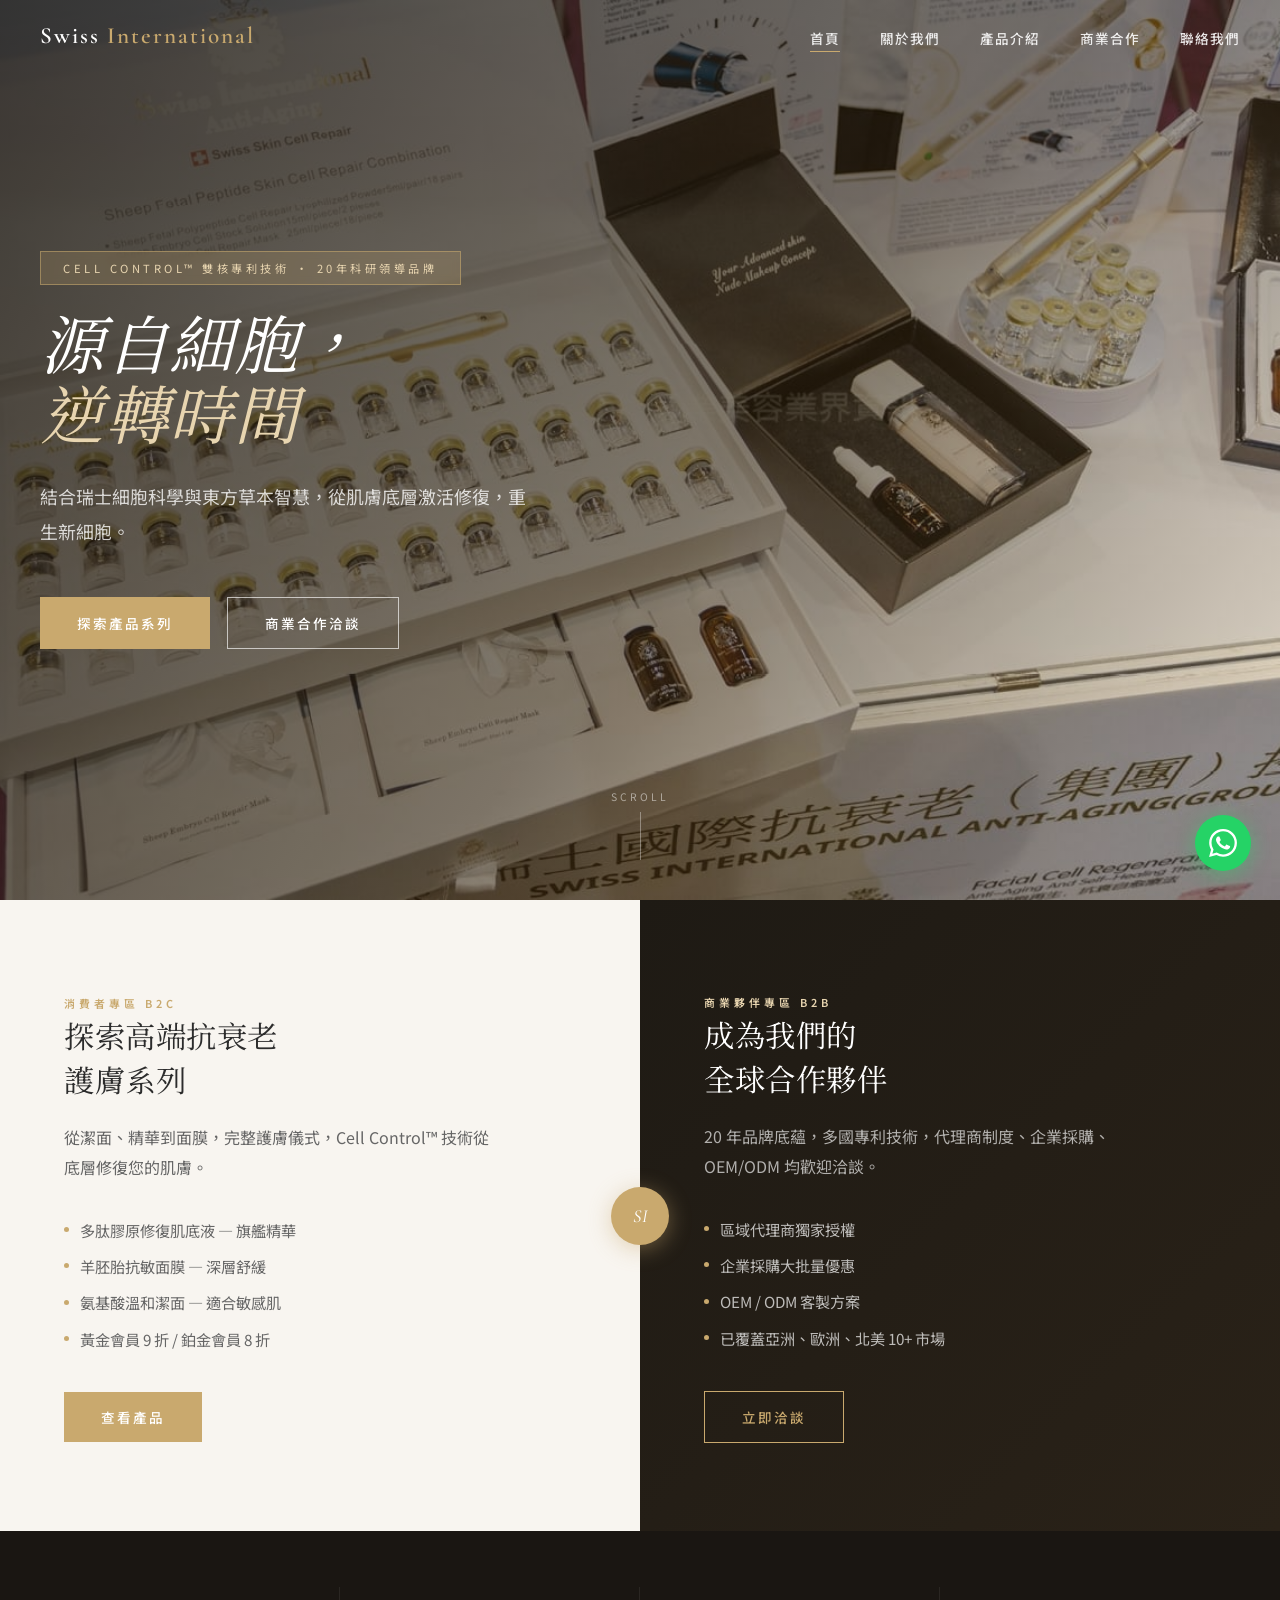
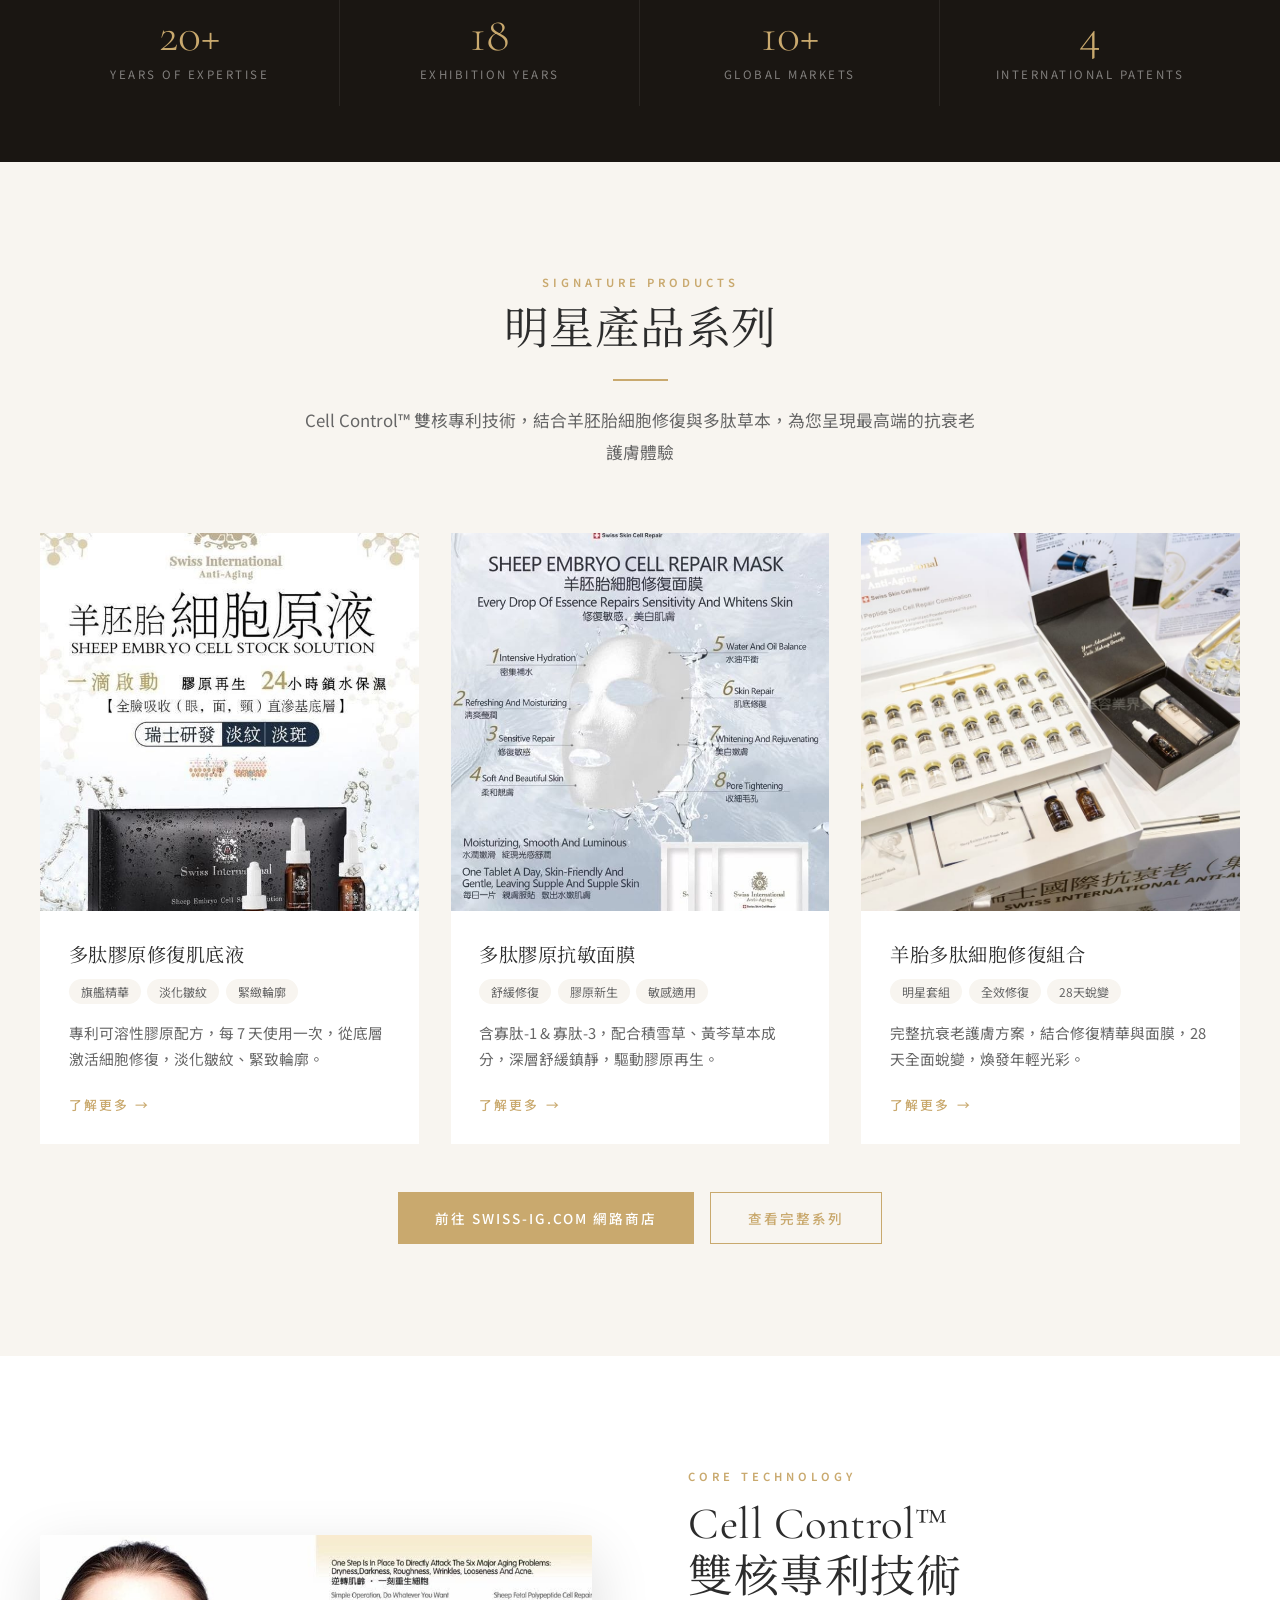
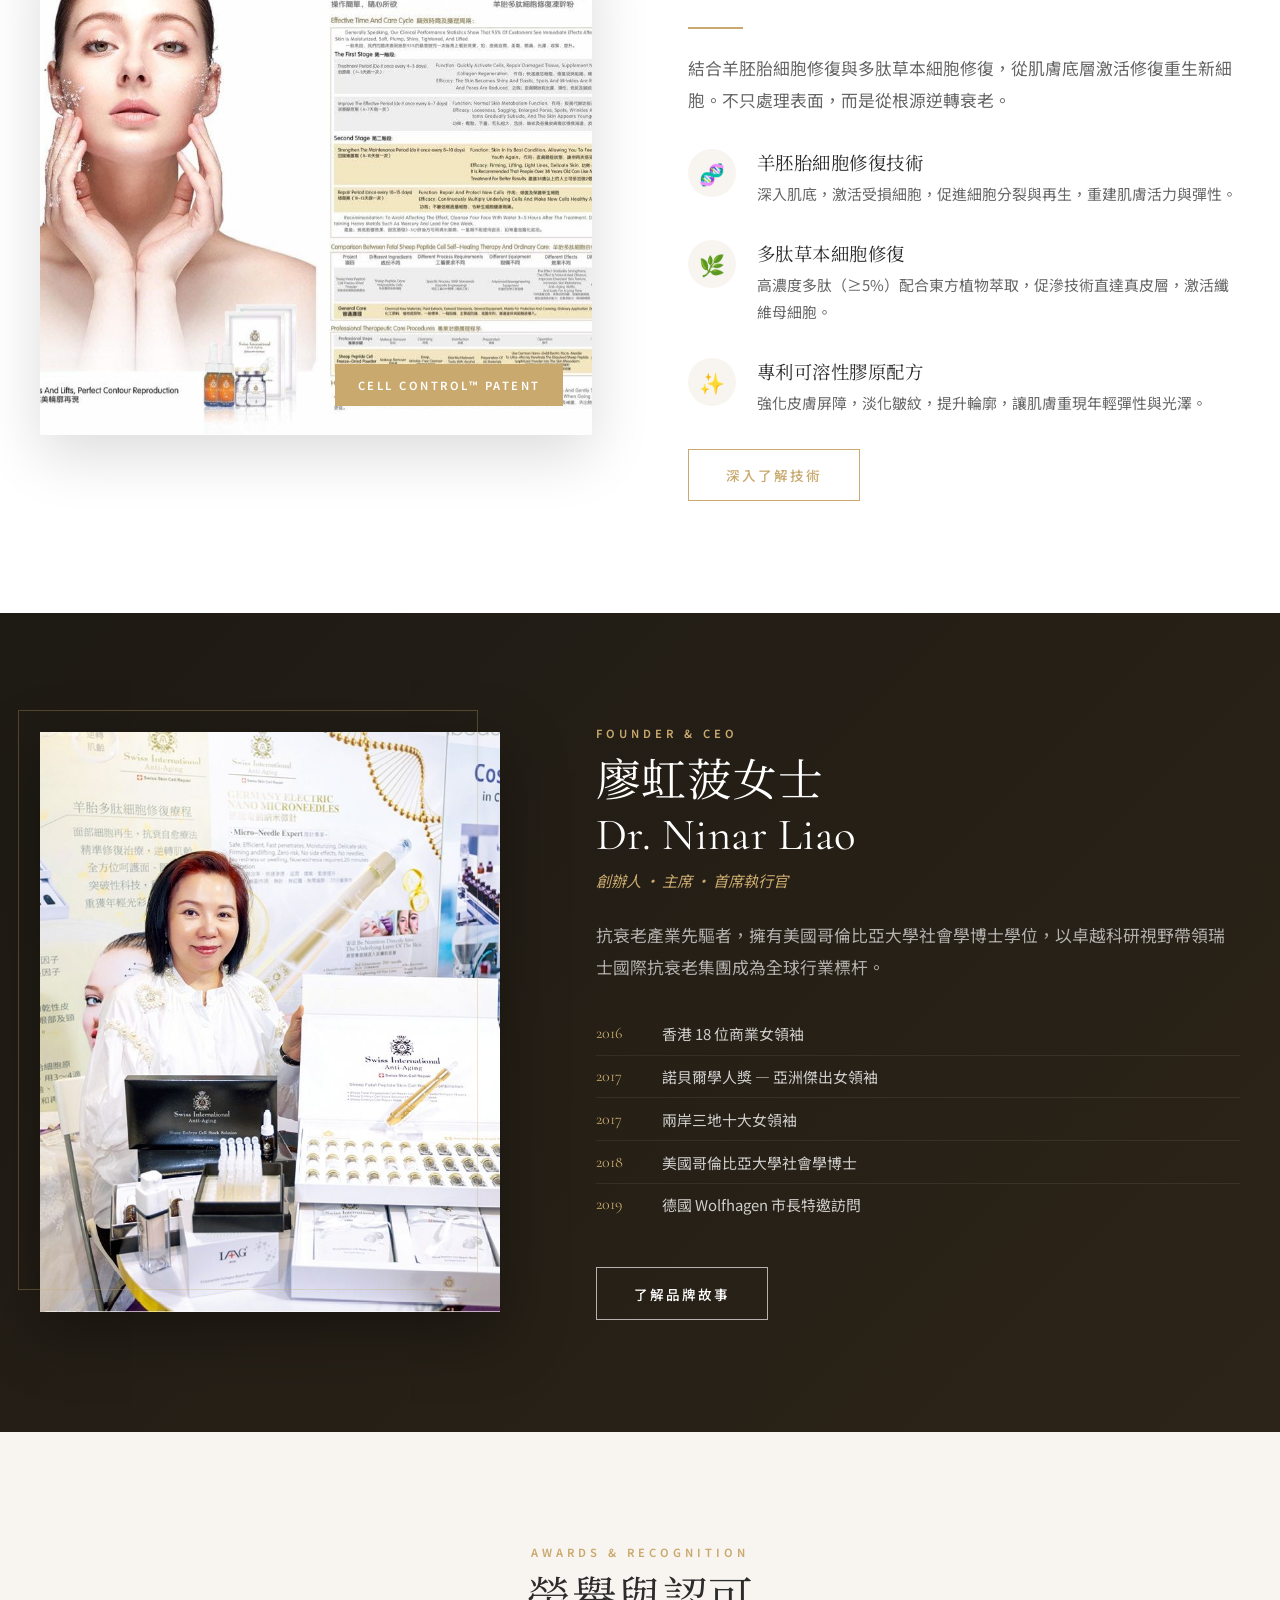
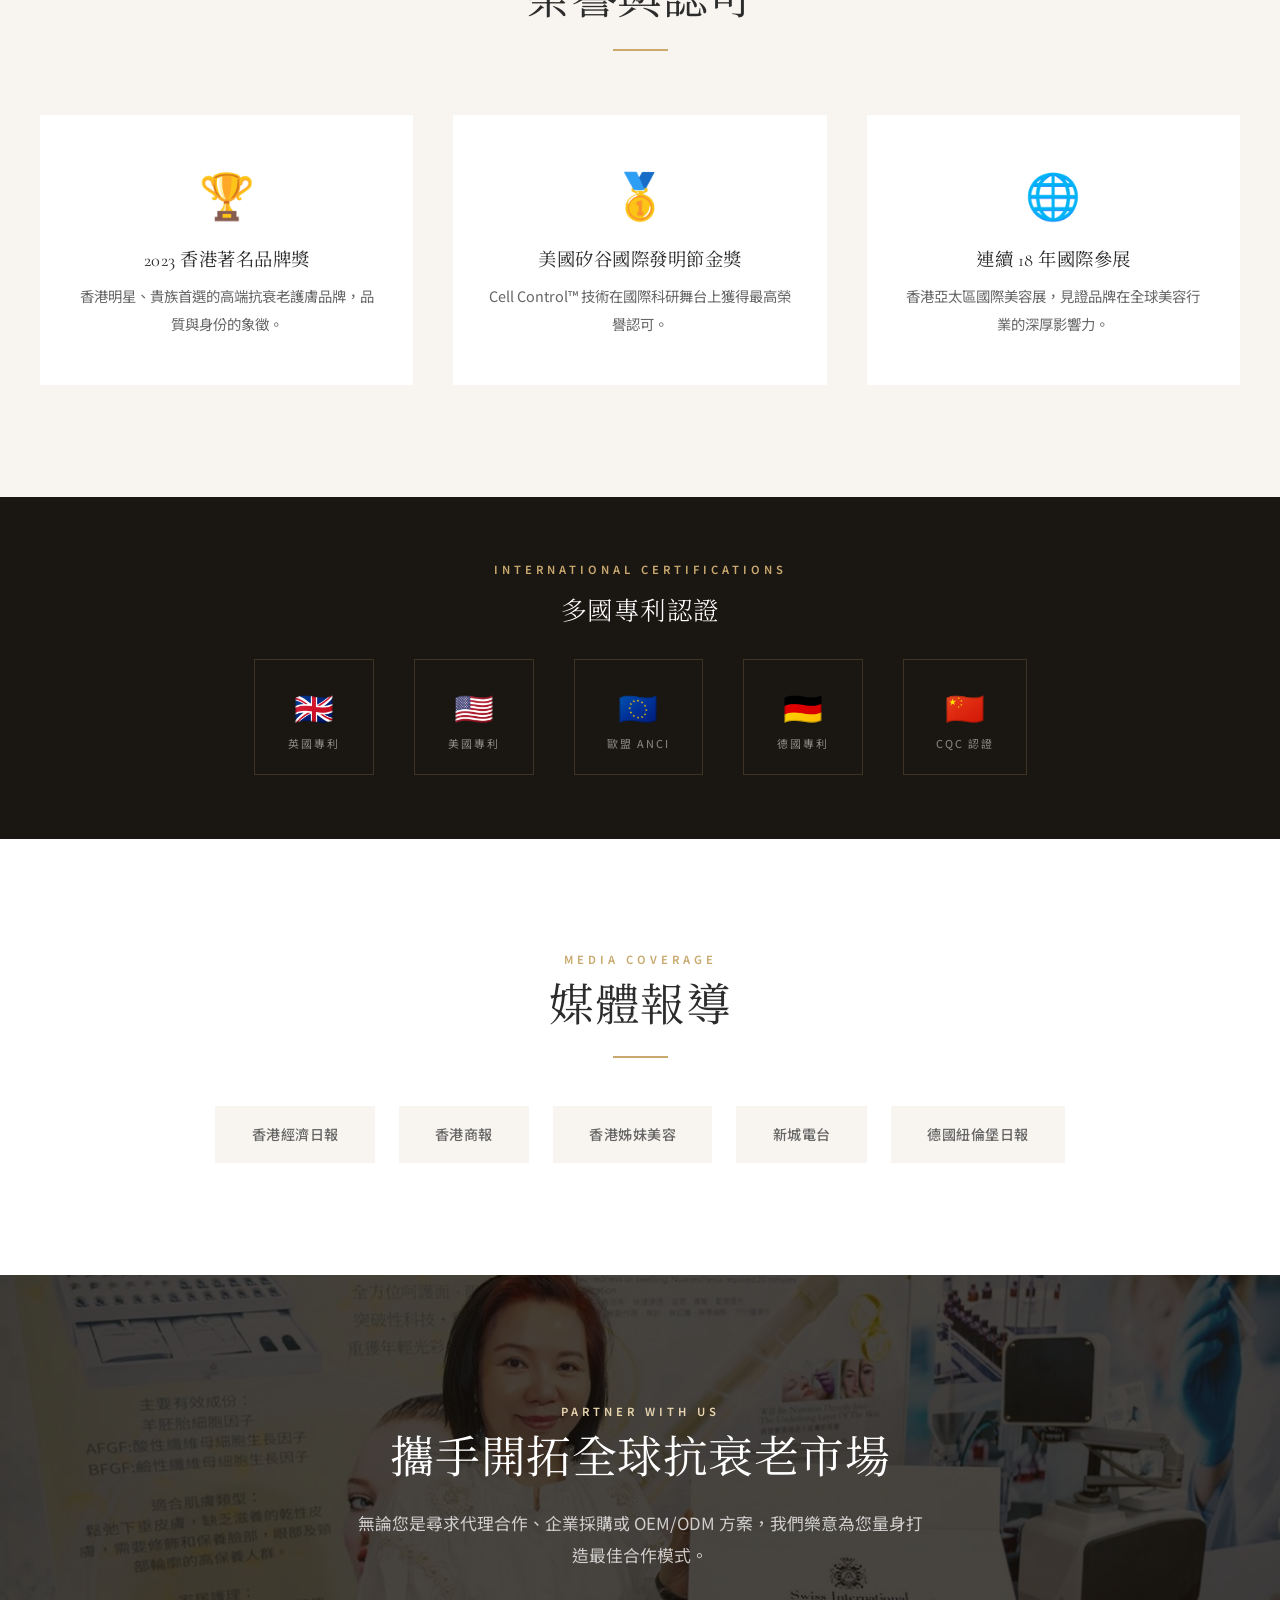
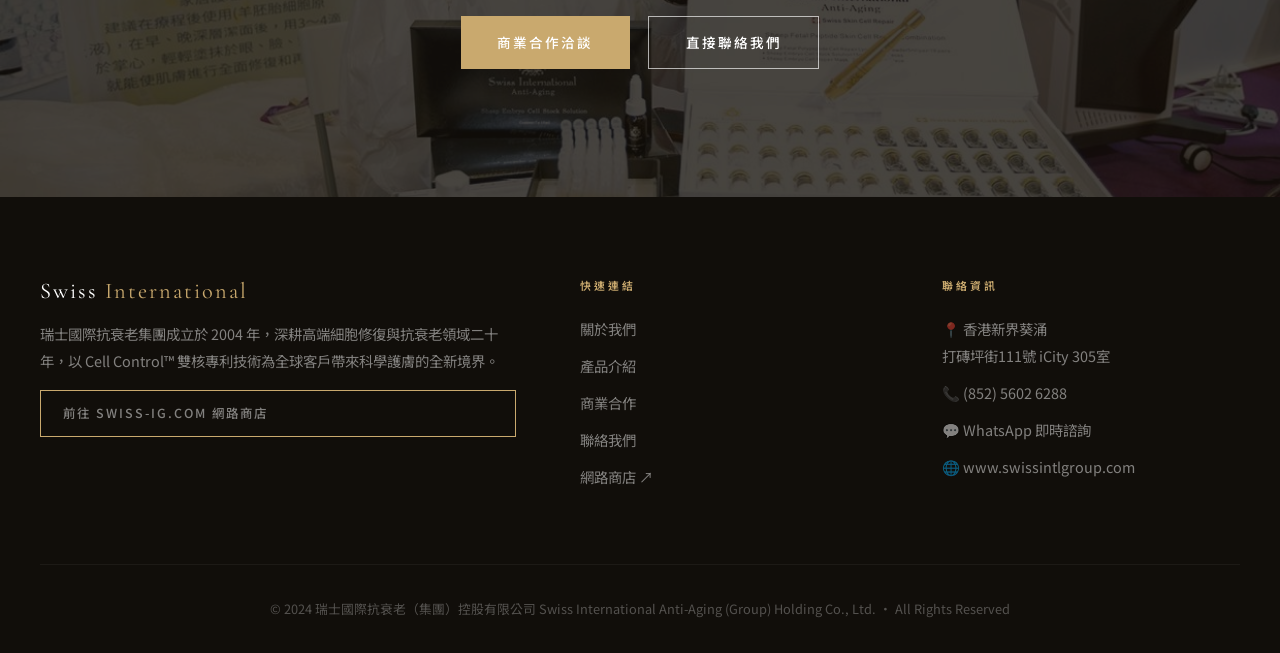
<file: index.html>
<!DOCTYPE html>
<html lang="zh-Hant">
<head>
<meta charset="UTF-8">
<meta name="viewport" content="width=device-width, initial-scale=1.0">
<meta name="description" content="瑞士國際抗衰老集團 - 20年細胞抗衰老科研領導品牌，Cell Control雙核專利技術">
<title>瑞士國際抗衰老集團 | Swiss International Anti-Aging Group</title>
<link rel="preconnect" href="https://fonts.googleapis.com">
<link rel="preconnect" href="https://fonts.gstatic.com" crossorigin>
<link href="https://fonts.googleapis.com/css2?family=Cormorant+Garamond:ital,wght@0,300;0,400;0,600;1,400&family=Noto+Sans+TC:wght@300;400;500&family=Noto+Serif+TC:wght@300;400&display=swap" rel="stylesheet">
<style>
:root{
  --gold:#C9A96E; --gold-d:#9E7D48; --gold-l:#E8D5B0;
  --ivory:#F8F5F0; --ivory-d:#EDE8E0;
  --dark:#1a1612; --dark2:#2C2C2C;
  --gray:#666; --white:#fff;
  --ff-display:'Cormorant Garamond','Noto Serif TC',serif;
  --ff-body:'Noto Sans TC',sans-serif;
  --ease:cubic-bezier(.25,.8,.25,1);
}
*,*::before,*::after{margin:0;padding:0;box-sizing:border-box}
html{scroll-behavior:smooth}
body{font-family:var(--ff-body);color:var(--dark2);background:var(--ivory);overflow-x:hidden}
a{text-decoration:none;color:inherit;transition:all .35s var(--ease)}
img{display:block;max-width:100%;height:auto}
h1,h2,h3,h4{font-family:var(--ff-display);font-weight:400;letter-spacing:.5px}
h1{font-size:clamp(2.4rem,5vw,4.8rem);line-height:1.1}
h2{font-size:clamp(1.8rem,3.5vw,3rem);line-height:1.2}
h3{font-size:clamp(1.3rem,2.5vw,1.9rem)}
p{font-size:1.05rem;color:var(--gray);line-height:1.9}

/* ── Layout ── */
.wrap{max-width:1300px;margin:0 auto;padding:0 2.5rem}
.sec{padding:7rem 0}
.sec-alt{background:var(--white)}
.label{font-size:.7rem;letter-spacing:4px;text-transform:uppercase;color:var(--gold);font-weight:600;display:block;margin-bottom:.9rem}
.title{color:var(--dark2);margin-bottom:1.5rem}
.title::after{content:'';display:block;width:55px;height:2px;background:var(--gold);margin-top:1.3rem}
.title.center::after{margin:1.3rem auto 0}
.desc{max-width:680px;margin:0 auto 4rem;text-align:center;font-size:1.05rem;color:var(--gray)}

/* ── Buttons ── */
.btn{display:inline-flex;align-items:center;gap:.5rem;padding:.95rem 2.3rem;font-size:.85rem;font-weight:500;letter-spacing:2px;text-transform:uppercase;cursor:pointer;transition:all .35s var(--ease);font-family:var(--ff-body)}
.btn-gold{background:var(--gold);color:var(--white)}
.btn-gold:hover{background:var(--gold-d);transform:translateY(-2px);box-shadow:0 8px 28px rgba(201,169,110,.35)}
.btn-white-outline{background:transparent;color:var(--white);border:1.5px solid rgba(255,255,255,.65)}
.btn-white-outline:hover{background:var(--white);color:var(--dark2)}
.btn-gold-outline{background:transparent;color:var(--gold);border:1.5px solid var(--gold)}
.btn-gold-outline:hover{background:var(--gold);color:var(--white);transform:translateY(-2px)}

/* ── Header ── */
.hdr{position:fixed;top:0;left:0;width:100%;z-index:1000;transition:all .4s var(--ease)}
.hdr.solid{background:rgba(255,255,255,.97);backdrop-filter:blur(14px);box-shadow:0 1px 0 rgba(0,0,0,.07)}
.nav{display:flex;align-items:center;justify-content:space-between;padding:1.4rem 2.5rem;transition:all .4s}
.logo{font-family:var(--ff-display);font-size:1.45rem;font-weight:600;letter-spacing:2px;color:var(--white);transition:color .35s}
.hdr.solid .logo{color:var(--dark2)}
.logo span{color:var(--gold)}
.nav-list{display:flex;list-style:none;gap:2.5rem}
.nav-list a{font-size:.85rem;letter-spacing:1px;font-weight:500;color:rgba(255,255,255,.88);position:relative;padding:.3rem 0;transition:all .35s}
.hdr.solid .nav-list a{color:var(--dark2)}
.nav-list a::after{content:'';position:absolute;bottom:0;left:0;width:0;height:1.5px;background:var(--gold);transition:width .35s}
.nav-list a:hover::after,.nav-list a.active::after{width:100%}
.nav-list a:hover{color:var(--gold)}
.burger{display:none;flex-direction:column;gap:5px;cursor:pointer;background:none;border:none;padding:4px}
.burger span{width:25px;height:2px;background:var(--white);border-radius:2px;transition:all .35s}
.hdr.solid .burger span{background:var(--dark2)}

/* ── Hero ── */
.hero{position:relative;height:100vh;min-height:680px;display:flex;align-items:center;overflow:hidden}
.hero-bg{position:absolute;inset:0;background:url('images/product-set.jpg') center/cover no-repeat;transform:scale(1.06);transition:transform 7s ease}
.hero.loaded .hero-bg{transform:scale(1)}
.hero-ov{position:absolute;inset:0;background:linear-gradient(125deg,rgba(20,16,10,.82) 0%,rgba(40,28,10,.58) 55%,rgba(201,169,110,.18) 100%)}
.hero-inner{position:relative;z-index:2;width:100%}
.hero-badge{display:inline-block;padding:.5rem 1.4rem;background:rgba(201,169,110,.22);border:1px solid rgba(201,169,110,.55);color:var(--gold-l);font-size:.7rem;letter-spacing:3.5px;text-transform:uppercase;margin-bottom:1.8rem;backdrop-filter:blur(4px)}
.hero h1{color:var(--white);max-width:640px;margin-bottom:1.5rem;font-style:italic}
.hero h1 em{color:var(--gold-l);font-style:italic}
.hero-sub{color:rgba(255,255,255,.78);font-size:1.12rem;max-width:500px;margin-bottom:3rem;line-height:1.95}
.hero-btns{display:flex;gap:1.1rem;flex-wrap:wrap}
.hero-line{position:absolute;bottom:2.5rem;left:50%;transform:translateX(-50%);display:flex;flex-direction:column;align-items:center;gap:.5rem;z-index:2}
.hero-line span{font-size:.65rem;letter-spacing:3px;text-transform:uppercase;color:rgba(255,255,255,.5)}
.hero-line::after{content:'';width:1px;height:48px;background:rgba(255,255,255,.35);animation:lineGrow 2s ease infinite}
@keyframes lineGrow{0%,100%{opacity:.4;height:30px}50%{opacity:1;height:48px}}

/* ── Split ── */
.split{display:grid;grid-template-columns:1fr 1fr;position:relative}
.split-panel{padding:5.5rem 4rem;display:flex;flex-direction:column;justify-content:center}
.split-panel.p-light{background:var(--ivory)}
.split-panel.p-dark{background:linear-gradient(135deg,#1e1a14 0%,#2a2218 100%)}
.sp-label{font-size:.68rem;letter-spacing:4px;text-transform:uppercase;font-weight:600;margin-bottom:1rem}
.p-light .sp-label{color:var(--gold)}
.p-dark .sp-label{color:var(--gold-l)}
.split-panel h3{margin-bottom:1.3rem}
.p-light h3{color:var(--dark2)}
.p-dark h3{color:var(--white)}
.split-panel p{margin-bottom:1.8rem;font-size:1rem}
.p-dark p{color:rgba(255,255,255,.65)}
.sp-list{list-style:none;margin-bottom:2.2rem}
.sp-list li{padding:.45rem 0;font-size:.95rem;display:flex;align-items:center;gap:.7rem}
.p-light .sp-list li{color:var(--gray)}
.p-dark .sp-list li{color:rgba(255,255,255,.7)}
.sp-list li::before{content:'';width:5px;height:5px;border-radius:50%;background:var(--gold);flex-shrink:0}
.split-badge{position:absolute;left:50%;top:50%;transform:translate(-50%,-50%);width:58px;height:58px;background:var(--gold);border-radius:50%;display:flex;align-items:center;justify-content:center;color:var(--white);font-family:var(--ff-display);font-size:1.15rem;font-style:italic;box-shadow:0 4px 22px rgba(201,169,110,.45);z-index:5}

/* ── Stats ── */
.stats{background:#1a1612;padding:3.5rem 0}
.stats-g{display:grid;grid-template-columns:repeat(4,1fr);text-align:center}
.stat{padding:1.5rem 1rem;border-right:1px solid rgba(255,255,255,.07)}
.stat:last-child{border-right:none}
.stat-n{font-family:var(--ff-display);font-size:3rem;color:var(--gold);font-weight:300;line-height:1;margin-bottom:.4rem}
.stat-l{font-size:.72rem;letter-spacing:2.5px;text-transform:uppercase;color:rgba(255,255,255,.45)}

/* ── Products ── */
.prod-grid{display:grid;grid-template-columns:repeat(3,1fr);gap:2rem}
.prod-card{background:var(--white);overflow:hidden;transition:transform .4s var(--ease),box-shadow .4s}
.prod-card:hover{transform:translateY(-8px);box-shadow:0 22px 55px rgba(0,0,0,.12)}
.prod-img{aspect-ratio:1;overflow:hidden;background:var(--ivory-d)}
.prod-img img{width:100%;height:100%;object-fit:cover;transition:transform .6s ease}
.prod-card:hover .prod-img img{transform:scale(1.07)}
.prod-body{padding:1.8rem}
.prod-body h4{font-family:var(--ff-display);font-size:1.2rem;color:var(--dark2);margin-bottom:.7rem;font-weight:400}
.prod-tags{display:flex;flex-wrap:wrap;gap:.4rem;margin-bottom:1rem}
.prod-tag{padding:.25rem .75rem;background:var(--ivory);color:var(--gray);font-size:.75rem;border-radius:20px}
.prod-body p{font-size:.92rem;line-height:1.75;margin-bottom:1.2rem}
.prod-link{font-size:.8rem;letter-spacing:2px;text-transform:uppercase;color:var(--gold);font-weight:500;display:inline-flex;align-items:center;gap:.4rem}
.prod-link:hover{gap:.8rem;color:var(--gold-d)}
.prod-link::after{content:'→'}

/* ── Tech ── */
.tech-layout{display:grid;grid-template-columns:1fr 1fr;gap:6rem;align-items:center}
.tech-img{position:relative;overflow:hidden;border-radius:2px;box-shadow:0 20px 60px rgba(0,0,0,.14)}
.tech-img img{width:100%;height:500px;object-fit:cover}
.tech-badge{position:absolute;bottom:1.8rem;right:1.8rem;background:var(--gold);color:var(--white);padding:.8rem 1.4rem;font-size:.7rem;letter-spacing:2.5px;text-transform:uppercase;font-weight:600}
.tech-items{display:flex;flex-direction:column;gap:2rem;margin:2rem 0}
.ti{display:flex;gap:1.3rem;align-items:flex-start}
.ti-icon{width:48px;height:48px;min-width:48px;background:var(--ivory);border-radius:50%;display:flex;align-items:center;justify-content:center;font-size:1.3rem}
.ti-body h4{font-family:var(--ff-display);font-size:1.15rem;color:var(--dark2);margin-bottom:.4rem;font-weight:400}
.ti-body p{font-size:.93rem;line-height:1.8}

/* ── Founder ── */
.founder{background:linear-gradient(135deg,#1e1a14 0%,#2c2418 100%);padding:7rem 0}
.founder-layout{display:grid;grid-template-columns:1fr 1.4fr;gap:6rem;align-items:center}
.founder-img-wrap{position:relative}
.founder-img{overflow:hidden;box-shadow:0 20px 60px rgba(0,0,0,.35)}
.founder-img img{width:100%;height:580px;object-fit:cover;object-position:center top}
.founder-frame{position:absolute;top:-1.4rem;left:-1.4rem;right:1.4rem;bottom:1.4rem;border:1px solid rgba(201,169,110,.3);pointer-events:none}
.fc .label{color:var(--gold)}
.fc h2{color:var(--white);margin-bottom:.4rem}
.fc .ftitle{color:var(--gold);font-size:.95rem;font-style:italic;margin-bottom:1.8rem;display:block}
.fc p{color:rgba(255,255,255,.65);margin-bottom:1.3rem}
.honors{list-style:none;margin:1.8rem 0}
.honors li{display:flex;gap:1rem;align-items:flex-start;padding:.65rem 0;border-bottom:1px solid rgba(255,255,255,.07);color:rgba(255,255,255,.78);font-size:.93rem}
.honors li:last-child{border-bottom:none}
.honors .yr{color:var(--gold);font-family:var(--ff-display);min-width:50px;font-size:1rem}

/* ── Awards ── */
.awards-g{display:grid;grid-template-columns:repeat(3,1fr);gap:2.5rem}
.award-card{background:var(--white);padding:2.8rem 2.2rem;text-align:center;transition:all .4s;border-bottom:3px solid transparent}
.award-card:hover{border-bottom-color:var(--gold);transform:translateY(-5px);box-shadow:0 12px 40px rgba(0,0,0,.09)}
.aw-icon{font-size:2.8rem;margin-bottom:1.3rem}
.award-card h4{font-family:var(--ff-display);font-size:1.15rem;color:var(--dark2);margin-bottom:.7rem;font-weight:400}
.award-card p{font-size:.9rem}

/* ── Certs bar ── */
.cert-bar{background:#1a1612;padding:4rem 0}
.cert-g{display:flex;justify-content:center;align-items:center;gap:2.5rem;flex-wrap:wrap;margin-top:2rem}
.cert-item{text-align:center;padding:1.4rem 2rem;border:1px solid rgba(201,169,110,.2);min-width:120px;transition:all .35s}
.cert-item:hover{border-color:var(--gold)}
.cert-flag{font-size:2rem;margin-bottom:.4rem}
.cert-l{font-size:.68rem;letter-spacing:2px;text-transform:uppercase;color:rgba(255,255,255,.5)}

/* ── Media ── */
.media-row{display:flex;justify-content:center;flex-wrap:wrap;gap:1.5rem}
.med-logo{padding:1.1rem 2.2rem;background:var(--ivory);color:var(--gray);font-size:.88rem;font-weight:500;letter-spacing:.5px;transition:all .35s;border:1px solid transparent}
.med-logo:hover{border-color:var(--gold);color:var(--gold);background:var(--white)}

/* ── CTA ── */
.cta{position:relative;padding:8rem 0;text-align:center;background:url('images/brand-exhibition.jpg') center/cover no-repeat}
.cta::before{content:'';position:absolute;inset:0;background:rgba(20,16,10,.78)}
.cta .wrap{position:relative;z-index:1}
.cta h2{color:var(--white);margin-bottom:1.3rem}
.cta p{color:rgba(255,255,255,.75);max-width:580px;margin:0 auto 2.8rem;font-size:1.05rem}
.cta-btns{display:flex;gap:1.1rem;justify-content:center;flex-wrap:wrap}

/* ── Footer ── */
.ftr{background:#110e0a;padding:5rem 0 2rem}
.ftr-g{display:grid;grid-template-columns:1.6fr 1fr 1fr;gap:4rem;margin-bottom:4rem}
.ftr-logo{font-family:var(--ff-display);font-size:1.4rem;color:var(--white);letter-spacing:2px;margin-bottom:1rem;display:block}
.ftr-logo span{color:var(--gold)}
.ftr p,.ftr a{color:rgba(255,255,255,.48);font-size:.9rem;line-height:1.9;margin-bottom:.6rem;display:block}
.ftr a:hover{color:var(--gold)}
.ftr h5{font-size:.68rem;letter-spacing:3px;text-transform:uppercase;color:var(--gold);margin-bottom:1.4rem;font-weight:600;font-family:var(--ff-body)}
.ftr ul{list-style:none}
.ftr ul li{margin-bottom:.6rem}
.ftr-btm{padding-top:2rem;border-top:1px solid rgba(255,255,255,.05);text-align:center}
.ftr-btm p{color:rgba(255,255,255,.28);font-size:.8rem;margin-bottom:0}

/* ── WhatsApp ── */
.wa{position:fixed;bottom:1.8rem;right:1.8rem;width:56px;height:56px;background:#25D366;border-radius:50%;display:flex;align-items:center;justify-content:center;box-shadow:0 4px 20px rgba(37,211,102,.45);z-index:990;transition:all .35s}
.wa:hover{transform:scale(1.12)}
.wa svg{width:28px;height:28px;fill:white}

/* ── Loader ── */
.ldr{position:fixed;inset:0;background:var(--ivory);display:flex;flex-direction:column;align-items:center;justify-content:center;z-index:9999;transition:opacity .6s ease}
.ldr.out{opacity:0;pointer-events:none}
.ldr-logo{font-family:var(--ff-display);font-size:1.8rem;color:var(--dark2);letter-spacing:4px;margin-bottom:1.8rem}
.ldr-logo span{color:var(--gold)}
.ldr-bar{width:100px;height:1.5px;background:rgba(0,0,0,.1);position:relative;overflow:hidden}
.ldr-bar::after{content:'';position:absolute;left:-100%;top:0;width:100%;height:100%;background:var(--gold);animation:barIn 1s ease forwards .2s}
@keyframes barIn{to{left:0}}

/* ── Reveal ── */
.rv{opacity:0;transform:translateY(28px);transition:opacity .7s ease,transform .7s ease}
.rv.on{opacity:1;transform:translateY(0)}
.rv-delay1{transition-delay:.1s}
.rv-delay2{transition-delay:.2s}
.rv-delay3{transition-delay:.3s}

/* ── Responsive ── */
@media(max-width:1024px){
  .tech-layout,.founder-layout{grid-template-columns:1fr;gap:3rem}
  .tech-img img,.founder-img img{height:380px}
  .awards-g{grid-template-columns:1fr 1fr}
  .prod-grid{grid-template-columns:1fr 1fr}
  .ftr-g{grid-template-columns:1fr 1fr;gap:2.5rem}
}
@media(max-width:768px){
  .wrap{padding:0 1.4rem}
  .sec{padding:4.5rem 0}
  .nav{padding:1.1rem 1.4rem}
  .nav-list{display:none;position:fixed;top:0;right:-100%;width:270px;height:100vh;background:var(--white);flex-direction:column;padding:4.5rem 2rem 2rem;box-shadow:-5px 0 30px rgba(0,0,0,.1);transition:right .4s var(--ease);gap:0}
  .nav-list.open{right:0;display:flex}
  .nav-list a{color:var(--dark2)!important;padding:.9rem 0;border-bottom:1px solid var(--ivory-d);font-size:.95rem}
  .burger{display:flex}
  .split{grid-template-columns:1fr}
  .split-panel{padding:3.5rem 1.8rem}
  .split-badge{display:none}
  .stats-g{grid-template-columns:1fr 1fr}
  .stat{border-right:none;border-bottom:1px solid rgba(255,255,255,.06)}
  .stat:nth-child(odd){border-right:1px solid rgba(255,255,255,.06)}
  .prod-grid{grid-template-columns:1fr}
  .awards-g{grid-template-columns:1fr}
  .cert-g{gap:1rem}
  .cert-item{padding:1rem 1.3rem;min-width:90px}
  .hero-btns{flex-direction:column;align-items:flex-start}
  .founder-img img{height:300px}
  .ftr-g{grid-template-columns:1fr}
  .cta-btns{flex-direction:column;align-items:center}
}
</style>
</head>
<body>

<!-- Loader -->
<div class="ldr" id="ldr">
  <div class="ldr-logo">Swiss <span>International</span></div>
  <div class="ldr-bar"></div>
</div>

<!-- WhatsApp -->
<a href="https://wa.me/85256026288" target="_blank" class="wa" aria-label="WhatsApp">
  <svg viewBox="0 0 24 24"><path d="M17.472 14.382c-.297-.149-1.758-.867-2.03-.967-.273-.099-.471-.148-.67.15-.197.297-.767.966-.94 1.164-.173.199-.347.223-.644.075-.297-.15-1.255-.463-2.39-1.475-.883-.788-1.48-1.761-1.653-2.059-.173-.297-.018-.458.13-.606.134-.133.298-.347.446-.52.149-.174.198-.298.298-.497.099-.198.05-.371-.025-.52-.075-.149-.669-1.612-.916-2.207-.242-.579-.487-.5-.669-.51-.173-.008-.371-.01-.57-.01-.198 0-.52.074-.792.372-.272.297-1.04 1.016-1.04 2.479 0 1.462 1.065 2.875 1.213 3.074.149.198 2.096 3.2 5.077 4.487.709.306 1.262.489 1.694.625.712.227 1.36.195 1.871.118.571-.085 1.758-.719 2.006-1.413.248-.694.248-1.289.173-1.413-.074-.124-.272-.198-.57-.347m-5.421 7.403h-.004a9.87 9.87 0 01-5.031-1.378l-.361-.214-3.741.982.998-3.648-.235-.374a9.86 9.86 0 01-1.51-5.26c.001-5.45 4.436-9.884 9.888-9.884 2.64 0 5.122 1.03 6.988 2.898a9.825 9.825 0 012.893 6.994c-.003 5.45-4.437 9.884-9.885 9.884m8.413-18.297A11.815 11.815 0 0012.05 0C5.495 0 .16 5.335.157 11.892c0 2.096.547 4.142 1.588 5.945L.057 24l6.305-1.654a11.882 11.882 0 005.683 1.448h.005c6.554 0 11.890-5.335 11.893-11.893a11.821 11.821 0 00-3.48-8.413Z"/></svg>
</a>

<!-- Header -->
<header class="hdr" id="hdr">
  <div class="nav">
    <a href="index.html" class="logo">Swiss <span>International</span></a>
    <ul class="nav-list" id="navList">
      <li><a href="index.html" class="active">首頁</a></li>
      <li><a href="about.html">關於我們</a></li>
      <li><a href="products.html">產品介紹</a></li>
      <li><a href="partnership.html">商業合作</a></li>
      <li><a href="contact.html">聯絡我們</a></li>
    </ul>
    <button class="burger" id="burger" aria-label="選單">
      <span></span><span></span><span></span>
    </button>
  </div>
</header>

<!-- Hero -->
<section class="hero" id="hero">
  <div class="hero-bg"></div>
  <div class="hero-ov"></div>
  <div class="hero-inner wrap">
    <div class="hero-badge">Cell Control™ 雙核專利技術 · 20年科研領導品牌</div>
    <h1>源自細胞，<br><em>逆轉時間</em></h1>
    <p class="hero-sub">結合瑞士細胞科學與東方草本智慧，從肌膚底層激活修復，重生新細胞。</p>
    <div class="hero-btns">
      <a href="products.html" class="btn btn-gold">探索產品系列</a>
      <a href="partnership.html" class="btn btn-white-outline">商業合作洽談</a>
    </div>
  </div>
  <div class="hero-line"><span>Scroll</span></div>
</section>

<!-- Split B2C / B2B -->
<div class="split rv">
  <div class="split-panel p-light">
    <div style="max-width:440px">
      <span class="sp-label">消費者專區 B2C</span>
      <h3>探索高端抗衰老<br>護膚系列</h3>
      <p>從潔面、精華到面膜，完整護膚儀式，Cell Control™ 技術從底層修復您的肌膚。</p>
      <ul class="sp-list">
        <li>多肽膠原修復肌底液 — 旗艦精華</li>
        <li>羊胚胎抗敏面膜 — 深層舒緩</li>
        <li>氨基酸溫和潔面 — 適合敏感肌</li>
        <li>黃金會員 9 折 / 鉑金會員 8 折</li>
      </ul>
      <a href="products.html" class="btn btn-gold">查看產品</a>
    </div>
  </div>
  <div class="split-panel p-dark">
    <div style="max-width:440px">
      <span class="sp-label">商業夥伴專區 B2B</span>
      <h3 style="color:#fff">成為我們的<br>全球合作夥伴</h3>
      <p>20 年品牌底蘊，多國專利技術，代理商制度、企業採購、OEM/ODM 均歡迎洽談。</p>
      <ul class="sp-list">
        <li>區域代理商獨家授權</li>
        <li>企業採購大批量優惠</li>
        <li>OEM / ODM 客製方案</li>
        <li>已覆蓋亞洲、歐洲、北美 10+ 市場</li>
      </ul>
      <a href="partnership.html" class="btn btn-gold-outline">立即洽談</a>
    </div>
  </div>
  <div class="split-badge">SI</div>
</div>

<!-- Stats -->
<div class="stats">
  <div class="wrap">
    <div class="stats-g">
      <div class="stat rv"><div class="stat-n">20+</div><div class="stat-l">Years of Expertise</div></div>
      <div class="stat rv rv-delay1"><div class="stat-n">18</div><div class="stat-l">Exhibition Years</div></div>
      <div class="stat rv rv-delay2"><div class="stat-n">10+</div><div class="stat-l">Global Markets</div></div>
      <div class="stat rv rv-delay3"><div class="stat-n">4</div><div class="stat-l">International Patents</div></div>
    </div>
  </div>
</div>

<!-- Products -->
<section class="sec">
  <div class="wrap">
    <div style="text-align:center;margin-bottom:4rem">
      <span class="label">Signature Products</span>
      <h2 class="title center">明星產品系列</h2>
      <p class="desc">Cell Control™ 雙核專利技術，結合羊胚胎細胞修復與多肽草本，為您呈現最高端的抗衰老護膚體驗</p>
    </div>
    <div class="prod-grid">
      <article class="prod-card rv">
        <div class="prod-img"><img src="images/product-serum.jpg" alt="多肽膠原修復肌底液" loading="lazy"></div>
        <div class="prod-body">
          <h4>多肽膠原修復肌底液</h4>
          <div class="prod-tags"><span class="prod-tag">旗艦精華</span><span class="prod-tag">淡化皺紋</span><span class="prod-tag">緊緻輪廓</span></div>
          <p>專利可溶性膠原配方，每 7 天使用一次，從底層激活細胞修復，淡化皺紋、緊致輪廓。</p>
          <a href="products.html#product1" class="prod-link">了解更多</a>
        </div>
      </article>
      <article class="prod-card rv rv-delay1">
        <div class="prod-img"><img src="images/product-mask.jpg" alt="多肽膠原抗敏面膜" loading="lazy"></div>
        <div class="prod-body">
          <h4>多肽膠原抗敏面膜</h4>
          <div class="prod-tags"><span class="prod-tag">舒緩修復</span><span class="prod-tag">膠原新生</span><span class="prod-tag">敏感適用</span></div>
          <p>含寡肽-1 & 寡肽-3，配合積雪草、黃芩草本成分，深層舒緩鎮靜，驅動膠原再生。</p>
          <a href="products.html#product2" class="prod-link">了解更多</a>
        </div>
      </article>
      <article class="prod-card rv rv-delay2">
        <div class="prod-img"><img src="images/product-set.jpg" alt="羊胎多肽修復套組" loading="lazy"></div>
        <div class="prod-body">
          <h4>羊胎多肽細胞修復組合</h4>
          <div class="prod-tags"><span class="prod-tag">明星套組</span><span class="prod-tag">全效修復</span><span class="prod-tag">28天蛻變</span></div>
          <p>完整抗衰老護膚方案，結合修復精華與面膜，28 天全面蛻變，煥發年輕光彩。</p>
          <a href="products.html" class="prod-link">了解更多</a>
        </div>
      </article>
    </div>
    <div style="text-align:center;margin-top:3rem;display:flex;gap:1rem;justify-content:center;flex-wrap:wrap">
      <a href="http://swiss-ig.com" target="_blank" class="btn btn-gold">前往 swiss-ig.com 網路商店</a>
      <a href="products.html" class="btn btn-gold-outline">查看完整系列</a>
    </div>
  </div>
</section>

<!-- Tech -->
<section class="sec sec-alt">
  <div class="wrap">
    <div class="tech-layout">
      <div class="tech-img rv">
        <img src="images/product-poster.jpg" alt="Cell Control 雙核專利技術" loading="lazy">
        <div class="tech-badge">Cell Control™ Patent</div>
      </div>
      <div class="rv rv-delay1">
        <span class="label">Core Technology</span>
        <h2 class="title" style="text-align:left">Cell Control™<br>雙核專利技術</h2>
        <p>結合羊胚胎細胞修復與多肽草本細胞修復，從肌膚底層激活修復重生新細胞。不只處理表面，而是從根源逆轉衰老。</p>
        <div class="tech-items">
          <div class="ti">
            <div class="ti-icon">🧬</div>
            <div class="ti-body">
              <h4>羊胚胎細胞修復技術</h4>
              <p>深入肌底，激活受損細胞，促進細胞分裂與再生，重建肌膚活力與彈性。</p>
            </div>
          </div>
          <div class="ti">
            <div class="ti-icon">🌿</div>
            <div class="ti-body">
              <h4>多肽草本細胞修復</h4>
              <p>高濃度多肽（≥5%）配合東方植物萃取，促滲技術直達真皮層，激活纖維母細胞。</p>
            </div>
          </div>
          <div class="ti">
            <div class="ti-icon">✨</div>
            <div class="ti-body">
              <h4>專利可溶性膠原配方</h4>
              <p>強化皮膚屏障，淡化皺紋，提升輪廓，讓肌膚重現年輕彈性與光澤。</p>
            </div>
          </div>
        </div>
        <a href="about.html" class="btn btn-gold-outline">深入了解技術</a>
      </div>
    </div>
  </div>
</section>

<!-- Founder -->
<section class="founder">
  <div class="wrap">
    <div class="founder-layout">
      <div class="founder-img-wrap rv">
        <div class="founder-img">
          <img src="images/brand-exhibition.jpg" alt="廖虹菠女士 Dr. Ninar Liao — 品牌創辦人" loading="lazy">
        </div>
        <div class="founder-frame"></div>
      </div>
      <div class="fc rv rv-delay1">
        <span class="label">Founder &amp; CEO</span>
        <h2>廖虹菠女士<br>Dr. Ninar Liao</h2>
        <span class="ftitle">創辦人 · 主席 · 首席執行官</span>
        <p>抗衰老產業先驅者，擁有美國哥倫比亞大學社會學博士學位，以卓越科研視野帶領瑞士國際抗衰老集團成為全球行業標杆。</p>
        <ul class="honors">
          <li><span class="yr">2016</span>香港 18 位商業女領袖</li>
          <li><span class="yr">2017</span>諾貝爾學人獎 — 亞洲傑出女領袖</li>
          <li><span class="yr">2017</span>兩岸三地十大女領袖</li>
          <li><span class="yr">2018</span>美國哥倫比亞大學社會學博士</li>
          <li><span class="yr">2019</span>德國 Wolfhagen 市長特邀訪問</li>
        </ul>
        <a href="about.html" class="btn btn-white-outline" style="margin-top:.8rem">了解品牌故事</a>
      </div>
    </div>
  </div>
</section>

<!-- Awards -->
<section class="sec">
  <div class="wrap">
    <div style="text-align:center;margin-bottom:4rem">
      <span class="label">Awards &amp; Recognition</span>
      <h2 class="title center">榮譽與認可</h2>
    </div>
    <div class="awards-g">
      <div class="award-card rv">
        <div class="aw-icon">🏆</div>
        <h4>2023 香港著名品牌獎</h4>
        <p>香港明星、貴族首選的高端抗衰老護膚品牌，品質與身份的象徵。</p>
      </div>
      <div class="award-card rv rv-delay1">
        <div class="aw-icon">🥇</div>
        <h4>美國矽谷國際發明節金獎</h4>
        <p>Cell Control™ 技術在國際科研舞台上獲得最高榮譽認可。</p>
      </div>
      <div class="award-card rv rv-delay2">
        <div class="aw-icon">🌐</div>
        <h4>連續 18 年國際參展</h4>
        <p>香港亞太區國際美容展，見證品牌在全球美容行業的深厚影響力。</p>
      </div>
    </div>
  </div>
</section>

<!-- Certifications -->
<div class="cert-bar">
  <div class="wrap">
    <div style="text-align:center">
      <span class="label" style="color:var(--gold)">International Certifications</span>
      <h3 style="color:var(--white);font-family:var(--ff-display);font-weight:300;margin-top:.5rem;font-size:1.6rem">多國專利認證</h3>
    </div>
    <div class="cert-g">
      <div class="cert-item"><div class="cert-flag">🇬🇧</div><div class="cert-l">英國專利</div></div>
      <div class="cert-item"><div class="cert-flag">🇺🇸</div><div class="cert-l">美國專利</div></div>
      <div class="cert-item"><div class="cert-flag">🇪🇺</div><div class="cert-l">歐盟 ANCI</div></div>
      <div class="cert-item"><div class="cert-flag">🇩🇪</div><div class="cert-l">德國專利</div></div>
      <div class="cert-item"><div class="cert-flag">🇨🇳</div><div class="cert-l">CQC 認證</div></div>
    </div>
  </div>
</div>

<!-- Media -->
<section class="sec sec-alt">
  <div class="wrap">
    <div style="text-align:center;margin-bottom:3rem">
      <span class="label">Media Coverage</span>
      <h2 class="title center">媒體報導</h2>
    </div>
    <div class="media-row">
      <div class="med-logo">香港經濟日報</div>
      <div class="med-logo">香港商報</div>
      <div class="med-logo">香港姊妹美容</div>
      <div class="med-logo">新城電台</div>
      <div class="med-logo">德國紐倫堡日報</div>
    </div>
  </div>
</section>

<!-- CTA -->
<section class="cta">
  <div class="wrap">
    <span class="label" style="color:var(--gold-l)">Partner with Us</span>
    <h2>攜手開拓全球抗衰老市場</h2>
    <p>無論您是尋求代理合作、企業採購或 OEM/ODM 方案，我們樂意為您量身打造最佳合作模式。</p>
    <div class="cta-btns">
      <a href="partnership.html" class="btn btn-gold">商業合作洽談</a>
      <a href="contact.html" class="btn btn-white-outline">直接聯絡我們</a>
    </div>
  </div>
</section>

<!-- Footer -->
<footer class="ftr">
  <div class="wrap">
    <div class="ftr-g">
      <div>
        <span class="ftr-logo">Swiss <span>International</span></span>
        <p>瑞士國際抗衰老集團成立於 2004 年，深耕高端細胞修復與抗衰老領域二十年，以 Cell Control™ 雙核專利技術為全球客戶帶來科學護膚的全新境界。</p>
        <a href="http://swiss-ig.com" target="_blank" class="btn btn-gold-outline" style="font-size:.78rem;padding:.65rem 1.4rem;margin-top:1rem">前往 swiss-ig.com 網路商店</a>
      </div>
      <div>
        <h5>快速連結</h5>
        <ul>
          <li><a href="about.html">關於我們</a></li>
          <li><a href="products.html">產品介紹</a></li>
          <li><a href="partnership.html">商業合作</a></li>
          <li><a href="contact.html">聯絡我們</a></li>
          <li><a href="http://swiss-ig.com" target="_blank">網路商店 ↗</a></li>
        </ul>
      </div>
      <div>
        <h5>聯絡資訊</h5>
        <p>📍 香港新界葵涌<br>打磚坪街111號 iCity 305室</p>
        <a href="tel:+85256026288">📞 (852) 5602 6288</a>
        <a href="https://wa.me/85256026288" target="_blank">💬 WhatsApp 即時諮詢</a>
        <a href="http://www.swissintlgroup.com" target="_blank">🌐 www.swissintlgroup.com</a>
      </div>
    </div>
    <div class="ftr-btm">
      <p>© 2024 瑞士國際抗衰老（集團）控股有限公司 Swiss International Anti-Aging (Group) Holding Co., Ltd. · All Rights Reserved</p>
    </div>
  </div>
</footer>

<script>
// Loader
window.addEventListener('load',()=>{setTimeout(()=>{document.getElementById('ldr').classList.add('out')},1100)});

// Hero
document.getElementById('hero').classList.add('loaded');

// Nav scroll
const hdr=document.getElementById('hdr');
window.addEventListener('scroll',()=>{
  hdr.classList.toggle('solid',window.scrollY>70);
});

// Mobile menu
const burger=document.getElementById('burger');
const navList=document.getElementById('navList');
burger.addEventListener('click',()=>navList.classList.toggle('open'));
document.addEventListener('click',e=>{if(!burger.contains(e.target)&&!navList.contains(e.target))navList.classList.remove('open')});

// Reveal on scroll
const obs=new IntersectionObserver(entries=>{
  entries.forEach(e=>{if(e.isIntersecting){e.target.classList.add('on');obs.unobserve(e.target)}});
},{threshold:.12,rootMargin:'0px 0px -30px 0px'});
document.querySelectorAll('.rv').forEach(el=>obs.observe(el));
</script>
</body>
</html>
</file>
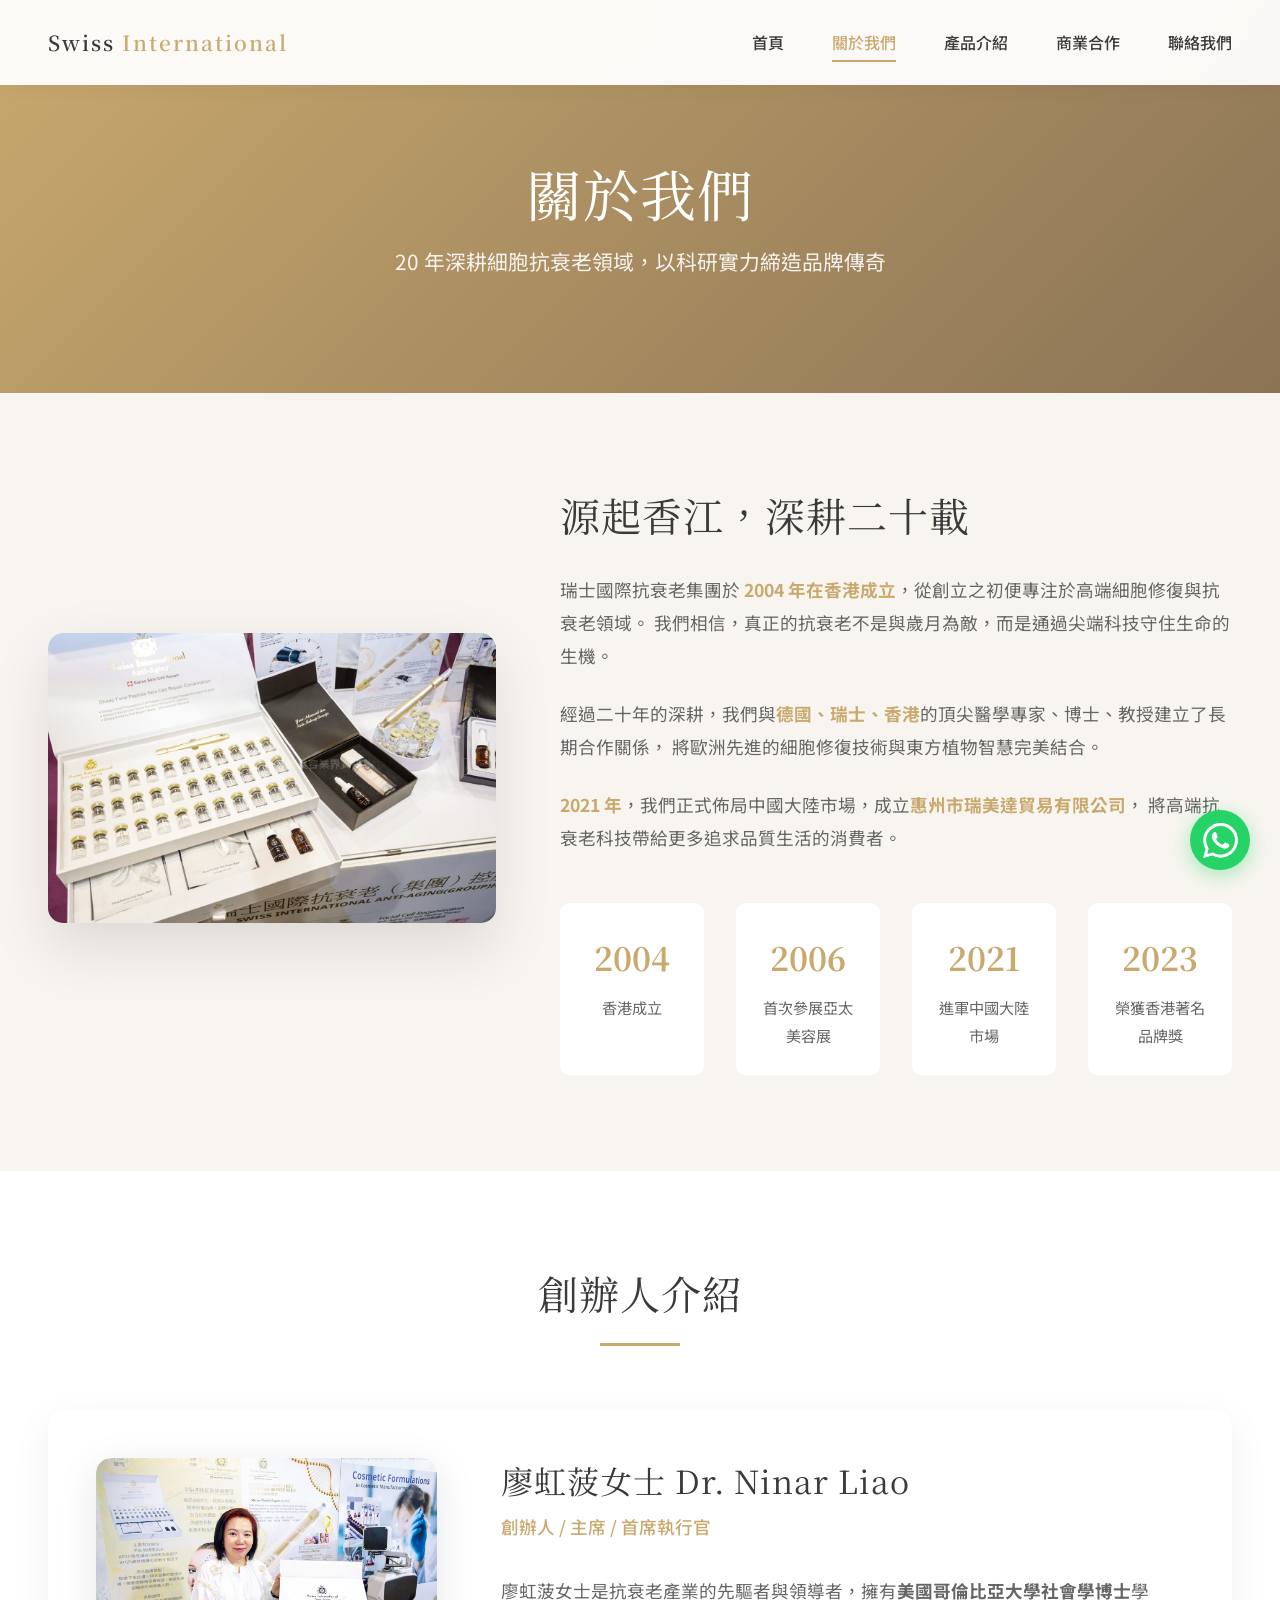
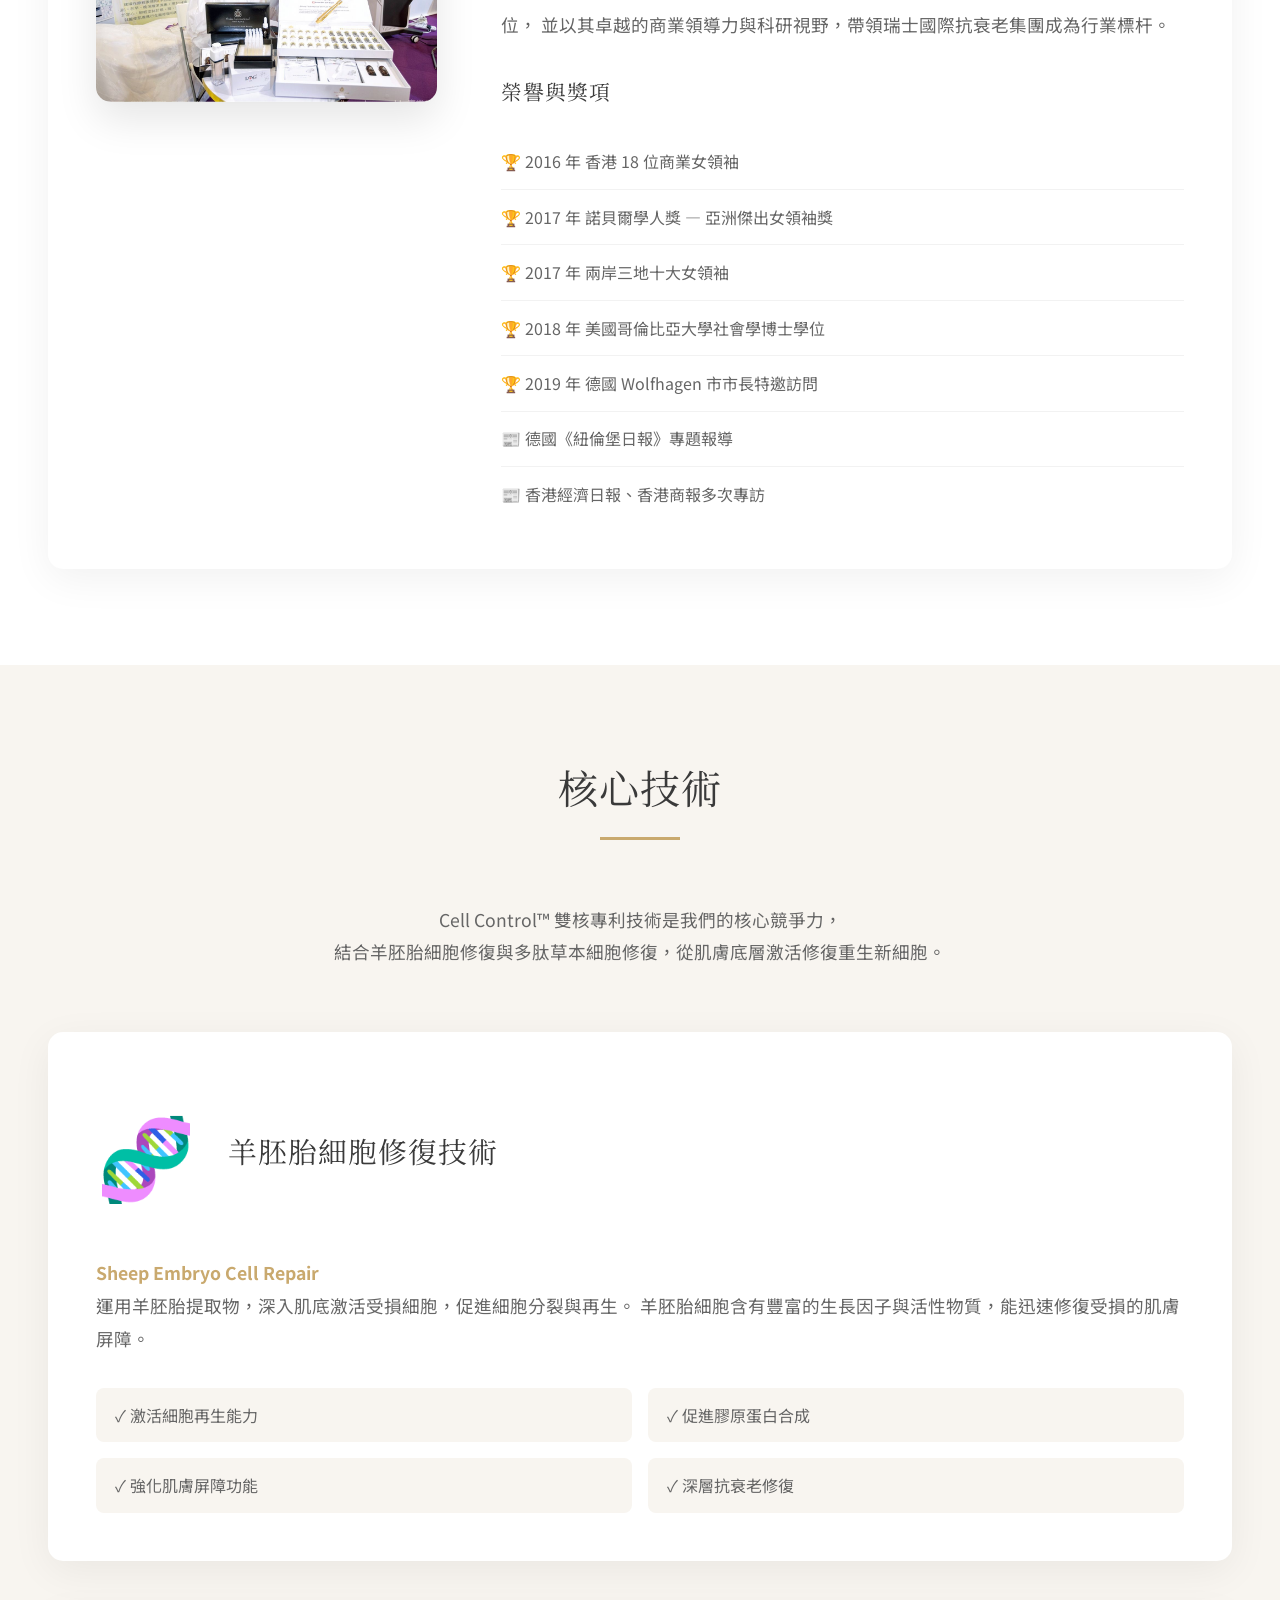
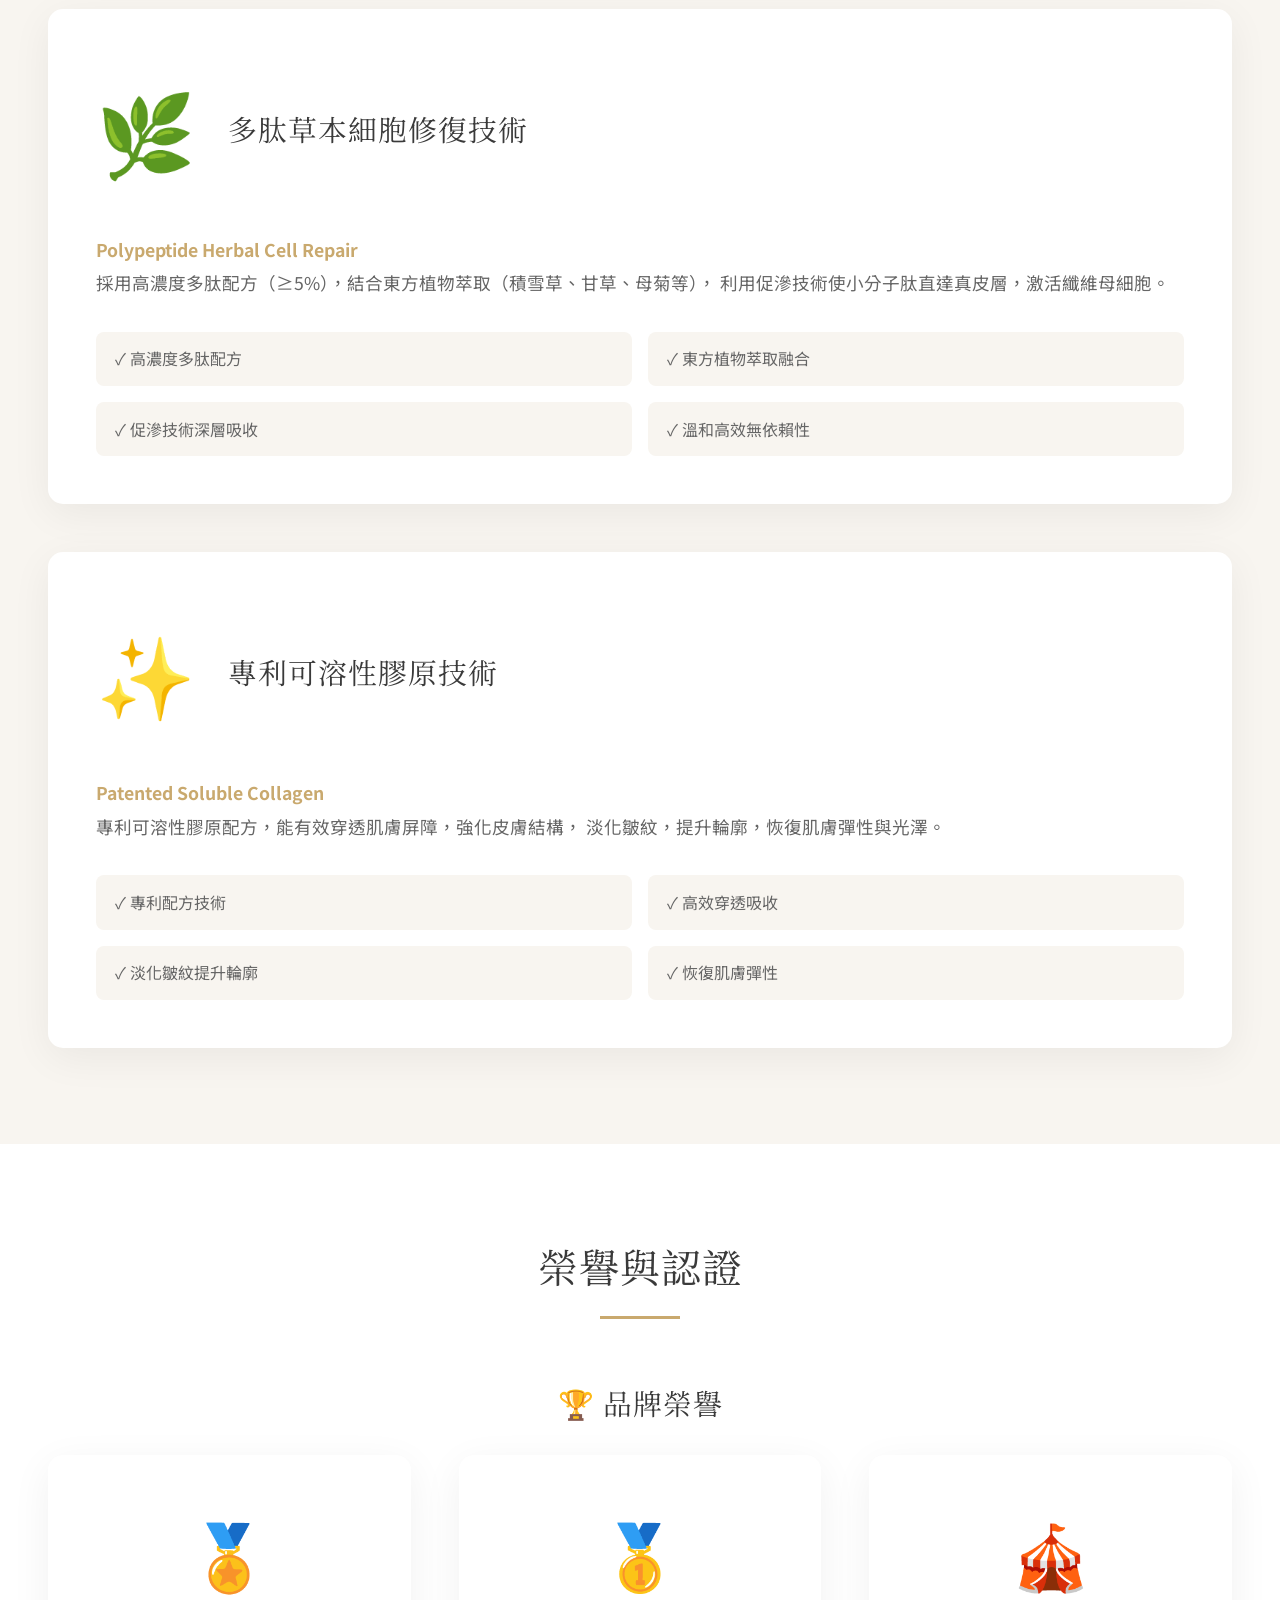
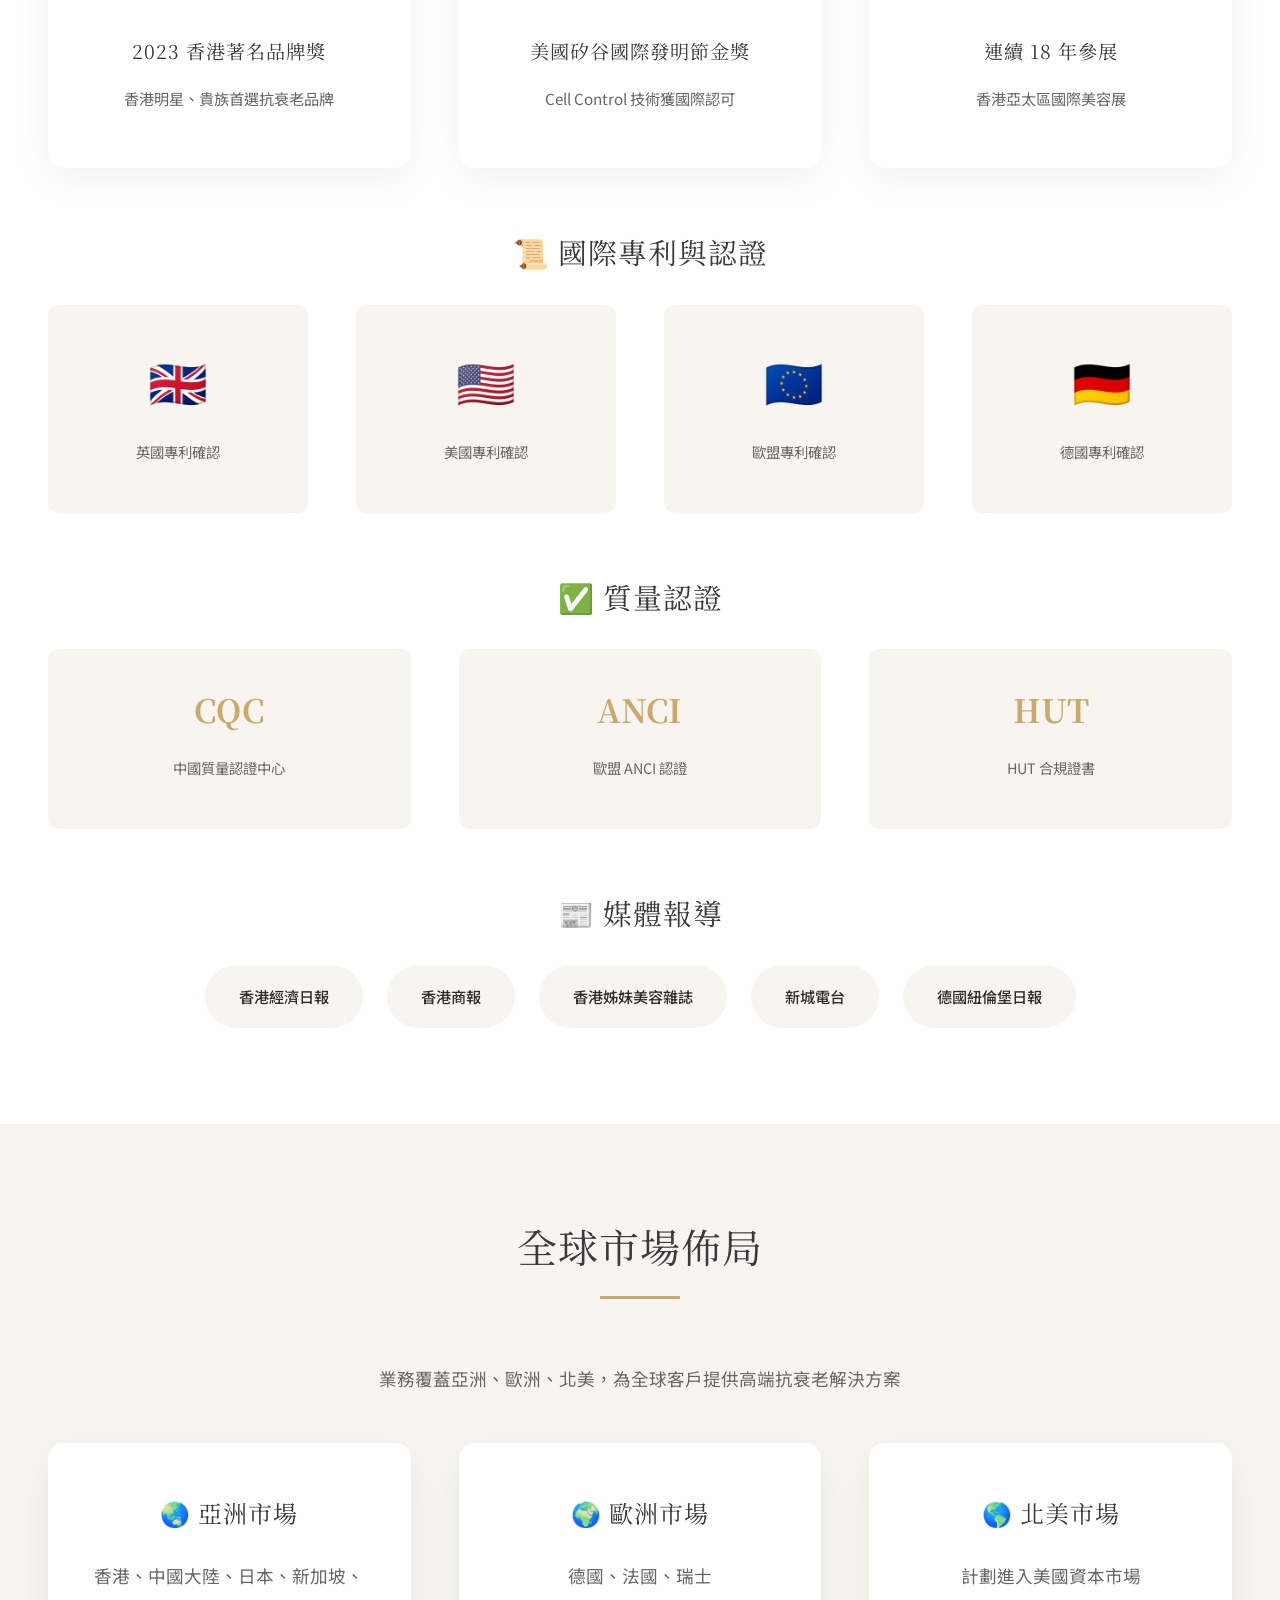
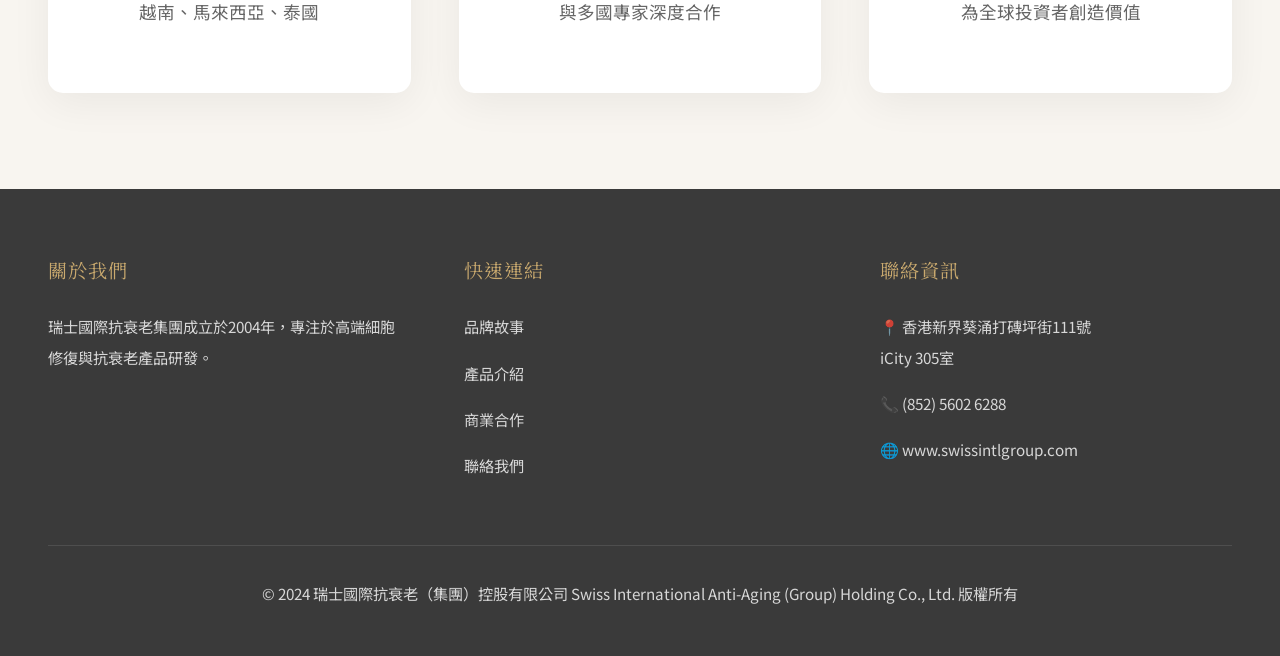
<file: about.html>
<!DOCTYPE html>
<html lang="zh-Hant">
<head>
    <meta charset="UTF-8">
    <meta name="viewport" content="width=device-width, initial-scale=1.0">
    <meta name="description" content="瑞士國際抗衰老集團 - 品牌故事、創辦人介紹、核心技術與榮譽認證">
    <title>關於我們 | 瑞士國際抗衰老集團</title>
    
    <!-- Google Fonts -->
    <link rel="preconnect" href="https://fonts.googleapis.com">
    <link rel="preconnect" href="https://fonts.gstatic.com" crossorigin>
    <link href="https://fonts.googleapis.com/css2?family=Noto+Sans+TC:wght@300;400;500;600;700&family=Noto+Serif+TC:wght@300;400;500;600;700&display=swap" rel="stylesheet">
    
    <!-- Styles -->
    <link rel="stylesheet" href="css/style.css">
    <link rel="stylesheet" href="css/about.css">
</head>
<body>
    <!-- 頂部導航 -->
    <header class="header" id="header">
        <nav class="nav-container">
            <div class="logo">
                Swiss <span>International</span>
            </div>
            
            <ul class="nav-menu" id="navMenu">
                <li><a href="index.html">首頁</a></li>
                <li><a href="about.html" class="active">關於我們</a></li>
                <li><a href="products.html">產品介紹</a></li>
                <li><a href="partnership.html">商業合作</a></li>
                <li><a href="contact.html">聯絡我們</a></li>
            </ul>
            
            <button class="menu-toggle" id="menuToggle">
                <span></span>
                <span></span>
                <span></span>
            </button>
        </nav>
    </header>

    <!-- 頁面標題 -->
    <section class="page-header">
        <div class="container">
            <h1>關於我們</h1>
            <p>20 年深耕細胞抗衰老領域，以科研實力締造品牌傳奇</p>
        </div>
    </section>

    <!-- 品牌故事 -->
    <section class="brand-story section">
        <div class="container">
            <div class="story-grid">
                <div class="story-image">
                    <img src="images/product-set.jpg" alt="瑞士國際抗衰老集團展覽產品" style="width:100%;height:100%;object-fit:cover;border-radius:15px;box-shadow:0 20px 60px rgba(0,0,0,.12)">
                </div>
                
                <div class="story-content">
                    <h2>源起香江，深耕二十載</h2>
                    <p>
                        瑞士國際抗衰老集團於 <strong>2004 年在香港成立</strong>，從創立之初便專注於高端細胞修復與抗衰老領域。
                        我們相信，真正的抗衰老不是與歲月為敵，而是通過尖端科技守住生命的生機。
                    </p>
                    <p>
                        經過二十年的深耕，我們與<strong>德國、瑞士、香港</strong>的頂尖醫學專家、博士、教授建立了長期合作關係，
                        將歐洲先進的細胞修復技術與東方植物智慧完美結合。
                    </p>
                    <p>
                        <strong>2021 年</strong>，我們正式佈局中國大陸市場，成立<strong>惠州市瑞美達貿易有限公司</strong>，
                        將高端抗衰老科技帶給更多追求品質生活的消費者。
                    </p>
                    <div class="timeline">
                        <div class="timeline-item">
                            <div class="year">2004</div>
                            <div class="event">香港成立</div>
                        </div>
                        <div class="timeline-item">
                            <div class="year">2006</div>
                            <div class="event">首次參展亞太美容展</div>
                        </div>
                        <div class="timeline-item">
                            <div class="year">2021</div>
                            <div class="event">進軍中國大陸市場</div>
                        </div>
                        <div class="timeline-item">
                            <div class="year">2023</div>
                            <div class="event">榮獲香港著名品牌獎</div>
                        </div>
                    </div>
                </div>
            </div>
        </div>
    </section>

    <!-- 創辦人介紹 -->
    <section class="founder section" style="background: var(--color-white);">
        <div class="container">
            <h2 class="section-title">創辦人介紹</h2>
            
            <div class="founder-card card">
                <div class="founder-grid">
                    <div class="founder-image">
                        <img src="images/brand-exhibition.jpg" alt="廠费菠女士 Dr. Ninar Liao" style="width:100%;height:100%;object-fit:cover;object-position:center top;border-radius:15px;box-shadow:0 10px 40px rgba(0,0,0,.12)">
                    </div>
                    
                    <div class="founder-info">
                        <h3>廖虹菠女士 Dr. Ninar Liao</h3>
                        <p class="founder-title">創辦人 / 主席 / 首席執行官</p>
                        
                        <div class="founder-bio">
                            <p>
                                廖虹菠女士是抗衰老產業的先驅者與領導者，擁有<strong>美國哥倫比亞大學社會學博士</strong>學位，
                                並以其卓越的商業領導力與科研視野，帶領瑞士國際抗衰老集團成為行業標杆。
                            </p>
                        </div>
                        
                        <div class="honors-list">
                            <h4>榮譽與獎項</h4>
                            <ul>
                                <li>🏆 2016 年 香港 18 位商業女領袖</li>
                                <li>🏆 2017 年 諾貝爾學人獎 — 亞洲傑出女領袖獎</li>
                                <li>🏆 2017 年 兩岸三地十大女領袖</li>
                                <li>🏆 2018 年 美國哥倫比亞大學社會學博士學位</li>
                                <li>🏆 2019 年 德國 Wolfhagen 市市長特邀訪問</li>
                                <li>📰 德國《紐倫堡日報》專題報導</li>
                                <li>📰 香港經濟日報、香港商報多次專訪</li>
                            </ul>
                        </div>
                    </div>
                </div>
            </div>
        </div>
    </section>

    <!-- 核心技術 -->
    <section class="core-technology section">
        <div class="container">
            <h2 class="section-title">核心技術</h2>
            <p style="text-align: center; max-width: 900px; margin: 0 auto 4rem; font-size: 1.1rem; color: var(--color-text-light);">
                Cell Control™ 雙核專利技術是我們的核心競爭力，<br>
                結合羊胚胎細胞修復與多肽草本細胞修復，從肌膚底層激活修復重生新細胞。
            </p>
            
            <div class="tech-details">
                <div class="tech-item card">
                    <div class="tech-header">
                        <div class="tech-icon-large">🧬</div>
                        <h3>羊胚胎細胞修復技術</h3>
                    </div>
                    <div class="tech-description">
                        <p>
                            <strong>Sheep Embryo Cell Repair</strong><br>
                            運用羊胚胎提取物，深入肌底激活受損細胞，促進細胞分裂與再生。
                            羊胚胎細胞含有豐富的生長因子與活性物質，能迅速修復受損的肌膚屏障。
                        </p>
                        <ul class="feature-list">
                            <li>✓ 激活細胞再生能力</li>
                            <li>✓ 促進膠原蛋白合成</li>
                            <li>✓ 強化肌膚屏障功能</li>
                            <li>✓ 深層抗衰老修復</li>
                        </ul>
                    </div>
                </div>
                
                <div class="tech-item card">
                    <div class="tech-header">
                        <div class="tech-icon-large">🌿</div>
                        <h3>多肽草本細胞修復技術</h3>
                    </div>
                    <div class="tech-description">
                        <p>
                            <strong>Polypeptide Herbal Cell Repair</strong><br>
                            採用高濃度多肽配方（≥5%），結合東方植物萃取（積雪草、甘草、母菊等），
                            利用促滲技術使小分子肽直達真皮層，激活纖維母細胞。
                        </p>
                        <ul class="feature-list">
                            <li>✓ 高濃度多肽配方</li>
                            <li>✓ 東方植物萃取融合</li>
                            <li>✓ 促滲技術深層吸收</li>
                            <li>✓ 溫和高效無依賴性</li>
                        </ul>
                    </div>
                </div>
                
                <div class="tech-item card">
                    <div class="tech-header">
                        <div class="tech-icon-large">✨</div>
                        <h3>專利可溶性膠原技術</h3>
                    </div>
                    <div class="tech-description">
                        <p>
                            <strong>Patented Soluble Collagen</strong><br>
                            專利可溶性膠原配方，能有效穿透肌膚屏障，強化皮膚結構，
                            淡化皺紋，提升輪廓，恢復肌膚彈性與光澤。
                        </p>
                        <ul class="feature-list">
                            <li>✓ 專利配方技術</li>
                            <li>✓ 高效穿透吸收</li>
                            <li>✓ 淡化皺紋提升輪廓</li>
                            <li>✓ 恢復肌膚彈性</li>
                        </ul>
                    </div>
                </div>
            </div>
        </div>
    </section>

    <!-- 榮譽認證 -->
    <section class="certifications section" style="background: var(--color-white);">
        <div class="container">
            <h2 class="section-title">榮譽與認證</h2>
            
            <div class="cert-category">
                <h3>🏆 品牌榮譽</h3>
                <div class="grid grid-3">
                    <div class="cert-card card">
                        <div class="cert-icon">🏅</div>
                        <h4>2023 香港著名品牌獎</h4>
                        <p>香港明星、貴族首選抗衰老品牌</p>
                    </div>
                    <div class="cert-card card">
                        <div class="cert-icon">🥇</div>
                        <h4>美國矽谷國際發明節金獎</h4>
                        <p>Cell Control 技術獲國際認可</p>
                    </div>
                    <div class="cert-card card">
                        <div class="cert-icon">🎪</div>
                        <h4>連續 18 年參展</h4>
                        <p>香港亞太區國際美容展</p>
                    </div>
                </div>
            </div>
            
            <div class="cert-category">
                <h3>📜 國際專利與認證</h3>
                <div class="grid grid-4">
                    <div class="cert-badge">
                        <div class="badge-icon">🇬🇧</div>
                        <p>英國專利確認</p>
                    </div>
                    <div class="cert-badge">
                        <div class="badge-icon">🇺🇸</div>
                        <p>美國專利確認</p>
                    </div>
                    <div class="cert-badge">
                        <div class="badge-icon">🇪🇺</div>
                        <p>歐盟專利確認</p>
                    </div>
                    <div class="cert-badge">
                        <div class="badge-icon">🇩🇪</div>
                        <p>德國專利確認</p>
                    </div>
                </div>
            </div>
            
            <div class="cert-category">
                <h3>✅ 質量認證</h3>
                <div class="grid grid-3">
                    <div class="cert-badge">
                        <div class="badge-text">CQC</div>
                        <p>中國質量認證中心</p>
                    </div>
                    <div class="cert-badge">
                        <div class="badge-text">ANCI</div>
                        <p>歐盟 ANCI 認證</p>
                    </div>
                    <div class="cert-badge">
                        <div class="badge-text">HUT</div>
                        <p>HUT 合規證書</p>
                    </div>
                </div>
            </div>
            
            <div class="cert-category">
                <h3>📰 媒體報導</h3>
                <div class="media-coverage-list">
                    <span class="media-tag">香港經濟日報</span>
                    <span class="media-tag">香港商報</span>
                    <span class="media-tag">香港姊妹美容雜誌</span>
                    <span class="media-tag">新城電台</span>
                    <span class="media-tag">德國紐倫堡日報</span>
                </div>
            </div>
        </div>
    </section>

    <!-- 全球佈局 -->
    <section class="global-presence section">
        <div class="container">
            <h2 class="section-title">全球市場佈局</h2>
            <p style="text-align: center; max-width: 800px; margin: 0 auto 3rem; font-size: 1.1rem; color: var(--color-text-light);">
                業務覆蓋亞洲、歐洲、北美，為全球客戶提供高端抗衰老解決方案
            </p>
            
            <div class="regions-grid">
                <div class="region-card card">
                    <h4>🌏 亞洲市場</h4>
                    <p>香港、中國大陸、日本、新加坡、<br>越南、馬來西亞、泰國</p>
                </div>
                <div class="region-card card">
                    <h4>🌍 歐洲市場</h4>
                    <p>德國、法國、瑞士<br>與多國專家深度合作</p>
                </div>
                <div class="region-card card">
                    <h4>🌎 北美市場</h4>
                    <p>計劃進入美國資本市場<br>為全球投資者創造價值</p>
                </div>
            </div>
        </div>
    </section>

    <!-- 頁尾 -->
    <footer class="footer">
        <div class="container">
            <div class="footer-content">
                <div class="footer-column">
                    <h4>關於我們</h4>
                    <p>瑞士國際抗衰老集團成立於2004年，專注於高端細胞修復與抗衰老產品研發。</p>
                </div>
                
                <div class="footer-column">
                    <h4>快速連結</h4>
                    <p><a href="about.html">品牌故事</a></p>
                    <p><a href="products.html">產品介紹</a></p>
                    <p><a href="partnership.html">商業合作</a></p>
                    <p><a href="contact.html">聯絡我們</a></p>
                </div>
                
                <div class="footer-column">
                    <h4>聯絡資訊</h4>
                    <p>📍 香港新界葵涌打磚坪街111號<br>iCity 305室</p>
                    <p>📞 (852) 5602 6288</p>
                    <p>🌐 www.swissintlgroup.com</p>
                </div>
            </div>
            
            <div class="footer-bottom">
                <p>&copy; 2024 瑞士國際抗衰老（集團）控股有限公司 Swiss International Anti-Aging (Group) Holding Co., Ltd. 版權所有</p>
            </div>
        </div>
    </footer>

    <!-- WhatsApp 浮動按鈕 -->
    <a href="https://wa.me/85256026288" target="_blank" class="whatsapp-float" title="WhatsApp 聯絡我們">
        <svg xmlns="http://www.w3.org/2000/svg" viewBox="0 0 24 24">
            <path d="M17.472 14.382c-.297-.149-1.758-.867-2.03-.967-.273-.099-.471-.148-.67.15-.197.297-.767.966-.94 1.164-.173.199-.347.223-.644.075-.297-.15-1.255-.463-2.39-1.475-.883-.788-1.48-1.761-1.653-2.059-.173-.297-.018-.458.13-.606.134-.133.298-.347.446-.52.149-.174.198-.298.298-.497.099-.198.05-.371-.025-.52-.075-.149-.669-1.612-.916-2.207-.242-.579-.487-.5-.669-.51-.173-.008-.371-.01-.57-.01-.198 0-.52.074-.792.372-.272.297-1.04 1.016-1.04 2.479 0 1.462 1.065 2.875 1.213 3.074.149.198 2.096 3.2 5.077 4.487.709.306 1.262.489 1.694.625.712.227 1.36.195 1.871.118.571-.085 1.758-.719 2.006-1.413.248-.694.248-1.289.173-1.413-.074-.124-.272-.198-.57-.347m-5.421 7.403h-.004a9.87 9.87 0 01-5.031-1.378l-.361-.214-3.741.982.998-3.648-.235-.374a9.86 9.86 0 01-1.51-5.26c.001-5.45 4.436-9.884 9.888-9.884 2.64 0 5.122 1.03 6.988 2.898a9.825 9.825 0 012.893 6.994c-.003 5.45-4.437 9.884-9.885 9.884m8.413-18.297A11.815 11.815 0 0012.05 0C5.495 0 .16 5.335.157 11.892c0 2.096.547 4.142 1.588 5.945L.057 24l6.305-1.654a11.882 11.882 0 005.683 1.448h.005c6.554 0 11.890-5.335 11.893-11.893a11.821 11.821 0 00-3.48-8.413Z"/>
        </svg>
    </a>

    <!-- JavaScript -->
    <script src="js/main.js"></script>
</body>
</html>
</file>
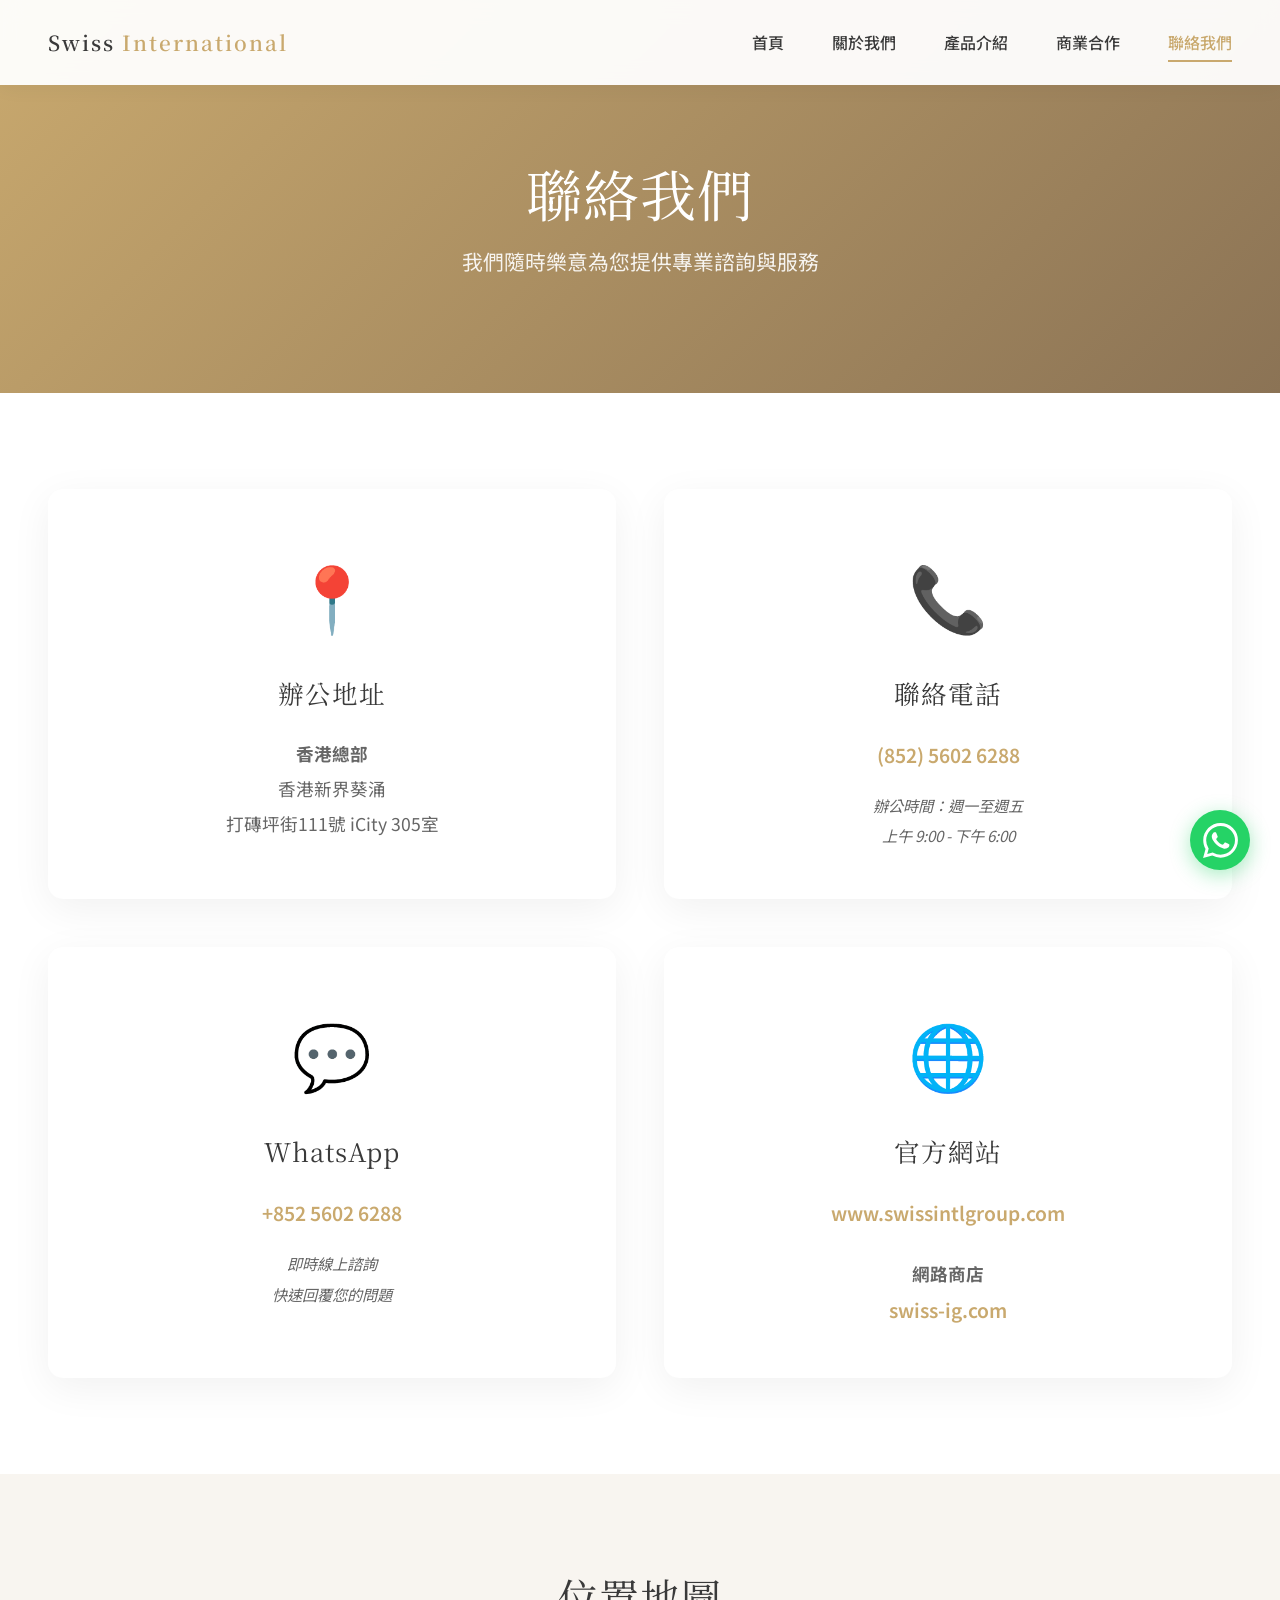
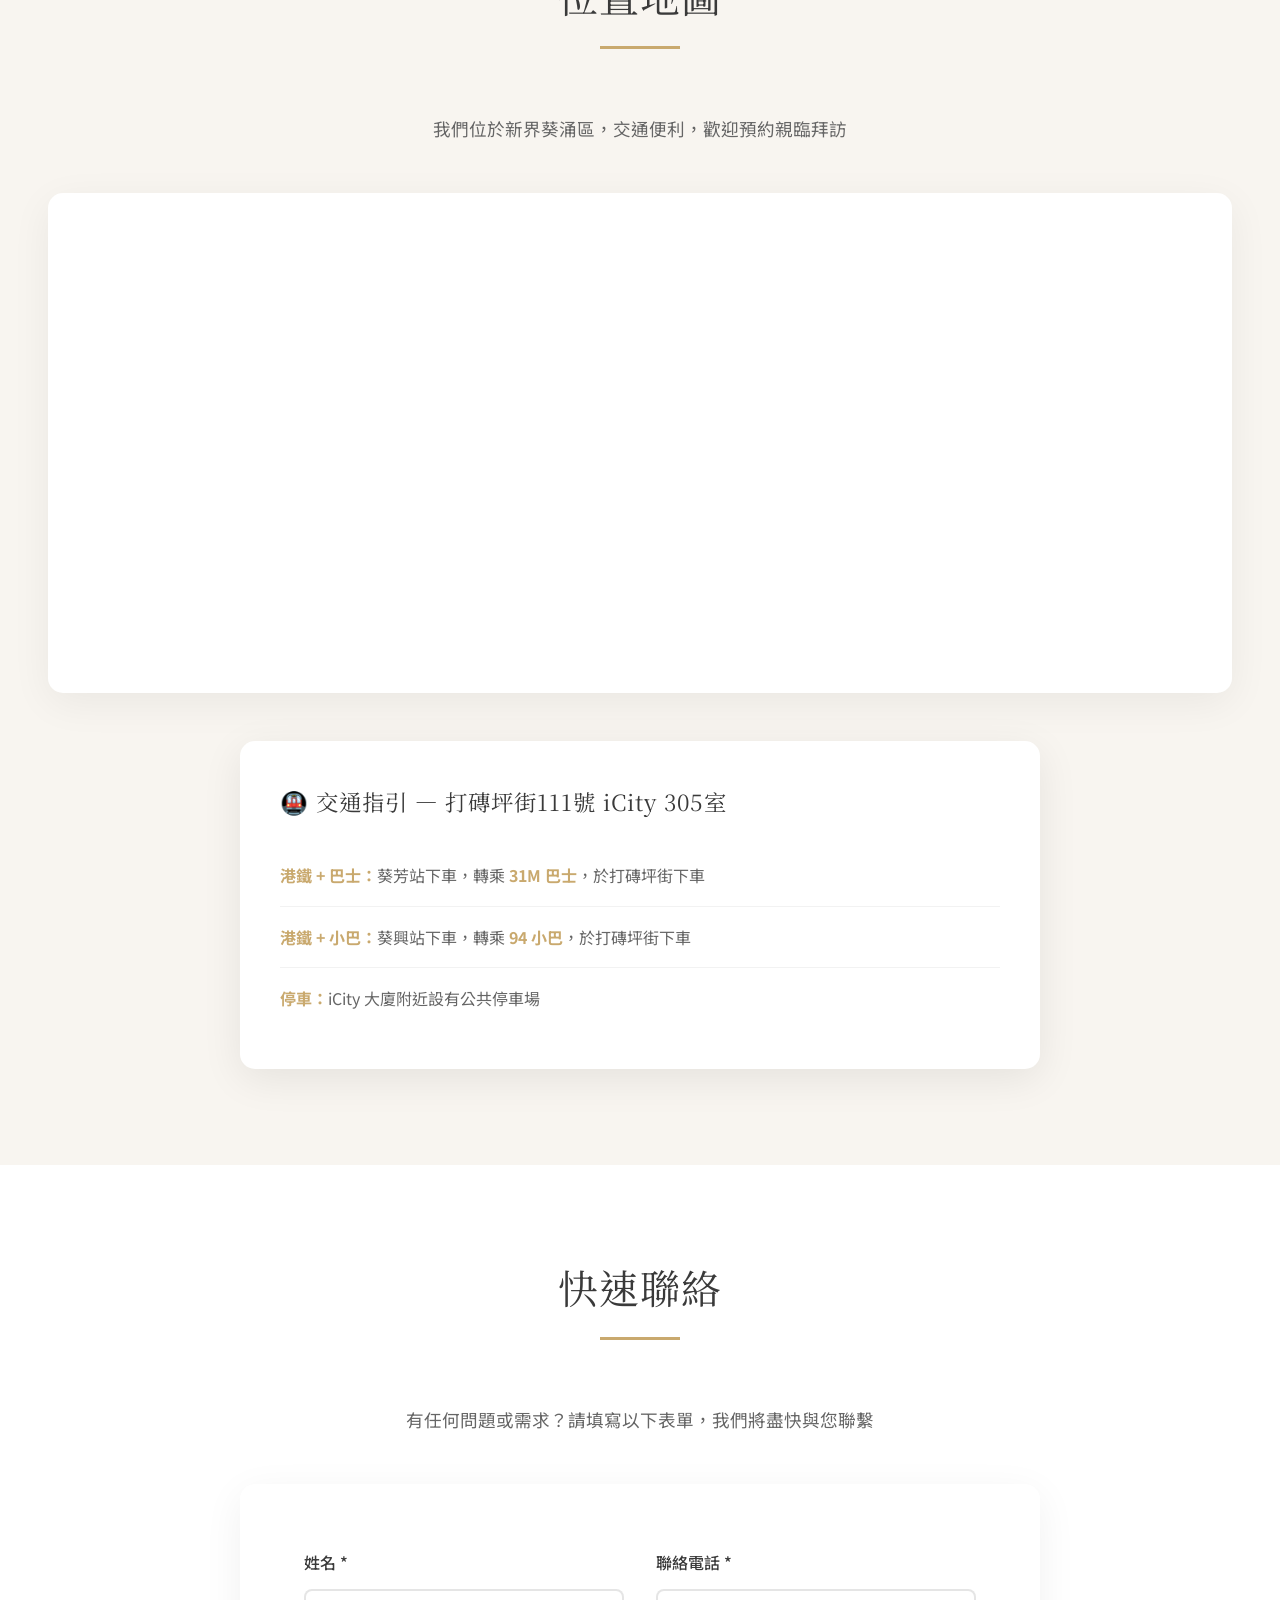
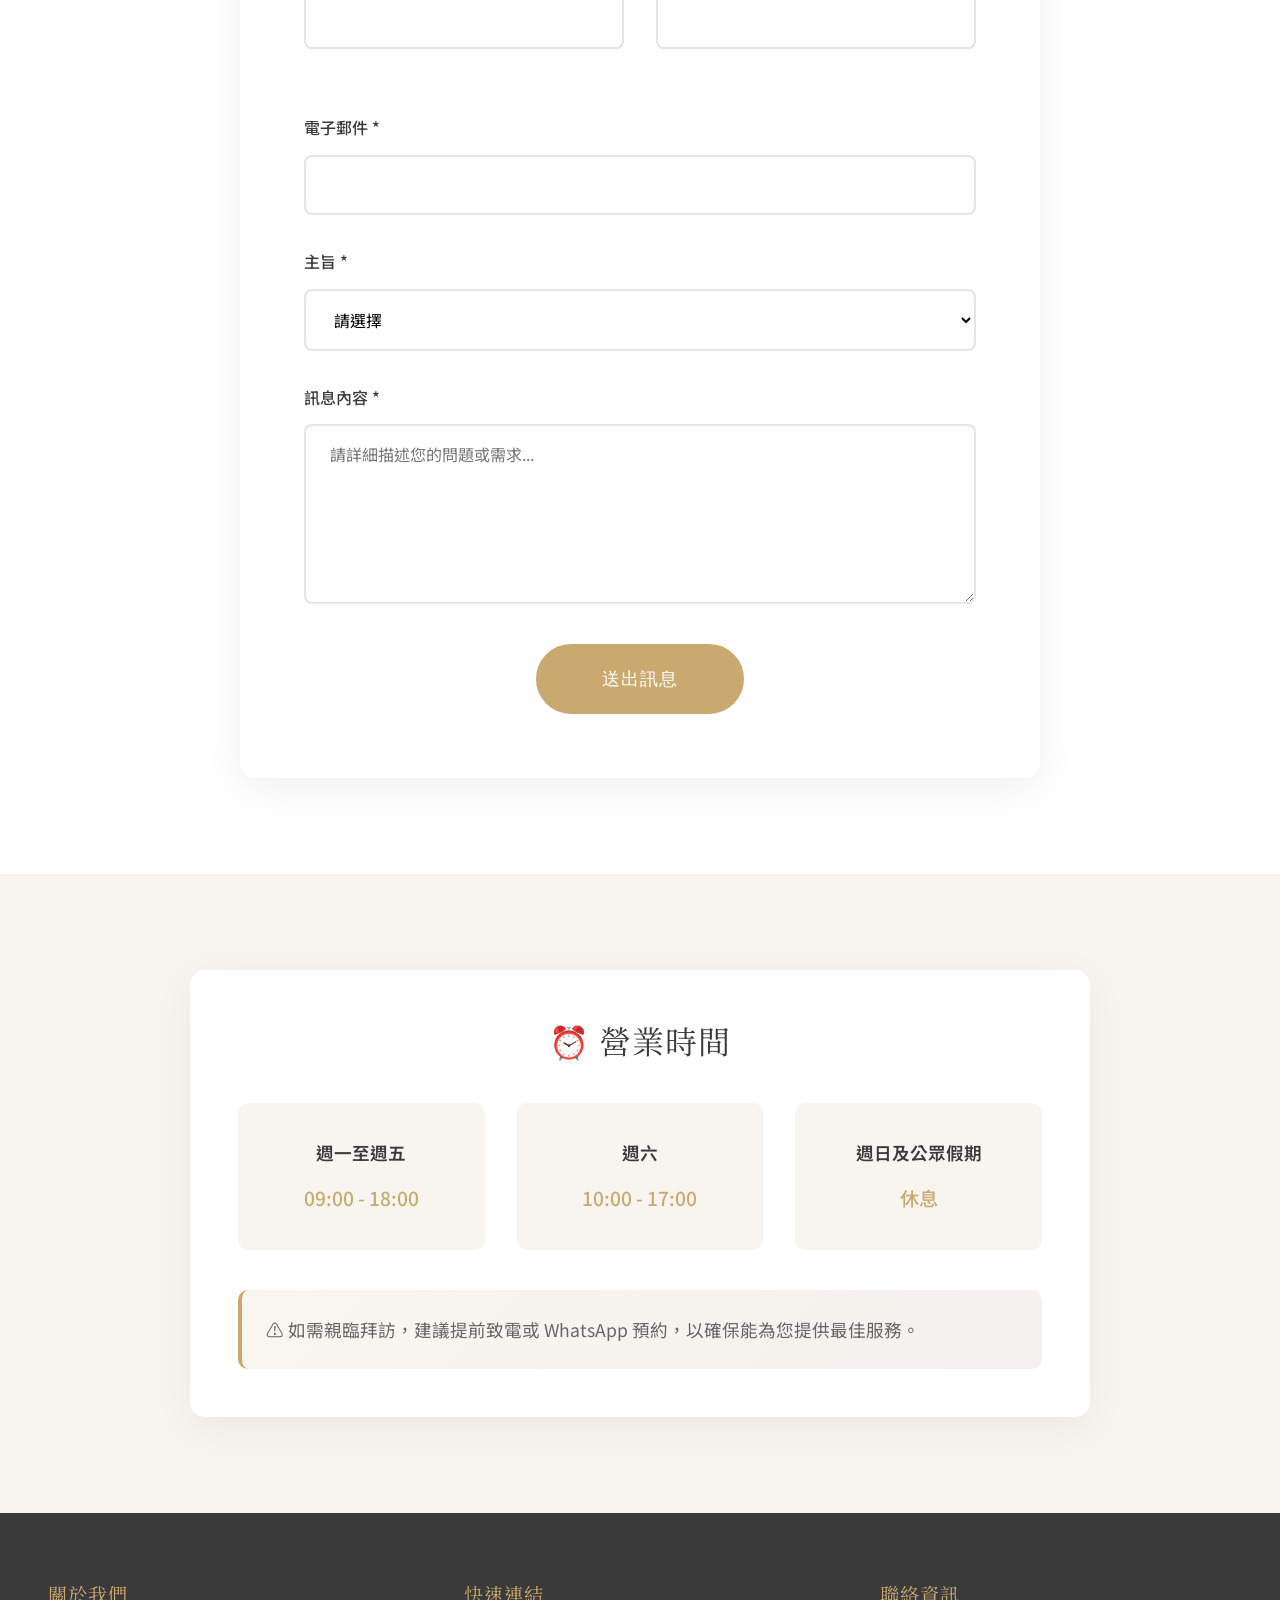
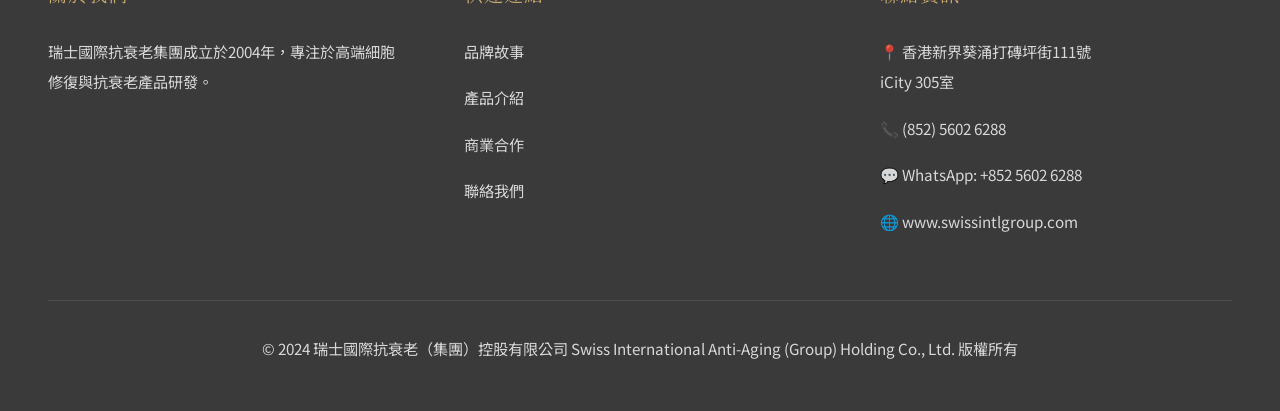
<file: contact.html>
<!DOCTYPE html>
<html lang="zh-Hant">
<head>
    <meta charset="UTF-8">
    <meta name="viewport" content="width=device-width, initial-scale=1.0">
    <meta name="description" content="聯絡瑞士國際抗衰老集團 - 地址、電話、電郵、地圖位置">
    <title>聯絡我們 | 瑞士國際抗衰老集團</title>
    
    <!-- Google Fonts -->
    <link rel="preconnect" href="https://fonts.googleapis.com">
    <link rel="preconnect" href="https://fonts.gstatic.com" crossorigin>
    <link href="https://fonts.googleapis.com/css2?family=Noto+Sans+TC:wght@300;400;500;600;700&family=Noto+Serif+TC:wght@300;400;500;600;700&display=swap" rel="stylesheet">
    
    <!-- Styles -->
    <link rel="stylesheet" href="css/style.css">
    <link rel="stylesheet" href="css/contact.css">
</head>
<body>
    <!-- 頂部導航 -->
    <header class="header" id="header">
        <nav class="nav-container">
            <div class="logo">
                Swiss <span>International</span>
            </div>
            
            <ul class="nav-menu" id="navMenu">
                <li><a href="index.html">首頁</a></li>
                <li><a href="about.html">關於我們</a></li>
                <li><a href="products.html">產品介紹</a></li>
                <li><a href="partnership.html">商業合作</a></li>
                <li><a href="contact.html" class="active">聯絡我們</a></li>
            </ul>
            
            <button class="menu-toggle" id="menuToggle">
                <span></span>
                <span></span>
                <span></span>
            </button>
        </nav>
    </header>

    <!-- 頁面標題 -->
    <section class="page-header">
        <div class="container">
            <h1>聯絡我們</h1>
            <p>我們隨時樂意為您提供專業諮詢與服務</p>
        </div>
    </section>

    <!-- 聯絡資訊 -->
    <section class="contact-info section" style="background: var(--color-white);">
        <div class="container">
            <div class="contact-grid">
                <div class="contact-card card">
                    <div class="contact-icon">📍</div>
                    <h3>辦公地址</h3>
                    <p>
                        <strong>香港總部</strong><br>
                        香港新界葵涌<br>
                        打磚坪街111號 iCity 305室
                    </p>
                </div>
                
                <div class="contact-card card">
                    <div class="contact-icon">📞</div>
                    <h3>聯絡電話</h3>
                    <p>
                        <a href="tel:+85256026288" class="contact-link">
                            (852) 5602 6288
                        </a>
                    </p>
                    <p class="contact-note">
                        辦公時間：週一至週五<br>
                        上午 9:00 - 下午 6:00
                    </p>
                </div>
                
                <div class="contact-card card">
                    <div class="contact-icon">💬</div>
                    <h3>WhatsApp</h3>
                    <p>
                        <a href="https://wa.me/85256026288" target="_blank" class="contact-link">
                            +852 5602 6288
                        </a>
                    </p>
                    <p class="contact-note">
                        即時線上諮詢<br>
                        快速回覆您的問題
                    </p>
                </div>
                
                <div class="contact-card card">
                    <div class="contact-icon">🌐</div>
                    <h3>官方網站</h3>
                    <p>
                        <a href="http://www.swissintlgroup.com" target="_blank" class="contact-link">
                            www.swissintlgroup.com
                        </a>
                    </p>
                    <p style="margin-top: 1.5rem;">
                        <strong>網路商店</strong><br>
                        <a href="http://swiss-ig.com" target="_blank" class="contact-link">
                            swiss-ig.com
                        </a>
                    </p>
                </div>
            </div>
        </div>
    </section>

    <!-- 地圖位置 -->
    <section class="map-section section">
        <div class="container">
            <h2 class="section-title">位置地圖</h2>
            <p style="text-align: center; max-width: 700px; margin: 0 auto 3rem; font-size: 1.1rem; color: var(--color-text-light);">
                我們位於新界葵涌區，交通便利，歡迎預約親臨拜訪
            </p>
            
            <div class="map-container card">
                <iframe 
                    src="https://www.google.com/maps/embed?pb=!1m18!1m12!1m3!1d3690.1!2d114.1318!3d22.3626!2m3!1f0!2f0!3f0!3m2!1i1024!2i768!4f13.1!3m3!1m2!1s0x3403f7a3e5959ab5%3A0xd1a3e3a3e3a3e3a3!2z5omA56eN5Z6L5q2j5Zyw56m65Lu9MTExoiZpQ2l0eQ!5e0!3m2!1szh-TW!2shk!4v1700000000000!5m2!1szh-TW!2shk"
                    width="100%" 
                    height="500" 
                    style="border:0; border-radius: 15px;" 
                    allowfullscreen="" 
                    loading="lazy">
                </iframe>
            </div>
            
            <div class="directions-info">
                <h4>🚇 交通指引 — 打磚坪街111號 iCity 305室</h4>
                <ul>
                    <li><strong>港鐵 + 巴士：</strong>葵芳站下車，轉乘 <strong>31M 巴士</strong>，於打磚坪街下車</li>
                    <li><strong>港鐵 + 小巴：</strong>葵興站下車，轉乘 <strong>94 小巴</strong>，於打磚坪街下車</li>
                    <li><strong>停車：</strong>iCity 大廈附近設有公共停車場</li>
                </ul>
            </div>
        </div>
    </section>

    <!-- 快速聯絡表單 -->
    <section class="quick-contact section" style="background: var(--color-white);">
        <div class="container">
            <h2 class="section-title">快速聯絡</h2>
            <p style="text-align: center; max-width: 700px; margin: 0 auto 3rem; font-size: 1.1rem; color: var(--color-text-light);">
                有任何問題或需求？請填寫以下表單，我們將盡快與您聯繫
            </p>
            
            <div class="form-container card">
                <form id="contactForm" class="contact-form">
                    <div class="form-row">
                        <div class="form-group">
                            <label for="contactName">姓名 *</label>
                            <input type="text" id="contactName" name="name" required>
                        </div>
                        
                        <div class="form-group">
                            <label for="contactPhone">聯絡電話 *</label>
                            <input type="tel" id="contactPhone" name="phone" required>
                        </div>
                    </div>
                    
                    <div class="form-group">
                        <label for="contactEmail">電子郵件 *</label>
                        <input type="email" id="contactEmail" name="email" required>
                    </div>
                    
                    <div class="form-group">
                        <label for="contactSubject">主旨 *</label>
                        <select id="contactSubject" name="subject" required>
                            <option value="">請選擇</option>
                            <option value="產品諮詢">產品諮詢</option>
                            <option value="購買詢問">購買詢問</option>
                            <option value="商業合作">商業合作</option>
                            <option value="售後服務">售後服務</option>
                            <option value="其他">其他</option>
                        </select>
                    </div>
                    
                    <div class="form-group">
                        <label for="contactMessage">訊息內容 *</label>
                        <textarea id="contactMessage" name="message" rows="6" required placeholder="請詳細描述您的問題或需求..."></textarea>
                    </div>
                    
                    <div class="form-actions">
                        <button type="submit" class="btn btn-primary btn-large">
                            送出訊息
                        </button>
                    </div>
                    
                    <div id="contactFormMessage" class="form-message"></div>
                </form>
            </div>
        </div>
    </section>

    <!-- 營業時間 -->
    <section class="business-hours section">
        <div class="container">
            <div class="hours-card card">
                <h3>⏰ 營業時間</h3>
                <div class="hours-grid">
                    <div class="hours-item">
                        <div class="day">週一至週五</div>
                        <div class="time">09:00 - 18:00</div>
                    </div>
                    <div class="hours-item">
                        <div class="day">週六</div>
                        <div class="time">10:00 - 17:00</div>
                    </div>
                    <div class="hours-item">
                        <div class="day">週日及公眾假期</div>
                        <div class="time">休息</div>
                    </div>
                </div>
                <p class="hours-note">
                    ⚠️ 如需親臨拜訪，建議提前致電或 WhatsApp 預約，以確保能為您提供最佳服務。
                </p>
            </div>
        </div>
    </section>

    <!-- 頁尾 -->
    <footer class="footer">
        <div class="container">
            <div class="footer-content">
                <div class="footer-column">
                    <h4>關於我們</h4>
                    <p>瑞士國際抗衰老集團成立於2004年，專注於高端細胞修復與抗衰老產品研發。</p>
                </div>
                
                <div class="footer-column">
                    <h4>快速連結</h4>
                    <p><a href="about.html">品牌故事</a></p>
                    <p><a href="products.html">產品介紹</a></p>
                    <p><a href="partnership.html">商業合作</a></p>
                    <p><a href="contact.html">聯絡我們</a></p>
                </div>
                
                <div class="footer-column">
                    <h4>聯絡資訊</h4>
                    <p>📍 香港新界葵涌打磚坪街111號<br>iCity 305室</p>
                    <p>📞 (852) 5602 6288</p>
                    <p>💬 WhatsApp: +852 5602 6288</p>
                    <p>🌐 www.swissintlgroup.com</p>
                </div>
            </div>
            
            <div class="footer-bottom">
                <p>&copy; 2024 瑞士國際抗衰老（集團）控股有限公司 Swiss International Anti-Aging (Group) Holding Co., Ltd. 版權所有</p>
            </div>
        </div>
    </footer>

    <!-- WhatsApp 浮動按鈕 -->
    <a href="https://wa.me/85256026288" target="_blank" class="whatsapp-float" title="WhatsApp 聯絡我們">
        <svg xmlns="http://www.w3.org/2000/svg" viewBox="0 0 24 24">
            <path d="M17.472 14.382c-.297-.149-1.758-.867-2.03-.967-.273-.099-.471-.148-.67.15-.197.297-.767.966-.94 1.164-.173.199-.347.223-.644.075-.297-.15-1.255-.463-2.39-1.475-.883-.788-1.48-1.761-1.653-2.059-.173-.297-.018-.458.13-.606.134-.133.298-.347.446-.52.149-.174.198-.298.298-.497.099-.198.05-.371-.025-.52-.075-.149-.669-1.612-.916-2.207-.242-.579-.487-.5-.669-.51-.173-.008-.371-.01-.57-.01-.198 0-.52.074-.792.372-.272.297-1.04 1.016-1.04 2.479 0 1.462 1.065 2.875 1.213 3.074.149.198 2.096 3.2 5.077 4.487.709.306 1.262.489 1.694.625.712.227 1.36.195 1.871.118.571-.085 1.758-.719 2.006-1.413.248-.694.248-1.289.173-1.413-.074-.124-.272-.198-.57-.347m-5.421 7.403h-.004a9.87 9.87 0 01-5.031-1.378l-.361-.214-3.741.982.998-3.648-.235-.374a9.86 9.86 0 01-1.51-5.26c.001-5.45 4.436-9.884 9.888-9.884 2.64 0 5.122 1.03 6.988 2.898a9.825 9.825 0 012.893 6.994c-.003 5.45-4.437 9.884-9.885 9.884m8.413-18.297A11.815 11.815 0 0012.05 0C5.495 0 .16 5.335.157 11.892c0 2.096.547 4.142 1.588 5.945L.057 24l6.305-1.654a11.882 11.882 0 005.683 1.448h.005c6.554 0 11.890-5.335 11.893-11.893a11.821 11.821 0 00-3.48-8.413Z"/>
        </svg>
    </a>

    <!-- JavaScript -->
    <script src="js/main.js"></script>
</body>
</html>
</file>
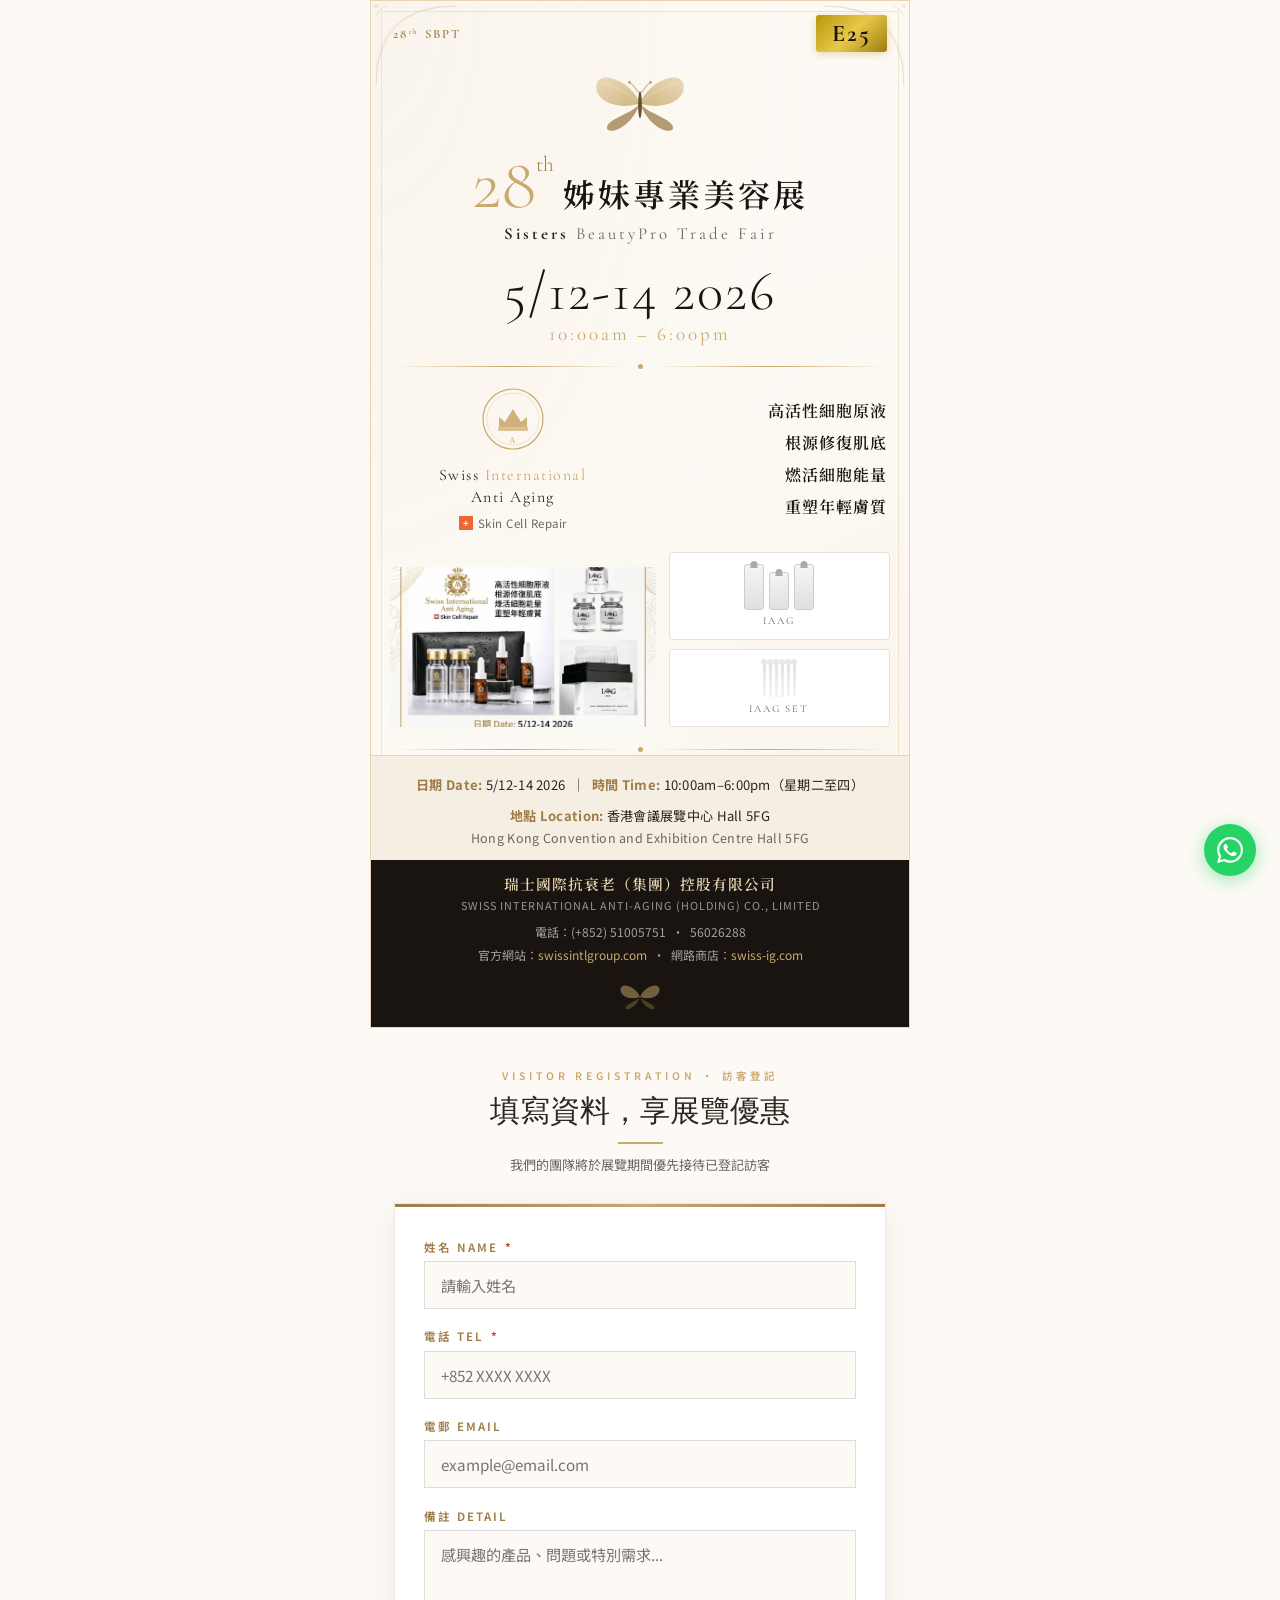
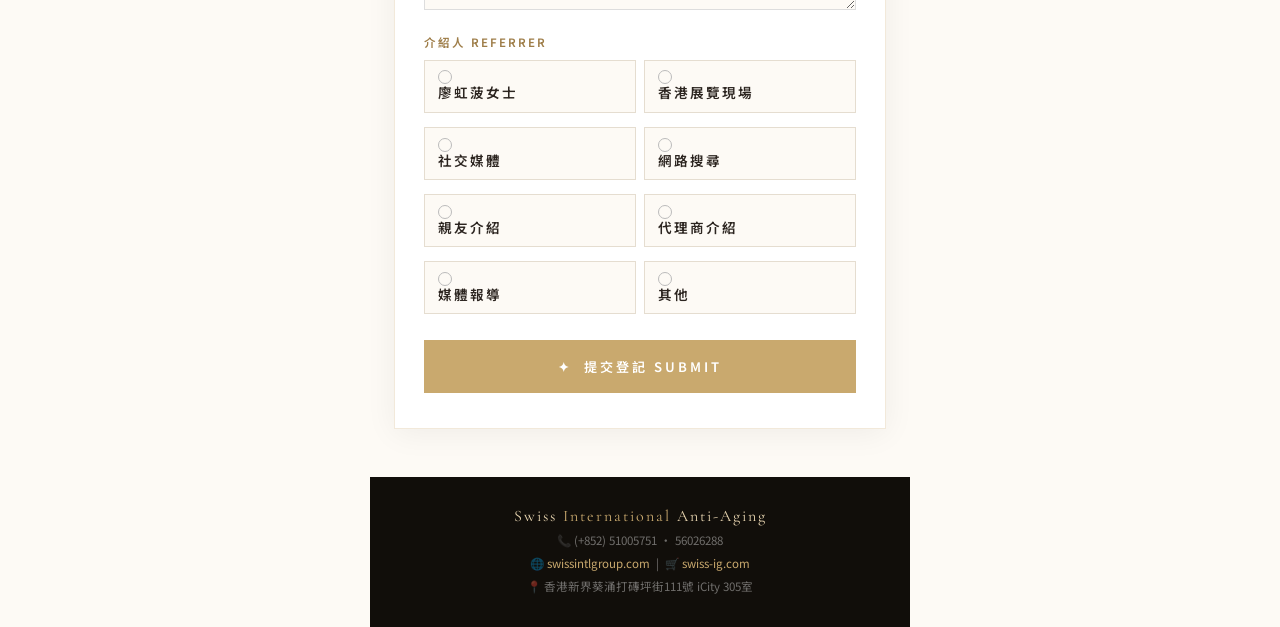
<file: exhibition.html>
<!DOCTYPE html>
<html lang="zh-Hant">
<head>
<meta charset="UTF-8">
<meta name="viewport" content="width=device-width, initial-scale=1.0">
<title>28th 姊妹專業美容展 | 瑞士國際抗衰老集團</title>
<link rel="preconnect" href="https://fonts.googleapis.com">
<link rel="preconnect" href="https://fonts.gstatic.com" crossorigin>
<link href="https://fonts.googleapis.com/css2?family=Cormorant+Garamond:ital,wght@0,300;0,400;0,600;1,300;1,600&family=Noto+Sans+TC:wght@300;400;500;600;700&family=Noto+Serif+TC:wght@300;400;600&display=swap" rel="stylesheet">
<style>
:root {
  --gold:#C9A96E; --gold-d:#9E7D48; --gold-l:#E8D5B0; --gold-pale:#F9F3E8;
  --ivory:#FDFAF5; --cream:#F5EFE3;
  --dark:#1a1410; --dark2:#2C2520; --gray:#6B6560; --white:#fff;
  --ff-display:'Cormorant Garamond',serif;
  --ff-serif:'Noto Serif TC',serif;
  --ff-body:'Noto Sans TC',sans-serif;
}
*,*::before,*::after{margin:0;padding:0;box-sizing:border-box}
html{scroll-behavior:smooth}
body{font-family:var(--ff-body);background:var(--ivory);color:var(--dark2);overflow-x:hidden}

/* ════════════════════════════════
   POSTER HERO  
════════════════════════════════ */
.poster {
  background: var(--ivory);
  max-width: 540px;
  margin: 0 auto;
  border: 1.5px solid var(--gold-l);
  position: relative;
  overflow: hidden;
}

/* Corner decorative lines */
.poster::before {
  content:'';
  position:absolute; inset:10px;
  border:1px solid rgba(201,169,110,.25);
  pointer-events:none; z-index:0;
}

/* Gold swirl background */
.poster-bg {
  position:absolute; inset:0; z-index:0;
  background-image:
    radial-gradient(ellipse at 0% 0%, rgba(201,169,110,.07) 0%, transparent 60%),
    radial-gradient(ellipse at 100% 100%, rgba(201,169,110,.07) 0%, transparent 60%);
}

/* SVG corner ornaments */
.corner-ornament {
  position:absolute; width:90px; height:90px; z-index:1; opacity:.35;
}
.corner-ornament.tl{top:0;left:0;}
.corner-ornament.tr{top:0;right:0;transform:scaleX(-1);}
.corner-ornament.bl{bottom:0;left:0;transform:scaleY(-1);}
.corner-ornament.br{bottom:0;right:0;transform:scale(-1);}

.poster-inner { position:relative; z-index:2; }

/* ── Top bar ── */
.poster-topbar {
  display:flex; align-items:center; justify-content:space-between;
  padding:.9rem 1.4rem .5rem;
}
.p-badge-sbpt {
  font-family:var(--ff-display);
  font-size:.8rem; font-weight:600; letter-spacing:2px;
  color:var(--gold-d);
  display:flex; align-items:flex-start; gap:1px;
}
.p-badge-sbpt sup{font-size:.55em; line-height:1.8;}

.p-badge-booth {
  background:linear-gradient(135deg,#b8960a,#e8c84a,#9e7d10);
  color:var(--dark);
  font-family:var(--ff-display);
  font-size:1.5rem; font-weight:700;
  padding:.25rem 1rem;
  letter-spacing:2px;
  box-shadow:0 2px 8px rgba(180,140,10,.3);
  border-radius:3px;
}

/* ── Butterfly ── */
.butterfly-wrap {
  text-align:center; padding:.4rem 0 .2rem;
}

/* ── Main title ── */
.poster-title-block {
  text-align:center;
  padding:.3rem 1rem .8rem;
}
.p-num {
  font-family:var(--ff-display);
  font-size:clamp(3rem,12vw,4.5rem);
  color:var(--gold);
  font-weight:300; line-height:1;
  display:inline-flex; align-items:flex-start;
}
.p-num sup{font-size:.3em; margin-top:.3em; color:var(--gold-d);}
.p-title-zh {
  font-family:var(--ff-serif);
  font-size:clamp(1.4rem,5.5vw,2rem);
  color:var(--dark); font-weight:600;
  letter-spacing:3px; margin-left:.3rem;
  display:inline-flex; align-items:center;
  vertical-align: middle;
}
.p-title-en {
  font-family:var(--ff-display);
  font-size:clamp(.85rem,3vw,1.05rem);
  color:var(--gray); letter-spacing:3px;
  margin-top:.2rem;
}
.p-title-en strong{color:var(--dark2);}

/* ── Date ── */
.poster-date-block {
  text-align:center; padding:.5rem 1rem;
}
.p-date-big {
  font-family:var(--ff-display);
  font-size:clamp(2.2rem,9vw,3.4rem);
  color:var(--dark); font-weight:300;
  letter-spacing:2px; line-height:1;
}
.p-time {
  font-family:var(--ff-display);
  font-size:clamp(.95rem,3.5vw,1.2rem);
  color:var(--gold);
  letter-spacing:3px; margin-top:.2rem;
}

/* ── Divider ── */
.p-divider {
  display:flex; align-items:center; gap:.7rem;
  padding:0 1.4rem; margin:.6rem 0;
}
.p-divider-line{flex:1; height:1px; background:linear-gradient(to right,transparent,var(--gold),transparent);}
.p-divider-dot{width:5px;height:5px;border-radius:50%;background:var(--gold);flex-shrink:0;}

/* ── Brand + products 2-col ── */
.poster-mid {
  display:grid; grid-template-columns:1fr 1fr;
  gap:1rem; padding:.5rem 1.4rem 1rem; align-items:center;
}
.p-brand-col { text-align:center; }
.p-crown-emblem {
  width:64px; height:64px; margin:0 auto .5rem;
}
.p-brand-name {
  font-family:var(--ff-display);
  font-size:1rem; color:var(--dark2);
  letter-spacing:1.5px; line-height:1.4;
}
.p-brand-name span{color:var(--gold);}
.p-brand-sub {
  display:inline-flex; align-items:center; gap:.3rem;
  margin-top:.4rem; font-size:.72rem; color:var(--gray);
  letter-spacing:.5px;
}
.p-red-cross {
  background:#e63; color:white; font-size:.6rem;
  width:14px;height:14px; display:flex; align-items:center; justify-content:center;
  font-weight:700; flex-shrink:0;
}

.p-copy-col { text-align:right; }
.p-copy-item {
  font-family:var(--ff-serif);
  font-size:clamp(.82rem,3vw,1rem);
  color:var(--dark); font-weight:600;
  line-height:2; letter-spacing:1px;
}

/* ── Products image area ── */
.poster-products {
  display:grid; grid-template-columns:1.2fr 1fr;
  gap:.8rem; padding:.2rem 1.2rem 1rem; align-items:end;
}
.p-img-left img, .p-img-right img {
  width:100%; border-radius:4px;
  display:block;
  object-fit:cover;
}
.p-img-placeholder {
  background:linear-gradient(135deg,#1a1410,#2c2418);
  border-radius:4px;
  display:flex; flex-direction:column;
  align-items:center; justify-content:center;
  padding:1.5rem .8rem;
  gap:.5rem;
}
.p-prod-label {
  font-family:var(--ff-display);
  color:var(--gold-l); font-size:.7rem; letter-spacing:2px;
  text-transform:uppercase; text-align:center;
}
.p-prod-bottles {
  display:flex; gap:.4rem; justify-content:center; margin:.3rem 0;
}
.p-bottle {
  width:22px; height:52px;
  background:linear-gradient(to bottom,#2a2010,#1a1208);
  border-radius:3px 3px 2px 2px;
  border:1px solid rgba(201,169,110,.3);
  position:relative;
}
.p-bottle::before {
  content:'';
  position:absolute; top:-5px; left:50%;
  transform:translateX(-50%);
  width:8px;height:8px;
  background:linear-gradient(135deg,#d4af70,#9e7d48);
  border-radius:50% 50% 0 0;
}
.p-bottle-dropper {
  width:14px;height:60px;
  background:linear-gradient(to bottom,#1a1208,#0d0a06);
  border-radius:2px 2px 3px 3px;
  border:1px solid rgba(201,169,110,.3);
  position:relative;
}
.p-bottle-dropper::after {
  content:'';
  position:absolute; bottom:-4px; left:50%;
  transform:translateX(-50%);
  width:4px;height:8px;
  background:rgba(201,169,110,.5);
  border-radius:0 0 2px 2px;
}
.p-jar {
  width:32px;height:28px;
  background:linear-gradient(to bottom,#c8c8c8,#e8e8e8);
  border-radius:4px 4px 2px 2px;
  border:1px solid #bbb;
}
.p-jar::before{
  content:'';
  display:block;
  height:8px;
  background:linear-gradient(135deg,#d4af70,#9e7d48);
  border-radius:3px 3px 0 0;
}

.p-img-right-inner {
  display:flex; flex-direction:column; gap:.6rem;
}
.p-iaag-bottles {
  background:var(--white);
  border:1px solid #e8e0d0;
  border-radius:4px;
  padding:.7rem;
  text-align:center;
}
.p-iaag-row {
  display:flex; justify-content:center; gap:.3rem; margin-bottom:.3rem;
}
.p-iaag-bottle {
  width:20px; height:46px;
  background:linear-gradient(to bottom,#f5f5f5,#e0e0e0);
  border-radius:3px;
  border:1px solid #ccc;
  position:relative;
}
.p-iaag-bottle::before {
  content:'';
  position:absolute;top:-4px;left:50%;
  transform:translateX(-50%);
  width:7px;height:7px;
  background:#aaa;
  border-radius:50% 50% 0 0;
}
.p-iaag-label {
  font-family:var(--ff-display);
  font-size:.65rem;color:var(--gray);letter-spacing:2px;
}
.p-swab-box {
  background:var(--white);
  border:1px solid #e8e0d0;
  border-radius:4px;
  padding:.7rem;
  text-align:center;
}
.p-swab-sticks {
  display:flex; justify-content:center; gap:3px; margin-bottom:.3rem;
}
.p-swab {
  width:3px; height:36px;
  background:linear-gradient(to bottom,#e0e0e0,#f5f5f5);
  border-radius:2px 2px 0 0;
  position:relative;
}
.p-swab::before {
  content:'';
  position:absolute;top:-2px;left:50%;
  transform:translateX(-50%);
  width:6px;height:6px;
  background:#e8e8e8;border-radius:50%;
}

/* ── Bottom info ── */
.poster-bottom {
  background:var(--cream);
  border-top:1px solid var(--gold-l);
  padding:1rem 1.4rem .8rem;
  text-align:center;
}
.p-info-row {
  font-size:clamp(.72rem,2.5vw,.82rem);
  color:var(--dark2); line-height:2; letter-spacing:.3px;
}
.p-info-row strong{color:var(--gold-d);}
.p-info-location {
  font-size:clamp(.68rem,2.3vw,.78rem);
  color:var(--gray); letter-spacing:.3px;
}

.poster-company {
  background:var(--dark);
  padding:.8rem 1.4rem .6rem;
  text-align:center;
}
.p-co-zh {
  font-family:var(--ff-serif);
  font-size:clamp(.78rem,2.8vw,.92rem);
  color:var(--gold-l); letter-spacing:1px;
  font-weight:600; margin-bottom:.2rem;
}
.p-co-en {
  font-size:clamp(.58rem,2vw,.68rem);
  color:rgba(255,255,255,.55); letter-spacing:1px;
  text-transform:uppercase; margin-bottom:.5rem;
}
.p-co-contacts {
  font-size:clamp(.65rem,2.3vw,.75rem);
  color:rgba(255,255,255,.6); line-height:1.9;
}
.p-co-contacts a{color:var(--gold);text-decoration:none;}

.poster-footer-wing {
  background:var(--dark); text-align:center; padding:.3rem 0 .7rem;
}

/* ════════════════════════════════
   FORM SECTION  
════════════════════════════════ */
.form-section {
  max-width:540px; margin:0 auto;
  padding:2.5rem 1.5rem 3rem;
}
.form-header { text-align:center; margin-bottom:1.8rem; }
.form-header .f-label {
  font-size:.65rem; letter-spacing:4px; text-transform:uppercase;
  color:var(--gold); font-weight:600; display:block; margin-bottom:.5rem;
}
.form-header h2 {
  font-family:var(--ff-display);
  font-size:clamp(1.4rem,4vw,1.9rem);
  color:var(--dark2); font-weight:400;
}
.form-header h2::after {
  content:''; display:block;
  width:45px;height:2px;background:var(--gold);
  margin:.6rem auto 0;
}
.form-header p{font-size:.82rem;color:var(--gray);margin-top:.7rem;}

.form-card {
  background:var(--white);
  border:1px solid rgba(201,169,110,.25);
  box-shadow:0 4px 30px rgba(0,0,0,.06);
  padding:2.2rem 1.8rem;
  position:relative;
}
.form-card::before {
  content:'';
  position:absolute;top:0;left:0;right:0;height:3px;
  background:linear-gradient(90deg,var(--gold-d),var(--gold),var(--gold-d));
}

.form-group { margin-bottom:1.2rem; }
.form-group label {
  display:block;
  font-size:.72rem; letter-spacing:2px; text-transform:uppercase;
  color:var(--gold-d); font-weight:600; margin-bottom:.4rem;
}
.form-group label .req{color:#c0392b;margin-left:2px;}
.form-group input,
.form-group textarea {
  width:100%; border:1px solid #ddd; padding:.75rem 1rem;
  font-size:.95rem; font-family:var(--ff-body);
  color:var(--dark2); background:var(--ivory);
  outline:none; transition:border-color .25s,box-shadow .25s;
  border-radius:0;
}
.form-group input:focus,
.form-group textarea:focus {
  border-color:var(--gold);
  box-shadow:0 0 0 3px rgba(201,169,110,.12);
  background:var(--white);
}
.form-group textarea{resize:vertical;min-height:80px;}

/* Referrer grid */
.ref-label-title {
  font-size:.72rem; letter-spacing:2px; text-transform:uppercase;
  color:var(--gold-d); font-weight:600; margin-bottom:.6rem; display:block;
}
.referrer-grid {
  display:grid; grid-template-columns:1fr 1fr; gap:.5rem;
}
.ref-option {
  display:flex; align-items:center; gap:.6rem;
  border:1px solid #e5ddd0; padding:.6rem .8rem;
  cursor:pointer; transition:all .2s; background:var(--ivory);
  user-select:none;
}
.ref-option:hover{border-color:var(--gold);background:var(--gold-pale);}
.ref-option.selected{border-color:var(--gold);background:var(--gold-pale);}
.ref-option input[type="radio"]{display:none;}
.ref-dot {
  width:14px;height:14px;min-width:14px;
  border:1.5px solid #bbb; border-radius:50%;
  display:flex;align-items:center;justify-content:center;
  transition:all .2s; flex-shrink:0;
}
.ref-option.selected .ref-dot {
  border-color:var(--gold); background:var(--gold);
}
.ref-option.selected .ref-dot::after {
  content:''; width:5px;height:5px;
  background:white;border-radius:50%;
}
.ref-text{font-size:.85rem;color:var(--dark2);line-height:1.3;}

/* Submit */
.btn-submit {
  width:100%; background:var(--gold); color:var(--white);
  border:none; padding:1.05rem;
  font-size:.82rem; font-family:var(--ff-body);
  font-weight:600; letter-spacing:3px; text-transform:uppercase;
  cursor:pointer; transition:all .3s; margin-top:1rem;
  display:flex; align-items:center; justify-content:center; gap:.6rem;
}
.btn-submit:hover{background:var(--gold-d);transform:translateY(-1px);box-shadow:0 6px 20px rgba(201,169,110,.35);}
.btn-submit:disabled{opacity:.6;cursor:not-allowed;transform:none;}
.spinner{
  width:16px;height:16px;
  border:2px solid rgba(255,255,255,.4);
  border-top-color:white; border-radius:50%;
  animation:spin .7s linear infinite; display:none;
}
.btn-submit.loading .btn-text{display:none;}
.btn-submit.loading .spinner{display:block;}
@keyframes spin{to{transform:rotate(360deg);}}

.form-error {
  display:none; background:#fdf0f0; border:1px solid #e0a0a0;
  color:#c0392b; font-size:.82rem; padding:.7rem 1rem;
  margin-top:.8rem; border-radius:2px;
}
.form-error.show{display:block;}

/* Success */
.success-state{
  display:none; text-align:center; padding:2rem 1rem;
}
.success-state.show{display:block;}
.success-icon{font-size:2.8rem;margin-bottom:1rem;color:var(--gold);}
.success-state h3{
  font-family:var(--ff-display);font-size:1.8rem;
  color:var(--dark2);font-weight:400;margin-bottom:.6rem;
}
.success-state p{font-size:.88rem;color:var(--gray);line-height:2;}
.wa-btn {
  display:inline-flex; align-items:center; gap:.5rem;
  background:#25D366; color:white;
  padding:.75rem 1.8rem; font-size:.85rem;
  letter-spacing:1px; text-decoration:none;
  margin-top:1.2rem; transition:all .3s;
}
.wa-btn:hover{background:#1ea855;transform:translateY(-1px);}

/* ── Footer ── */
.site-footer {
  background:#110e0a; padding:1.8rem 1.5rem;
  text-align:center; max-width:540px; margin:0 auto;
}
.sf-brand{
  font-family:var(--ff-display);
  color:var(--gold-l);font-size:1rem;letter-spacing:2px;margin-bottom:.2rem;
}
.sf-brand span{color:var(--gold);}
.sf-info{font-size:.72rem;color:rgba(255,255,255,.4);line-height:2;}
.sf-info a{color:var(--gold);text-decoration:none;}

/* WhatsApp float */
.wa-float {
  position:fixed;bottom:1.5rem;right:1.5rem;
  width:52px;height:52px;background:#25D366;
  border-radius:50%;display:flex;align-items:center;justify-content:center;
  box-shadow:0 4px 18px rgba(37,211,102,.45);z-index:999;transition:all .3s;
  text-decoration:none;
}
.wa-float:hover{transform:scale(1.1);}
.wa-float svg{width:26px;height:26px;fill:white;}

@media(max-width:400px){
  .referrer-grid{grid-template-columns:1fr;}
  .poster-mid{grid-template-columns:1fr;text-align:center;}
  .p-copy-col{text-align:center;}
}
</style>
</head>
<body>

<!-- WhatsApp Float -->
<a href="https://wa.me/85256026288" target="_blank" class="wa-float" aria-label="WhatsApp">
  <svg viewBox="0 0 24 24"><path d="M17.472 14.382c-.297-.149-1.758-.867-2.03-.967-.273-.099-.471-.148-.67.15-.197.297-.767.966-.94 1.164-.173.199-.347.223-.644.075-.297-.15-1.255-.463-2.39-1.475-.883-.788-1.48-1.761-1.653-2.059-.173-.297-.018-.458.13-.606.134-.133.298-.347.446-.52.149-.174.198-.298.298-.497.099-.198.05-.371-.025-.52-.075-.149-.669-1.612-.916-2.207-.242-.579-.487-.5-.669-.51-.173-.008-.371-.01-.57-.01-.198 0-.52.074-.792.372-.272.297-1.04 1.016-1.04 2.479 0 1.462 1.065 2.875 1.213 3.074.149.198 2.096 3.2 5.077 4.487.709.306 1.262.489 1.694.625.712.227 1.36.195 1.871.118.571-.085 1.758-.719 2.006-1.413.248-.694.248-1.289.173-1.413-.074-.124-.272-.198-.57-.347m-5.421 7.403h-.004a9.87 9.87 0 01-5.031-1.378l-.361-.214-3.741.982.998-3.648-.235-.374a9.86 9.86 0 01-1.51-5.26c.001-5.45 4.436-9.884 9.888-9.884 2.64 0 5.122 1.03 6.988 2.898a9.825 9.825 0 012.893 6.994c-.003 5.45-4.437 9.884-9.885 9.884m8.413-18.297A11.815 11.815 0 0012.05 0C5.495 0 .16 5.335.157 11.892c0 2.096.547 4.142 1.588 5.945L.057 24l6.305-1.654a11.882 11.882 0 005.683 1.448h.005c6.554 0 11.890-5.335 11.893-11.893a11.821 11.821 0 00-3.48-8.413Z"/></svg>
</a>

<!-- ══════════════════════════════
     POSTER  
══════════════════════════════ -->
<div class="poster">
  <div class="poster-bg"></div>

  <!-- Corner SVG ornaments -->
  <svg class="corner-ornament tl" viewBox="0 0 90 90" fill="none" xmlns="http://www.w3.org/2000/svg">
    <path d="M5 85 Q5 5 85 5" stroke="#C9A96E" stroke-width="1" fill="none"/>
    <path d="M5 70 Q5 15 70 5" stroke="#C9A96E" stroke-width=".5" fill="none" opacity=".5"/>
    <circle cx="5" cy="5" r="2" fill="#C9A96E" opacity=".6"/>
    <path d="M15 5 Q8 8 5 15" stroke="#C9A96E" stroke-width=".8" fill="none"/>
  </svg>
  <svg class="corner-ornament tr" viewBox="0 0 90 90" fill="none" xmlns="http://www.w3.org/2000/svg">
    <path d="M5 85 Q5 5 85 5" stroke="#C9A96E" stroke-width="1" fill="none"/>
    <path d="M5 70 Q5 15 70 5" stroke="#C9A96E" stroke-width=".5" fill="none" opacity=".5"/>
    <circle cx="5" cy="5" r="2" fill="#C9A96E" opacity=".6"/>
    <path d="M15 5 Q8 8 5 15" stroke="#C9A96E" stroke-width=".8" fill="none"/>
  </svg>
  <svg class="corner-ornament bl" viewBox="0 0 90 90" fill="none" xmlns="http://www.w3.org/2000/svg">
    <path d="M5 85 Q5 5 85 5" stroke="#C9A96E" stroke-width="1" fill="none"/>
    <path d="M5 70 Q5 15 70 5" stroke="#C9A96E" stroke-width=".5" fill="none" opacity=".5"/>
    <circle cx="5" cy="5" r="2" fill="#C9A96E" opacity=".6"/>
  </svg>
  <svg class="corner-ornament br" viewBox="0 0 90 90" fill="none" xmlns="http://www.w3.org/2000/svg">
    <path d="M5 85 Q5 5 85 5" stroke="#C9A96E" stroke-width="1" fill="none"/>
    <path d="M5 70 Q5 15 70 5" stroke="#C9A96E" stroke-width=".5" fill="none" opacity=".5"/>
    <circle cx="5" cy="5" r="2" fill="#C9A96E" opacity=".6"/>
  </svg>

  <div class="poster-inner">

    <!-- Top bar: 28th SBPT / booth E25 -->
    <div class="poster-topbar">
      <div class="p-badge-sbpt">28<sup>th</sup>&nbsp;SBPT</div>
      <div class="p-badge-booth">E25</div>
    </div>

    <!-- Butterfly -->
    <div class="butterfly-wrap">
      <svg width="90" height="68" viewBox="0 0 120 90" fill="none" xmlns="http://www.w3.org/2000/svg">
        <defs>
          <linearGradient id="bw1" x1="0%" y1="0%" x2="100%" y2="100%">
            <stop offset="0%" stop-color="#E8D5B0"/>
            <stop offset="100%" stop-color="#C9A96E"/>
          </linearGradient>
          <linearGradient id="bw2" x1="100%" y1="0%" x2="0%" y2="100%">
            <stop offset="0%" stop-color="#E8D5B0"/>
            <stop offset="100%" stop-color="#C9A96E"/>
          </linearGradient>
        </defs>
        <!-- Upper wings -->
        <path d="M60 48 C48 18, 5 2, 2 24 C-1 46, 32 58, 60 48Z" fill="url(#bw1)" opacity=".85"/>
        <path d="M60 48 C72 18, 115 2, 118 24 C121 46, 88 58, 60 48Z" fill="url(#bw2)" opacity=".85"/>
        <!-- Wing veins -->
        <path d="M60 48 C45 35, 20 22, 8 20" stroke="rgba(255,255,255,.4)" stroke-width=".8" fill="none"/>
        <path d="M60 48 C50 30, 30 15, 15 12" stroke="rgba(255,255,255,.3)" stroke-width=".5" fill="none"/>
        <path d="M60 48 C75 35, 100 22, 112 20" stroke="rgba(255,255,255,.4)" stroke-width=".8" fill="none"/>
        <!-- Lower wings -->
        <path d="M60 48 C50 62, 18 68, 16 80 C14 90, 46 86, 60 48Z" fill="#9E7D48" opacity=".75"/>
        <path d="M60 48 C70 62, 102 68, 104 80 C106 90, 74 86, 60 48Z" fill="#9E7D48" opacity=".75"/>
        <!-- Body -->
        <ellipse cx="60" cy="50" rx="2.5" ry="18" fill="#6B5030"/>
        <!-- Antennae -->
        <path d="M58 34 Q52 24, 46 20" stroke="#9E7D48" stroke-width="1" fill="none"/>
        <path d="M62 34 Q68 24, 74 20" stroke="#9E7D48" stroke-width="1" fill="none"/>
        <circle cx="46" cy="20" r="2" fill="#C9A96E"/>
        <circle cx="74" cy="20" r="2" fill="#C9A96E"/>
      </svg>
    </div>

    <!-- Main title -->
    <div class="poster-title-block">
      <div style="display:flex;align-items:baseline;justify-content:center;gap:.3rem;flex-wrap:wrap;">
        <span class="p-num">28<sup>th</sup></span>
        <span class="p-title-zh">姊妹專業美容展</span>
      </div>
      <div class="p-title-en"><strong>Sisters</strong> BeautyPro Trade Fair</div>
    </div>

    <!-- Date -->
    <div class="poster-date-block">
      <div class="p-date-big">5/12-14 2026</div>
      <div class="p-time">10:00am – 6:00pm</div>
    </div>

    <!-- Divider -->
    <div class="p-divider">
      <div class="p-divider-line"></div>
      <div class="p-divider-dot"></div>
      <div class="p-divider-line"></div>
    </div>

    <!-- Brand + copy 2-col -->
    <div class="poster-mid">
      <!-- Brand emblem col -->
      <div class="p-brand-col">
        <!-- Crown emblem SVG -->
        <svg class="p-crown-emblem" viewBox="0 0 64 64" fill="none" xmlns="http://www.w3.org/2000/svg">
          <circle cx="32" cy="32" r="30" stroke="#C9A96E" stroke-width="1.2" fill="none"/>
          <circle cx="32" cy="32" r="26" stroke="#C9A96E" stroke-width=".5" fill="none" opacity=".5"/>
          <!-- Crown -->
          <path d="M18 40 L18 30 L24 35 L32 22 L40 35 L46 30 L46 40 Z" fill="#C9A96E" opacity=".9"/>
          <rect x="17" y="40" width="30" height="4" rx="1" fill="#C9A96E" opacity=".7"/>
          <!-- A letter -->
          <text x="32" y="56" text-anchor="middle" font-family="serif" font-size="8" fill="#C9A96E" letter-spacing="1">A</text>
        </svg>
        <div class="p-brand-name">
          Swiss <span>International</span><br>Anti Aging
        </div>
        <div class="p-brand-sub">
          <div class="p-red-cross">+</div>
          Skin Cell Repair
        </div>
      </div>

      <!-- Product copy col -->
      <div class="p-copy-col">
        <div class="p-copy-item">高活性細胞原液</div>
        <div class="p-copy-item">根源修復肌底</div>
        <div class="p-copy-item">燃活細胞能量</div>
        <div class="p-copy-item">重塑年輕膚質</div>
      </div>
    </div>

    <!-- Products area -->
    <div class="poster-products">
      <!-- Left: main product set with real image -->
      <div class="p-img-left">
        <img src="images/exhibition-poster.jpg" alt="瑞士國際抗衰老產品系列"
             style="height:160px;object-fit:cover;object-position:center 65%;border-radius:4px;">
      </div>

      <!-- Right: IAAG bottles (illustrated) -->
      <div class="p-img-right">
        <div class="p-img-right-inner">
          <!-- IAAG bottles -->
          <div class="p-iaag-bottles">
            <div class="p-iaag-row">
              <div class="p-iaag-bottle"></div>
              <div class="p-iaag-bottle" style="height:38px;margin-top:8px;"></div>
              <div class="p-iaag-bottle"></div>
            </div>
            <div class="p-iaag-label">IAAG</div>
          </div>
          <!-- Swab box -->
          <div class="p-swab-box">
            <div class="p-swab-sticks">
              <div class="p-swab"></div><div class="p-swab"></div>
              <div class="p-swab"></div><div class="p-swab"></div>
              <div class="p-swab"></div><div class="p-swab"></div>
            </div>
            <div class="p-iaag-label">IAAG SET</div>
          </div>
        </div>
      </div>
    </div>

    <!-- Divider -->
    <div class="p-divider" style="margin:.2rem 0;">
      <div class="p-divider-line"></div>
      <div class="p-divider-dot"></div>
      <div class="p-divider-line"></div>
    </div>

    <!-- Bottom info block -->
    <div class="poster-bottom">
      <div class="p-info-row">
        <strong>日期 Date:</strong> 5/12-14 2026 &nbsp;｜&nbsp;
        <strong>時間 Time:</strong> 10:00am–6:00pm（星期二至四）
      </div>
      <div class="p-info-row" style="margin-top:.3rem;">
        <strong>地點 Location:</strong> 香港會議展覽中心 Hall 5FG
      </div>
      <div class="p-info-location">Hong Kong Convention and Exhibition Centre Hall 5FG</div>
    </div>

    <!-- Company bar -->
    <div class="poster-company">
      <div class="p-co-zh">瑞士國際抗衰老（集團）控股有限公司</div>
      <div class="p-co-en">SWISS INTERNATIONAL ANTI-AGING (HOLDING) CO., LIMITED</div>
      <div class="p-co-contacts">
        電話：(+852) 51005751 &nbsp;·&nbsp; 56026288<br>
        官方網站：<a href="http://www.swissintlgroup.com" target="_blank">swissintlgroup.com</a>
        &nbsp;·&nbsp;
        網路商店：<a href="http://swiss-ig.com" target="_blank">swiss-ig.com</a>
      </div>
    </div>

    <!-- Footer wing -->
    <div class="poster-footer-wing">
      <svg width="40" height="30" viewBox="0 0 120 90" fill="none" xmlns="http://www.w3.org/2000/svg">
        <path d="M60 48 C48 18, 5 2, 2 24 C-1 46, 32 58, 60 48Z" fill="#C9A96E" opacity=".5"/>
        <path d="M60 48 C72 18, 115 2, 118 24 C121 46, 88 58, 60 48Z" fill="#C9A96E" opacity=".5"/>
        <path d="M60 48 C50 62, 18 68, 16 80 C14 90, 46 86, 60 48Z" fill="#9E7D48" opacity=".4"/>
        <path d="M60 48 C70 62, 102 68, 104 80 C106 90, 74 86, 60 48Z" fill="#9E7D48" opacity=".4"/>
      </svg>
    </div>

  </div><!-- /poster-inner -->
</div><!-- /poster -->


<!-- ══════════════════════════════
     FORM SECTION  
══════════════════════════════ -->
<div class="form-section">
  <div class="form-header">
    <span class="f-label">Visitor Registration · 訪客登記</span>
    <h2>填寫資料，享展覽優惠</h2>
    <p>我們的團隊將於展覽期間優先接待已登記訪客</p>
  </div>

  <div class="form-card" id="formCard">

    <!-- Form body -->
    <div id="formBody">
      <form id="leadForm" novalidate>

        <!-- Name -->
        <div class="form-group">
          <label>姓名 Name <span class="req">*</span></label>
          <input type="text" id="f_name" placeholder="請輸入姓名" autocomplete="name" required>
        </div>

        <!-- Tel -->
        <div class="form-group">
          <label>電話 Tel <span class="req">*</span></label>
          <input type="tel" id="f_tel" placeholder="+852 XXXX XXXX" autocomplete="tel" required>
        </div>

        <!-- Email -->
        <div class="form-group">
          <label>電郵 Email</label>
          <input type="email" id="f_email" placeholder="example@email.com" autocomplete="email">
        </div>

        <!-- Detail -->
        <div class="form-group">
          <label>備註 Detail</label>
          <textarea id="f_detail" placeholder="感興趣的產品、問題或特別需求..."></textarea>
        </div>

        <!-- Referrer -->
        <div class="form-group">
          <span class="ref-label-title">介紹人 Referrer</span>
          <div class="referrer-grid" id="referrerGrid">
            <label class="ref-option" data-val="廖虹菠女士 Dr. Ninar Liao">
              <input type="radio" name="referrer" value="廖虹菠女士 Dr. Ninar Liao">
              <div class="ref-dot"></div>
              <span class="ref-text">廖虹菠女士</span>
            </label>
            <label class="ref-option" data-val="香港展覽現場">
              <input type="radio" name="referrer" value="香港展覽現場">
              <div class="ref-dot"></div>
              <span class="ref-text">香港展覽現場</span>
            </label>
            <label class="ref-option" data-val="社交媒體">
              <input type="radio" name="referrer" value="社交媒體">
              <div class="ref-dot"></div>
              <span class="ref-text">社交媒體</span>
            </label>
            <label class="ref-option" data-val="網路搜尋">
              <input type="radio" name="referrer" value="網路搜尋">
              <div class="ref-dot"></div>
              <span class="ref-text">網路搜尋</span>
            </label>
            <label class="ref-option" data-val="親友介紹">
              <input type="radio" name="referrer" value="親友介紹">
              <div class="ref-dot"></div>
              <span class="ref-text">親友介紹</span>
            </label>
            <label class="ref-option" data-val="代理商介紹">
              <input type="radio" name="referrer" value="代理商介紹">
              <div class="ref-dot"></div>
              <span class="ref-text">代理商介紹</span>
            </label>
            <label class="ref-option" data-val="媒體報導">
              <input type="radio" name="referrer" value="媒體報導">
              <div class="ref-dot"></div>
              <span class="ref-text">媒體報導</span>
            </label>
            <label class="ref-option" data-val="其他">
              <input type="radio" name="referrer" value="其他">
              <div class="ref-dot"></div>
              <span class="ref-text">其他</span>
            </label>
          </div>
        </div>

        <div class="form-error" id="formError"></div>

        <button type="submit" class="btn-submit" id="btnSubmit">
          <span class="btn-text">✦ &nbsp;提交登記 Submit</span>
          <div class="spinner"></div>
        </button>

      </form>
    </div>

    <!-- Success state -->
    <div class="success-state" id="successState">
      <div class="success-icon">✦</div>
      <h3>感謝您的登記！</h3>
      <p>
        您的資料已成功提交。<br>
        我們將盡快與您聯絡。<br><br>
        <strong style="color:var(--gold)">期待在展覽與您相見！</strong><br>
        <span style="font-size:.8rem;color:var(--gray)">
          📅 5月12–14日 2026 &nbsp;｜&nbsp; 10:00am–6:00pm<br>
          📍 香港會議展覽中心 Hall 5FG · 攤位 <strong>E25</strong>
        </span>
      </p>
      <a href="https://wa.me/85256026288" target="_blank" class="wa-btn">
        <svg width="18" height="18" viewBox="0 0 24 24" fill="white"><path d="M17.472 14.382c-.297-.149-1.758-.867-2.03-.967-.273-.099-.471-.148-.67.15-.197.297-.767.966-.94 1.164-.173.199-.347.223-.644.075-.297-.15-1.255-.463-2.39-1.475-.883-.788-1.48-1.761-1.653-2.059-.173-.297-.018-.458.13-.606.134-.133.298-.347.446-.52.149-.174.198-.298.298-.497.099-.198.05-.371-.025-.52-.075-.149-.669-1.612-.916-2.207-.242-.579-.487-.5-.669-.51-.173-.008-.371-.01-.57-.01-.198 0-.52.074-.792.372-.272.297-1.04 1.016-1.04 2.479 0 1.462 1.065 2.875 1.213 3.074.149.198 2.096 3.2 5.077 4.487.709.306 1.262.489 1.694.625.712.227 1.36.195 1.871.118.571-.085 1.758-.719 2.006-1.413.248-.694.248-1.289.173-1.413-.074-.124-.272-.198-.57-.347m-5.421 7.403h-.004a9.87 9.87 0 01-5.031-1.378l-.361-.214-3.741.982.998-3.648-.235-.374a9.86 9.86 0 01-1.51-5.26c.001-5.45 4.436-9.884 9.888-9.884 2.64 0 5.122 1.03 6.988 2.898a9.825 9.825 0 012.893 6.994c-.003 5.45-4.437 9.884-9.885 9.884m8.413-18.297A11.815 11.815 0 0012.05 0C5.495 0 .16 5.335.157 11.892c0 2.096.547 4.142 1.588 5.945L.057 24l6.305-1.654a11.882 11.882 0 005.683 1.448h.005c6.554 0 11.890-5.335 11.893-11.893a11.821 11.821 0 00-3.48-8.413Z"/></svg>
        WhatsApp 即時諮詢
      </a>
    </div>

  </div>
</div>

<!-- Footer -->
<footer class="site-footer">
  <div class="sf-brand">Swiss <span>International</span> Anti-Aging</div>
  <div class="sf-info">
    📞 (+852) 51005751 · 56026288<br>
    🌐 <a href="http://www.swissintlgroup.com" target="_blank">swissintlgroup.com</a> &nbsp;|&nbsp;
    🛒 <a href="http://swiss-ig.com" target="_blank">swiss-ig.com</a><br>
    📍 香港新界葵涌打磚坪街111號 iCity 305室
  </div>
</footer>

<script>
// Referrer radio
document.querySelectorAll('.ref-option').forEach(opt => {
  opt.addEventListener('click', () => {
    document.querySelectorAll('.ref-option').forEach(o => o.classList.remove('selected'));
    opt.classList.add('selected');
    opt.querySelector('input[type="radio"]').checked = true;
  });
});

// Form submit
document.getElementById('leadForm').addEventListener('submit', async e => {
  e.preventDefault();
  const name    = document.getElementById('f_name').value.trim();
  const tel     = document.getElementById('f_tel').value.trim();
  const email   = document.getElementById('f_email').value.trim();
  const detail  = document.getElementById('f_detail').value.trim();
  const refEl   = document.querySelector('input[name="referrer"]:checked');
  const referrer = refEl ? refEl.value : '未填寫';
  const errBox  = document.getElementById('formError');

  errBox.classList.remove('show');
  if (!name) { showErr('請填寫姓名 Name is required'); return; }
  if (!tel)  { showErr('請填寫電話 Tel is required'); return; }

  const btn = document.getElementById('btnSubmit');
  btn.classList.add('loading'); btn.disabled = true;

  // Save to DB
  try {
    await fetch('tables/exhibition_leads', {
      method:'POST',
      headers:{'Content-Type':'application/json'},
      body:JSON.stringify({ name, tel, email, detail, referrer, submitted_at: new Date().toISOString() })
    });
  } catch(err){ console.warn(err); }

  // Email via mailto
  const subject = encodeURIComponent(`【展覽登記】${name} — 28th SBPT Booth E25`);
  const body = encodeURIComponent(
`28th 姊妹專業美容展 訪客登記
══════════════════════════════
姓名 Name:   ${name}
電話 Tel:    ${tel}
電郵 Email:  ${email || '未提供'}
備註 Detail: ${detail || '無'}
介紹人:      ${referrer}
══════════════════════════════
提交時間: ${new Date().toLocaleString('zh-HK',{timeZone:'Asia/Hong_Kong'})}
來源: 28th SBPT 展覽登記頁面`);

  setTimeout(()=>{ window.location.href=`mailto:swissintl888@gmail.com?subject=${subject}&body=${body}`; }, 500);
  setTimeout(()=>{
    btn.classList.remove('loading');
    document.getElementById('formBody').style.display='none';
    document.getElementById('successState').classList.add('show');
  }, 1200);
});

function showErr(msg){
  const el = document.getElementById('formError');
  el.textContent='⚠ '+msg; el.classList.add('show');
  const btn=document.getElementById('btnSubmit');
  btn.classList.remove('loading'); btn.disabled=false;
}
</script>
</body>
</html>
</file>
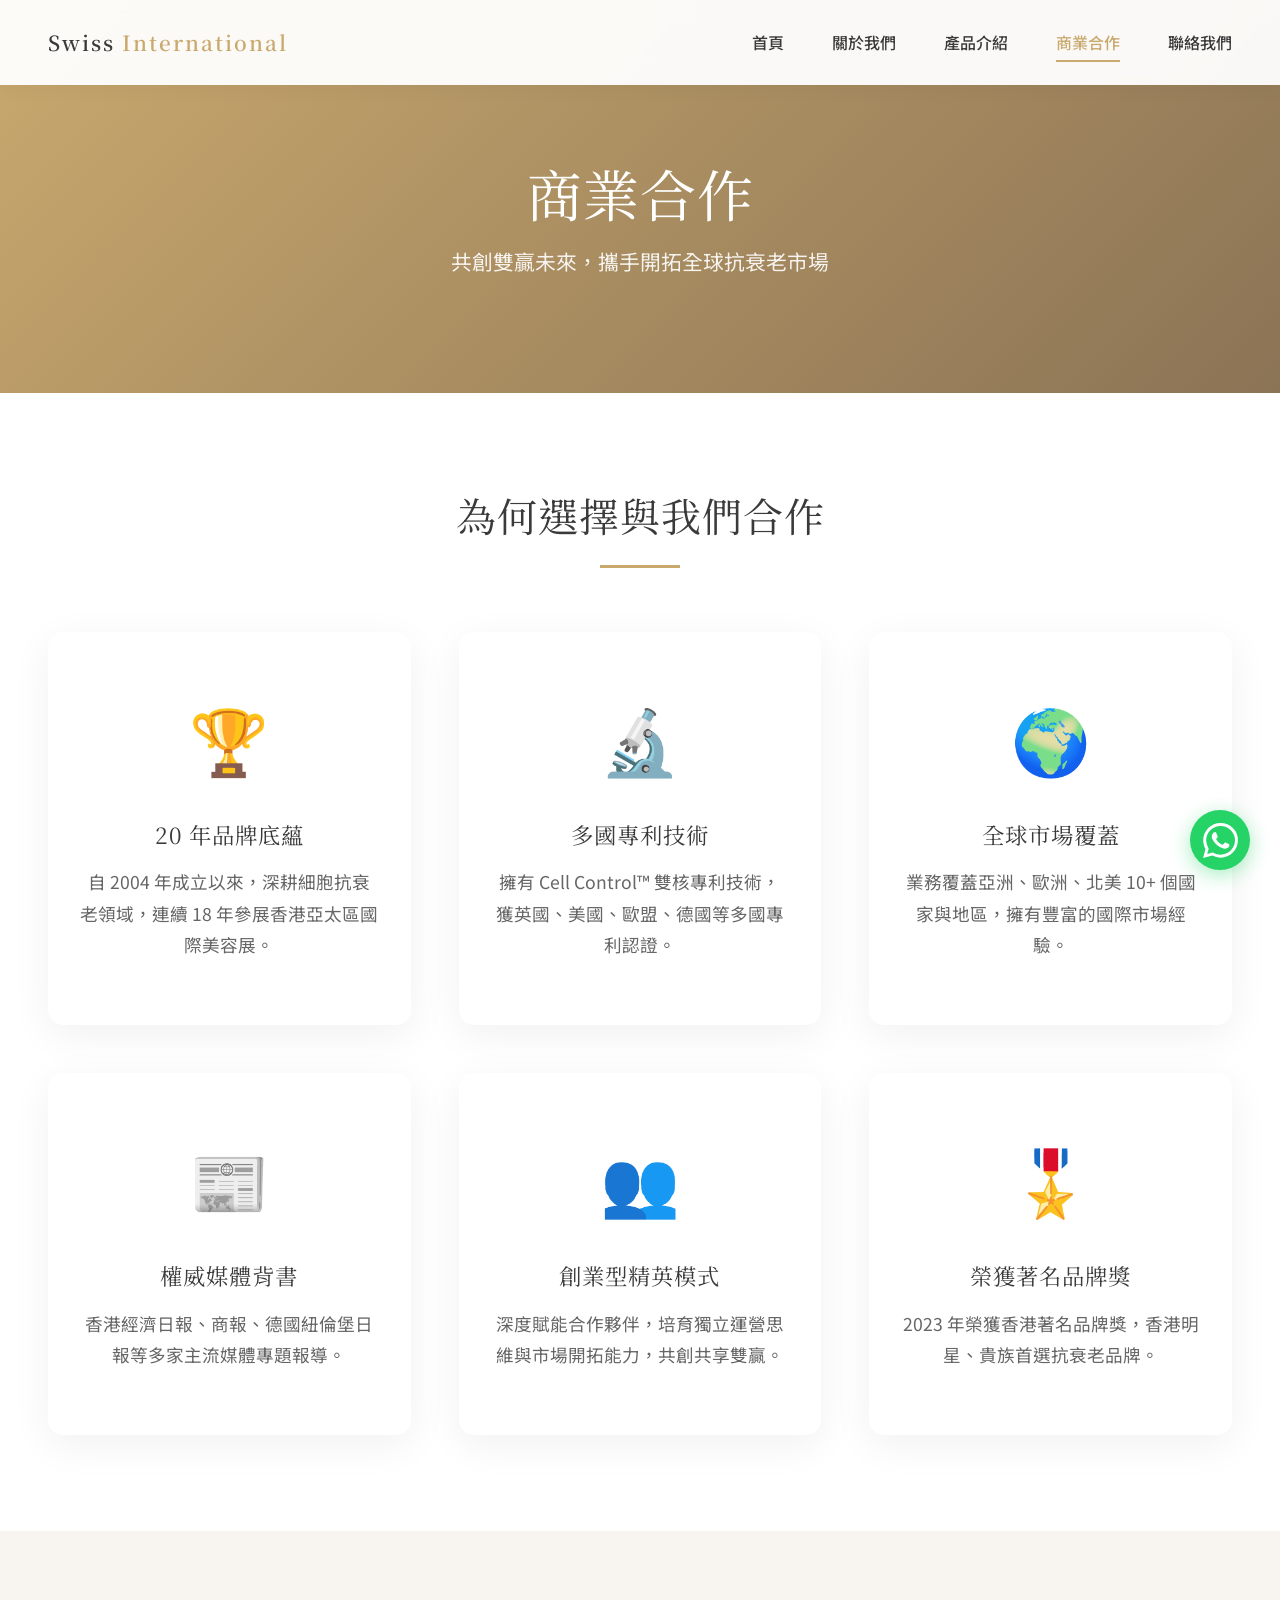
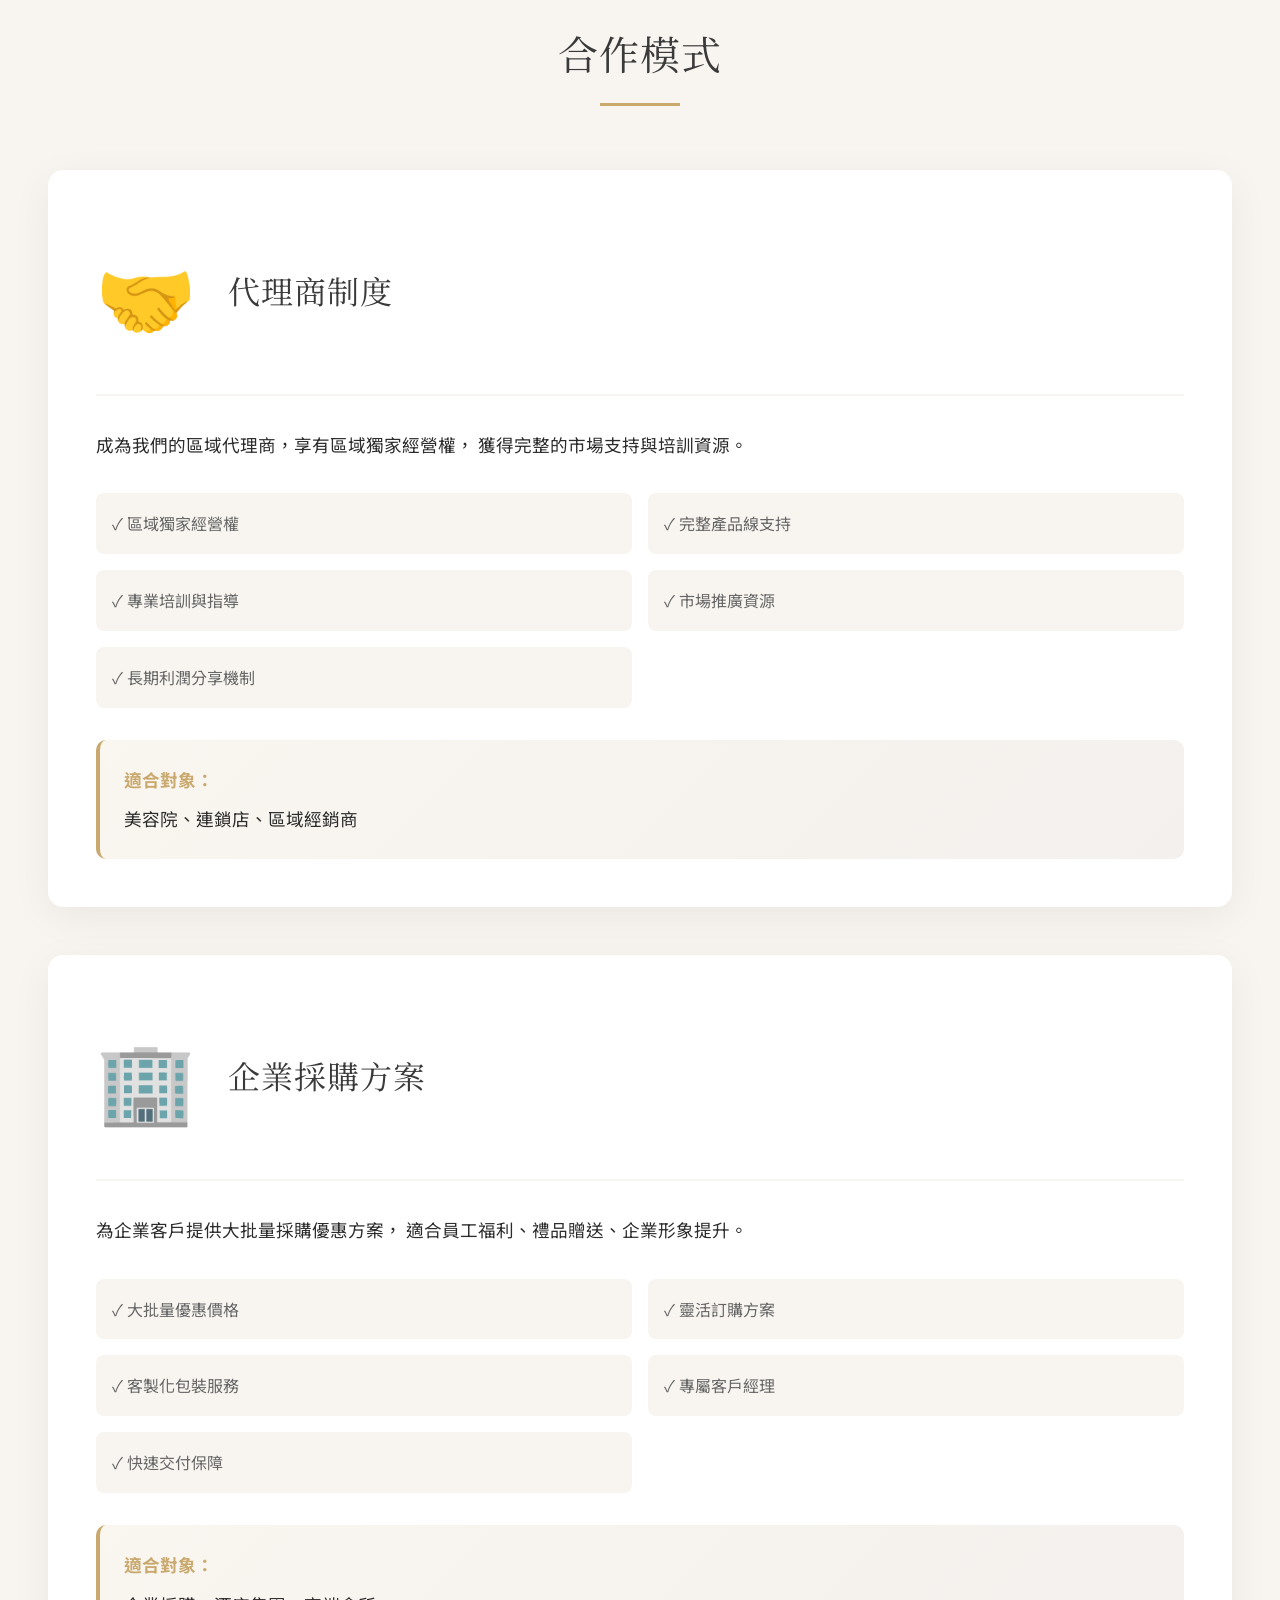
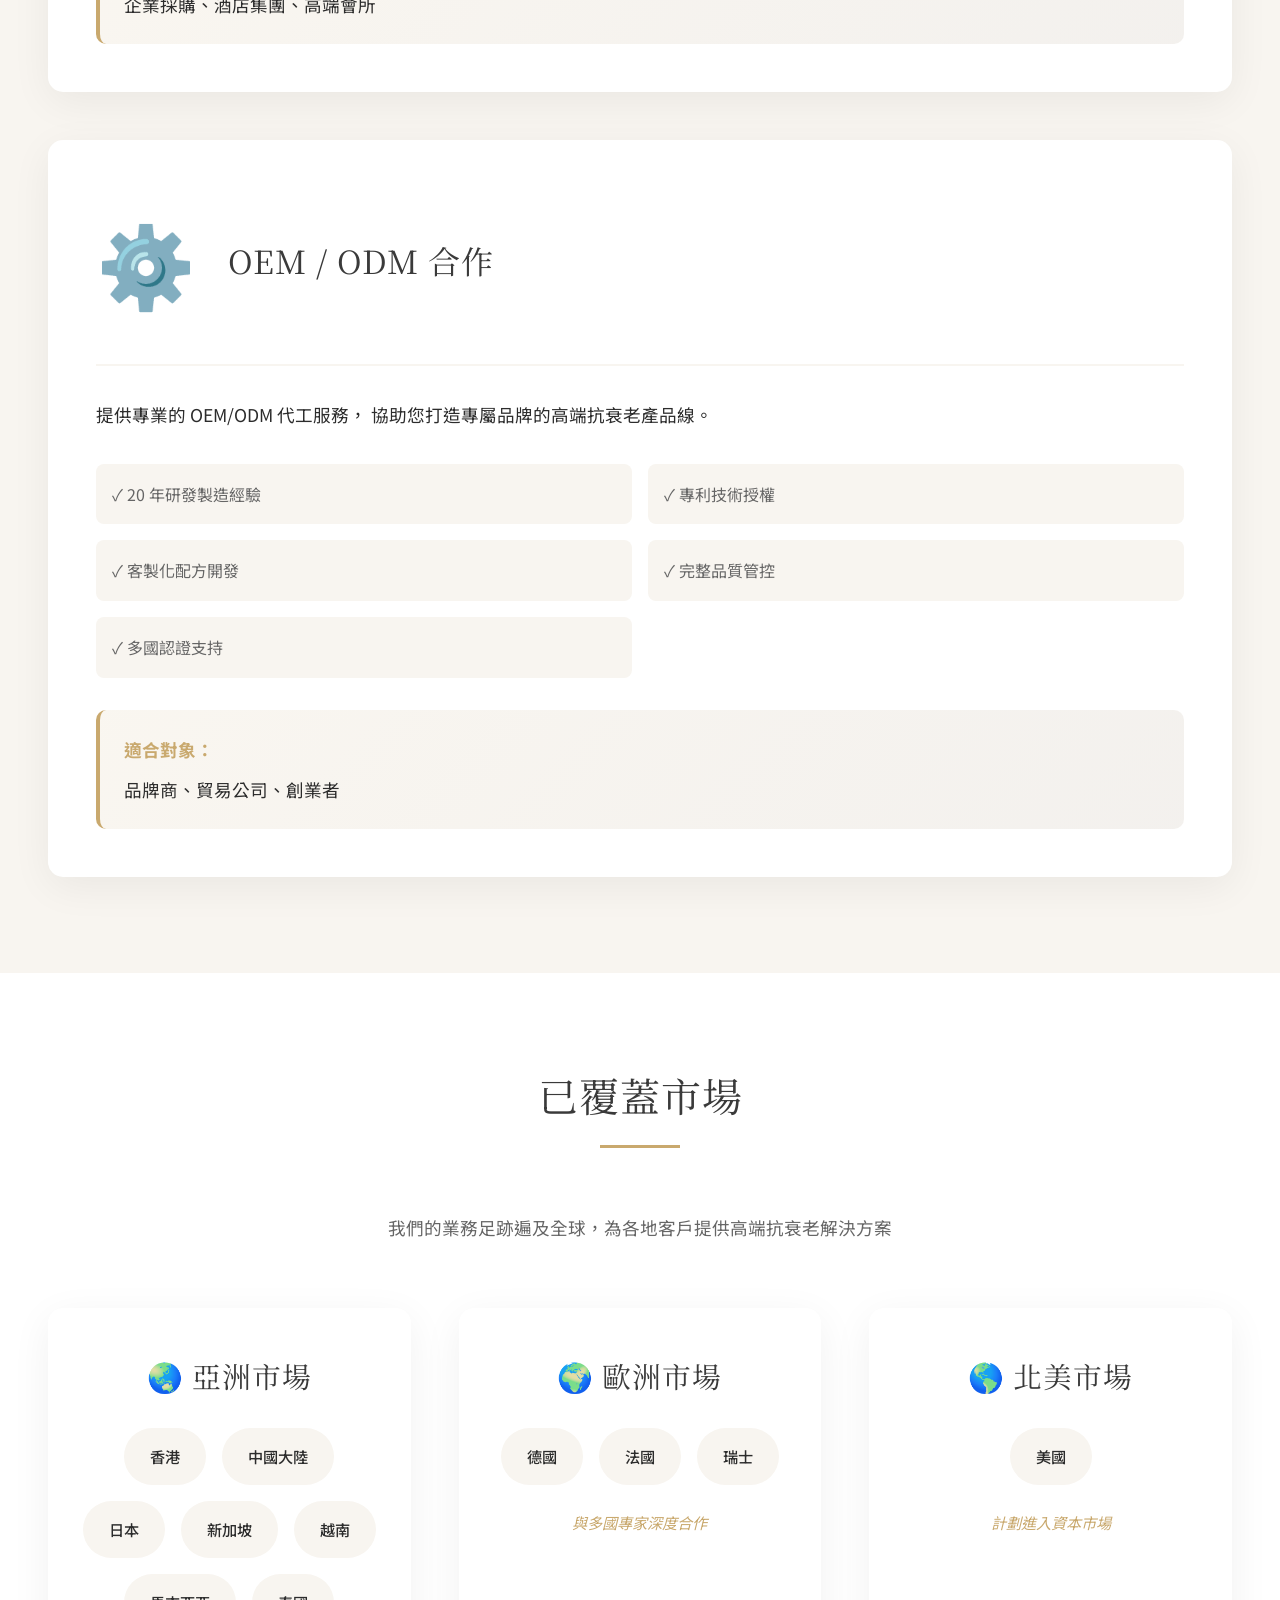
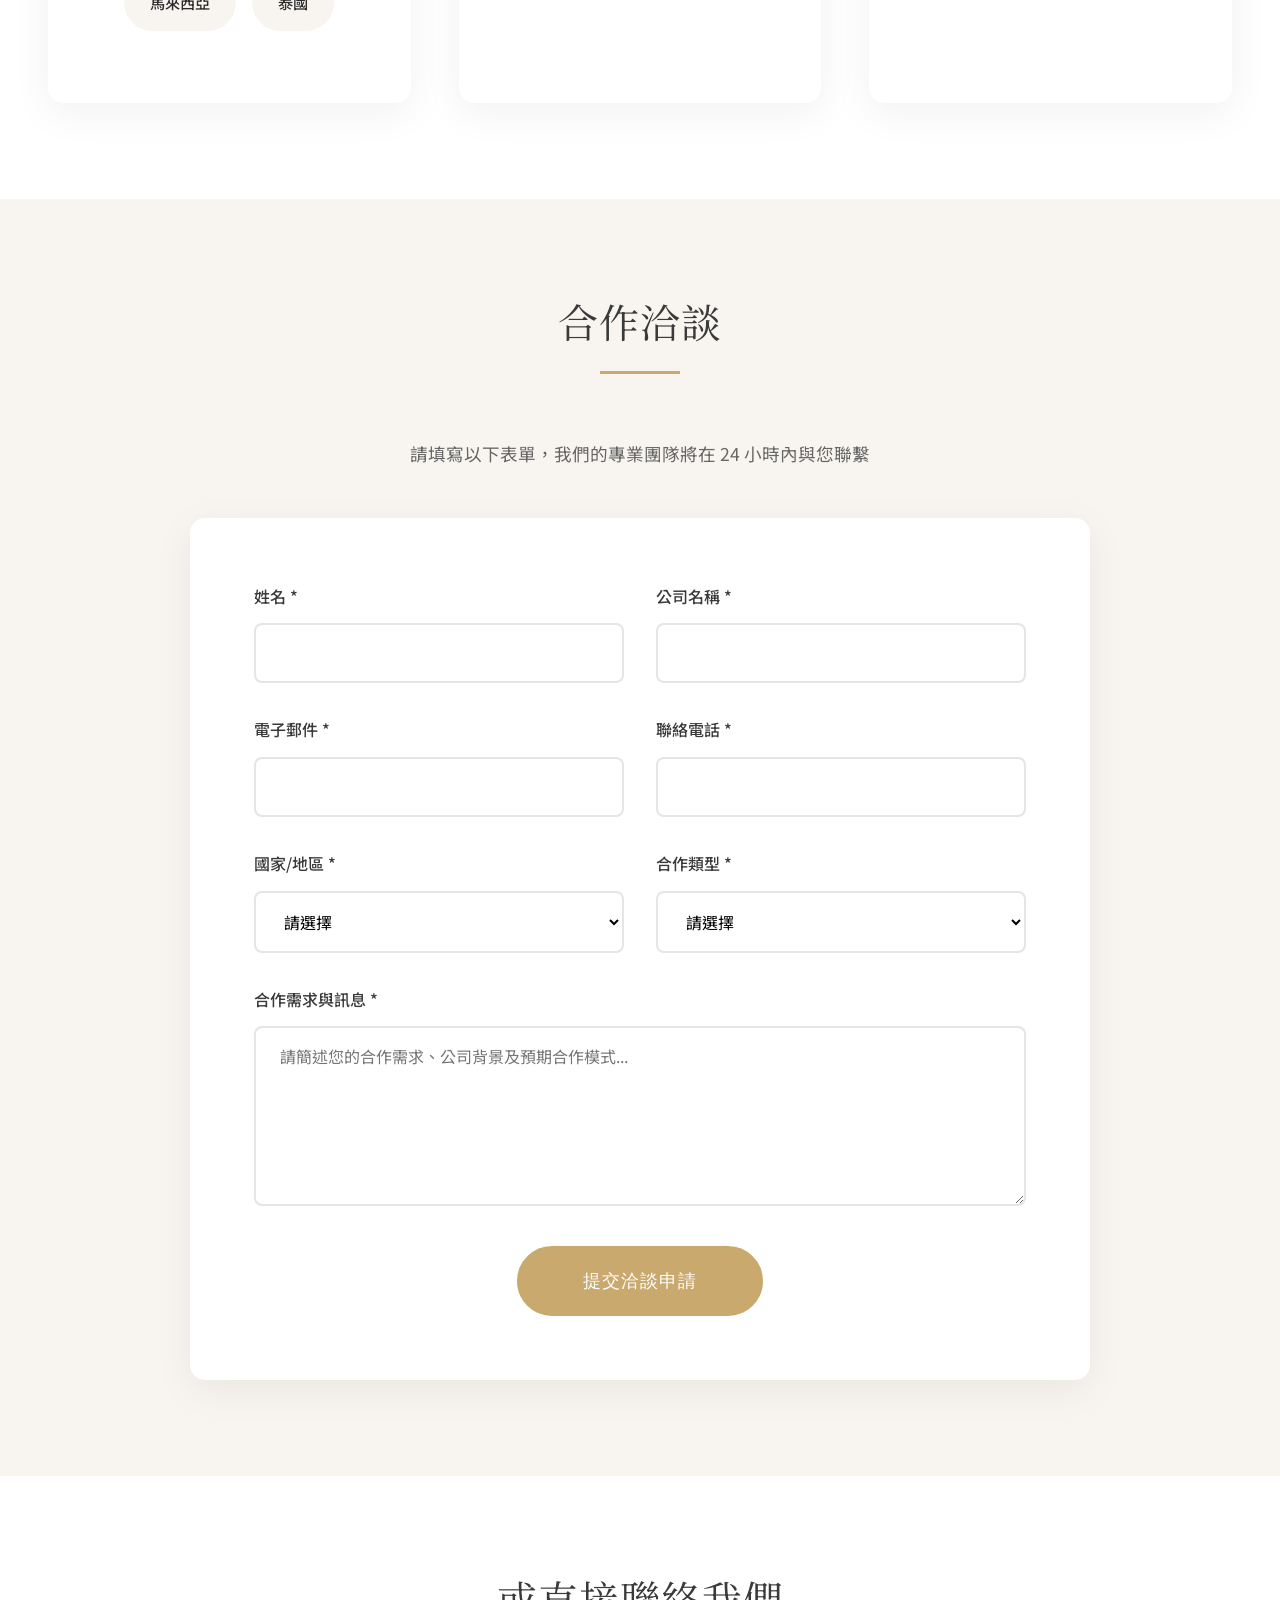
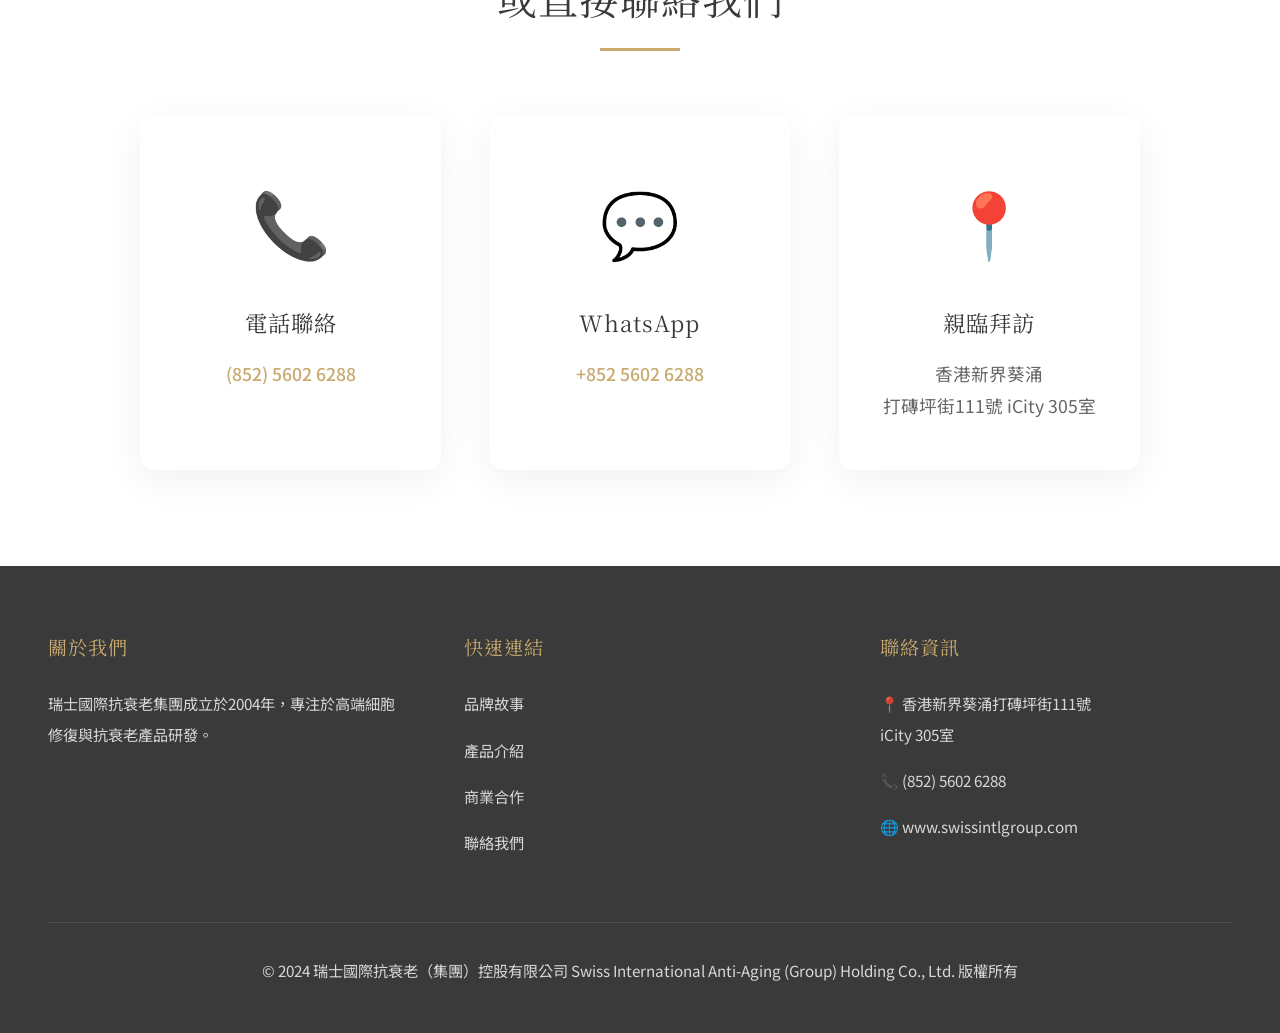
<file: partnership.html>
<!DOCTYPE html>
<html lang="zh-Hant">
<head>
    <meta charset="UTF-8">
    <meta name="viewport" content="width=device-width, initial-scale=1.0">
    <meta name="description" content="瑞士國際抗衰老集團商業合作 - 代理加盟、企業採購、OEM/ODM合作">
    <title>商業合作 | 瑞士國際抗衰老集團</title>
    
    <!-- Google Fonts -->
    <link rel="preconnect" href="https://fonts.googleapis.com">
    <link rel="preconnect" href="https://fonts.gstatic.com" crossorigin>
    <link href="https://fonts.googleapis.com/css2?family=Noto+Sans+TC:wght@300;400;500;600;700&family=Noto+Serif+TC:wght@300;400;500;600;700&display=swap" rel="stylesheet">
    
    <!-- Styles -->
    <link rel="stylesheet" href="css/style.css">
    <link rel="stylesheet" href="css/partnership.css">
</head>
<body>
    <!-- 頂部導航 -->
    <header class="header" id="header">
        <nav class="nav-container">
            <div class="logo">
                Swiss <span>International</span>
            </div>
            
            <ul class="nav-menu" id="navMenu">
                <li><a href="index.html">首頁</a></li>
                <li><a href="about.html">關於我們</a></li>
                <li><a href="products.html">產品介紹</a></li>
                <li><a href="partnership.html" class="active">商業合作</a></li>
                <li><a href="contact.html">聯絡我們</a></li>
            </ul>
            
            <button class="menu-toggle" id="menuToggle">
                <span></span>
                <span></span>
                <span></span>
            </button>
        </nav>
    </header>

    <!-- 頁面標題 -->
    <section class="page-header">
        <div class="container">
            <h1>商業合作</h1>
            <p>共創雙贏未來，攜手開拓全球抗衰老市場</p>
        </div>
    </section>

    <!-- 為何選擇我們 -->
    <section class="why-us section" style="background: var(--color-white);">
        <div class="container">
            <h2 class="section-title">為何選擇與我們合作</h2>
            
            <div class="grid grid-3">
                <div class="advantage-card card">
                    <div class="advantage-icon">🏆</div>
                    <h3>20 年品牌底蘊</h3>
                    <p>自 2004 年成立以來，深耕細胞抗衰老領域，連續 18 年參展香港亞太區國際美容展。</p>
                </div>
                
                <div class="advantage-card card">
                    <div class="advantage-icon">🔬</div>
                    <h3>多國專利技術</h3>
                    <p>擁有 Cell Control™ 雙核專利技術，獲英國、美國、歐盟、德國等多國專利認證。</p>
                </div>
                
                <div class="advantage-card card">
                    <div class="advantage-icon">🌍</div>
                    <h3>全球市場覆蓋</h3>
                    <p>業務覆蓋亞洲、歐洲、北美 10+ 個國家與地區，擁有豐富的國際市場經驗。</p>
                </div>
                
                <div class="advantage-card card">
                    <div class="advantage-icon">📰</div>
                    <h3>權威媒體背書</h3>
                    <p>香港經濟日報、商報、德國紐倫堡日報等多家主流媒體專題報導。</p>
                </div>
                
                <div class="advantage-card card">
                    <div class="advantage-icon">👥</div>
                    <h3>創業型精英模式</h3>
                    <p>深度賦能合作夥伴，培育獨立運營思維與市場開拓能力，共創共享雙贏。</p>
                </div>
                
                <div class="advantage-card card">
                    <div class="advantage-icon">🎖️</div>
                    <h3>榮獲著名品牌獎</h3>
                    <p>2023 年榮獲香港著名品牌獎，香港明星、貴族首選抗衰老品牌。</p>
                </div>
            </div>
        </div>
    </section>

    <!-- 合作模式 -->
    <section class="partnership-modes section">
        <div class="container">
            <h2 class="section-title">合作模式</h2>
            
            <div class="modes-grid">
                <!-- 代理商制度 -->
                <div class="mode-card card">
                    <div class="mode-header">
                        <div class="mode-icon">🤝</div>
                        <h3>代理商制度</h3>
                    </div>
                    <div class="mode-content">
                        <p class="mode-description">
                            成為我們的區域代理商，享有區域獨家經營權，
                            獲得完整的市場支持與培訓資源。
                        </p>
                        <ul class="mode-benefits">
                            <li>✓ 區域獨家經營權</li>
                            <li>✓ 完整產品線支持</li>
                            <li>✓ 專業培訓與指導</li>
                            <li>✓ 市場推廣資源</li>
                            <li>✓ 長期利潤分享機制</li>
                        </ul>
                        <div class="mode-target">
                            <strong>適合對象：</strong>
                            <p>美容院、連鎖店、區域經銷商</p>
                        </div>
                    </div>
                </div>
                
                <!-- 企業採購 -->
                <div class="mode-card card">
                    <div class="mode-header">
                        <div class="mode-icon">🏢</div>
                        <h3>企業採購方案</h3>
                    </div>
                    <div class="mode-content">
                        <p class="mode-description">
                            為企業客戶提供大批量採購優惠方案，
                            適合員工福利、禮品贈送、企業形象提升。
                        </p>
                        <ul class="mode-benefits">
                            <li>✓ 大批量優惠價格</li>
                            <li>✓ 靈活訂購方案</li>
                            <li>✓ 客製化包裝服務</li>
                            <li>✓ 專屬客戶經理</li>
                            <li>✓ 快速交付保障</li>
                        </ul>
                        <div class="mode-target">
                            <strong>適合對象：</strong>
                            <p>企業採購、酒店集團、高端會所</p>
                        </div>
                    </div>
                </div>
                
                <!-- OEM/ODM -->
                <div class="mode-card card">
                    <div class="mode-header">
                        <div class="mode-icon">⚙️</div>
                        <h3>OEM / ODM 合作</h3>
                    </div>
                    <div class="mode-content">
                        <p class="mode-description">
                            提供專業的 OEM/ODM 代工服務，
                            協助您打造專屬品牌的高端抗衰老產品線。
                        </p>
                        <ul class="mode-benefits">
                            <li>✓ 20 年研發製造經驗</li>
                            <li>✓ 專利技術授權</li>
                            <li>✓ 客製化配方開發</li>
                            <li>✓ 完整品質管控</li>
                            <li>✓ 多國認證支持</li>
                        </ul>
                        <div class="mode-target">
                            <strong>適合對象：</strong>
                            <p>品牌商、貿易公司、創業者</p>
                        </div>
                    </div>
                </div>
            </div>
        </div>
    </section>

    <!-- 已覆蓋市場 -->
    <section class="covered-markets section" style="background: var(--color-white);">
        <div class="container">
            <h2 class="section-title">已覆蓋市場</h2>
            <p style="text-align: center; max-width: 800px; margin: 0 auto 4rem; font-size: 1.1rem; color: var(--color-text-light);">
                我們的業務足跡遍及全球，為各地客戶提供高端抗衰老解決方案
            </p>
            
            <div class="markets-grid">
                <div class="market-region card">
                    <h3>🌏 亞洲市場</h3>
                    <div class="countries-list">
                        <span class="country-tag">香港</span>
                        <span class="country-tag">中國大陸</span>
                        <span class="country-tag">日本</span>
                        <span class="country-tag">新加坡</span>
                        <span class="country-tag">越南</span>
                        <span class="country-tag">馬來西亞</span>
                        <span class="country-tag">泰國</span>
                    </div>
                </div>
                
                <div class="market-region card">
                    <h3>🌍 歐洲市場</h3>
                    <div class="countries-list">
                        <span class="country-tag">德國</span>
                        <span class="country-tag">法國</span>
                        <span class="country-tag">瑞士</span>
                    </div>
                    <p class="market-note">與多國專家深度合作</p>
                </div>
                
                <div class="market-region card">
                    <h3>🌎 北美市場</h3>
                    <div class="countries-list">
                        <span class="country-tag">美國</span>
                    </div>
                    <p class="market-note">計劃進入資本市場</p>
                </div>
            </div>
        </div>
    </section>

    <!-- 合作洽談表單 -->
    <section class="contact-form-section section">
        <div class="container">
            <h2 class="section-title">合作洽談</h2>
            <p style="text-align: center; max-width: 700px; margin: 0 auto 3rem; font-size: 1.1rem; color: var(--color-text-light);">
                請填寫以下表單，我們的專業團隊將在 24 小時內與您聯繫
            </p>
            
            <div class="form-container card">
                <form id="partnershipForm" class="partnership-form">
                    <div class="form-row">
                        <div class="form-group">
                            <label for="name">姓名 *</label>
                            <input type="text" id="name" name="name" required>
                        </div>
                        
                        <div class="form-group">
                            <label for="company">公司名稱 *</label>
                            <input type="text" id="company" name="company" required>
                        </div>
                    </div>
                    
                    <div class="form-row">
                        <div class="form-group">
                            <label for="email">電子郵件 *</label>
                            <input type="email" id="email" name="email" required>
                        </div>
                        
                        <div class="form-group">
                            <label for="phone">聯絡電話 *</label>
                            <input type="tel" id="phone" name="phone" required>
                        </div>
                    </div>
                    
                    <div class="form-row">
                        <div class="form-group">
                            <label for="region">國家/地區 *</label>
                            <select id="region" name="region" required>
                                <option value="">請選擇</option>
                                <option value="香港">香港</option>
                                <option value="中國大陸">中國大陸</option>
                                <option value="台灣">台灣</option>
                                <option value="澳門">澳門</option>
                                <option value="新加坡">新加坡</option>
                                <option value="馬來西亞">馬來西亞</option>
                                <option value="日本">日本</option>
                                <option value="其他">其他</option>
                            </select>
                        </div>
                        
                        <div class="form-group">
                            <label for="partnershipType">合作類型 *</label>
                            <select id="partnershipType" name="partnershipType" required>
                                <option value="">請選擇</option>
                                <option value="代理商">代理商</option>
                                <option value="企業採購">企業採購</option>
                                <option value="OEM/ODM">OEM/ODM</option>
                                <option value="其他">其他</option>
                            </select>
                        </div>
                    </div>
                    
                    <div class="form-group">
                        <label for="message">合作需求與訊息 *</label>
                        <textarea id="message" name="message" rows="6" required placeholder="請簡述您的合作需求、公司背景及預期合作模式..."></textarea>
                    </div>
                    
                    <div class="form-actions">
                        <button type="submit" class="btn btn-primary btn-large">
                            提交洽談申請
                        </button>
                    </div>
                    
                    <div id="formMessage" class="form-message"></div>
                </form>
            </div>
        </div>
    </section>

    <!-- 直接聯絡 -->
    <section class="direct-contact section" style="background: var(--color-white);">
        <div class="container">
            <h2 class="section-title">或直接聯絡我們</h2>
            
            <div class="contact-methods">
                <div class="contact-method card">
                    <div class="contact-icon">📞</div>
                    <h4>電話聯絡</h4>
                    <p><a href="tel:+85256026288">(852) 5602 6288</a></p>
                </div>
                
                <div class="contact-method card">
                    <div class="contact-icon">💬</div>
                    <h4>WhatsApp</h4>
                    <p><a href="https://wa.me/85256026288" target="_blank">+852 5602 6288</a></p>
                </div>
                
                <div class="contact-method card">
                    <div class="contact-icon">📍</div>
                    <h4>親臨拜訪</h4>
                    <p>香港新界葵涌<br>打磚坪街111號 iCity 305室</p>
                </div>
            </div>
        </div>
    </section>

    <!-- 頁尾 -->
    <footer class="footer">
        <div class="container">
            <div class="footer-content">
                <div class="footer-column">
                    <h4>關於我們</h4>
                    <p>瑞士國際抗衰老集團成立於2004年，專注於高端細胞修復與抗衰老產品研發。</p>
                </div>
                
                <div class="footer-column">
                    <h4>快速連結</h4>
                    <p><a href="about.html">品牌故事</a></p>
                    <p><a href="products.html">產品介紹</a></p>
                    <p><a href="partnership.html">商業合作</a></p>
                    <p><a href="contact.html">聯絡我們</a></p>
                </div>
                
                <div class="footer-column">
                    <h4>聯絡資訊</h4>
                    <p>📍 香港新界葵涌打磚坪街111號<br>iCity 305室</p>
                    <p>📞 (852) 5602 6288</p>
                    <p>🌐 www.swissintlgroup.com</p>
                </div>
            </div>
            
            <div class="footer-bottom">
                <p>&copy; 2024 瑞士國際抗衰老（集團）控股有限公司 Swiss International Anti-Aging (Group) Holding Co., Ltd. 版權所有</p>
            </div>
        </div>
    </footer>

    <!-- WhatsApp 浮動按鈕 -->
    <a href="https://wa.me/85256026288" target="_blank" class="whatsapp-float" title="WhatsApp 聯絡我們">
        <svg xmlns="http://www.w3.org/2000/svg" viewBox="0 0 24 24">
            <path d="M17.472 14.382c-.297-.149-1.758-.867-2.03-.967-.273-.099-.471-.148-.67.15-.197.297-.767.966-.94 1.164-.173.199-.347.223-.644.075-.297-.15-1.255-.463-2.39-1.475-.883-.788-1.48-1.761-1.653-2.059-.173-.297-.018-.458.13-.606.134-.133.298-.347.446-.52.149-.174.198-.298.298-.497.099-.198.05-.371-.025-.52-.075-.149-.669-1.612-.916-2.207-.242-.579-.487-.5-.669-.51-.173-.008-.371-.01-.57-.01-.198 0-.52.074-.792.372-.272.297-1.04 1.016-1.04 2.479 0 1.462 1.065 2.875 1.213 3.074.149.198 2.096 3.2 5.077 4.487.709.306 1.262.489 1.694.625.712.227 1.36.195 1.871.118.571-.085 1.758-.719 2.006-1.413.248-.694.248-1.289.173-1.413-.074-.124-.272-.198-.57-.347m-5.421 7.403h-.004a9.87 9.87 0 01-5.031-1.378l-.361-.214-3.741.982.998-3.648-.235-.374a9.86 9.86 0 01-1.51-5.26c.001-5.45 4.436-9.884 9.888-9.884 2.64 0 5.122 1.03 6.988 2.898a9.825 9.825 0 012.893 6.994c-.003 5.45-4.437 9.884-9.885 9.884m8.413-18.297A11.815 11.815 0 0012.05 0C5.495 0 .16 5.335.157 11.892c0 2.096.547 4.142 1.588 5.945L.057 24l6.305-1.654a11.882 11.882 0 005.683 1.448h.005c6.554 0 11.890-5.335 11.893-11.893a11.821 11.821 0 00-3.48-8.413Z"/>
        </svg>
    </a>

    <!-- JavaScript -->
    <script src="js/main.js"></script>
</body>
</html>
</file>
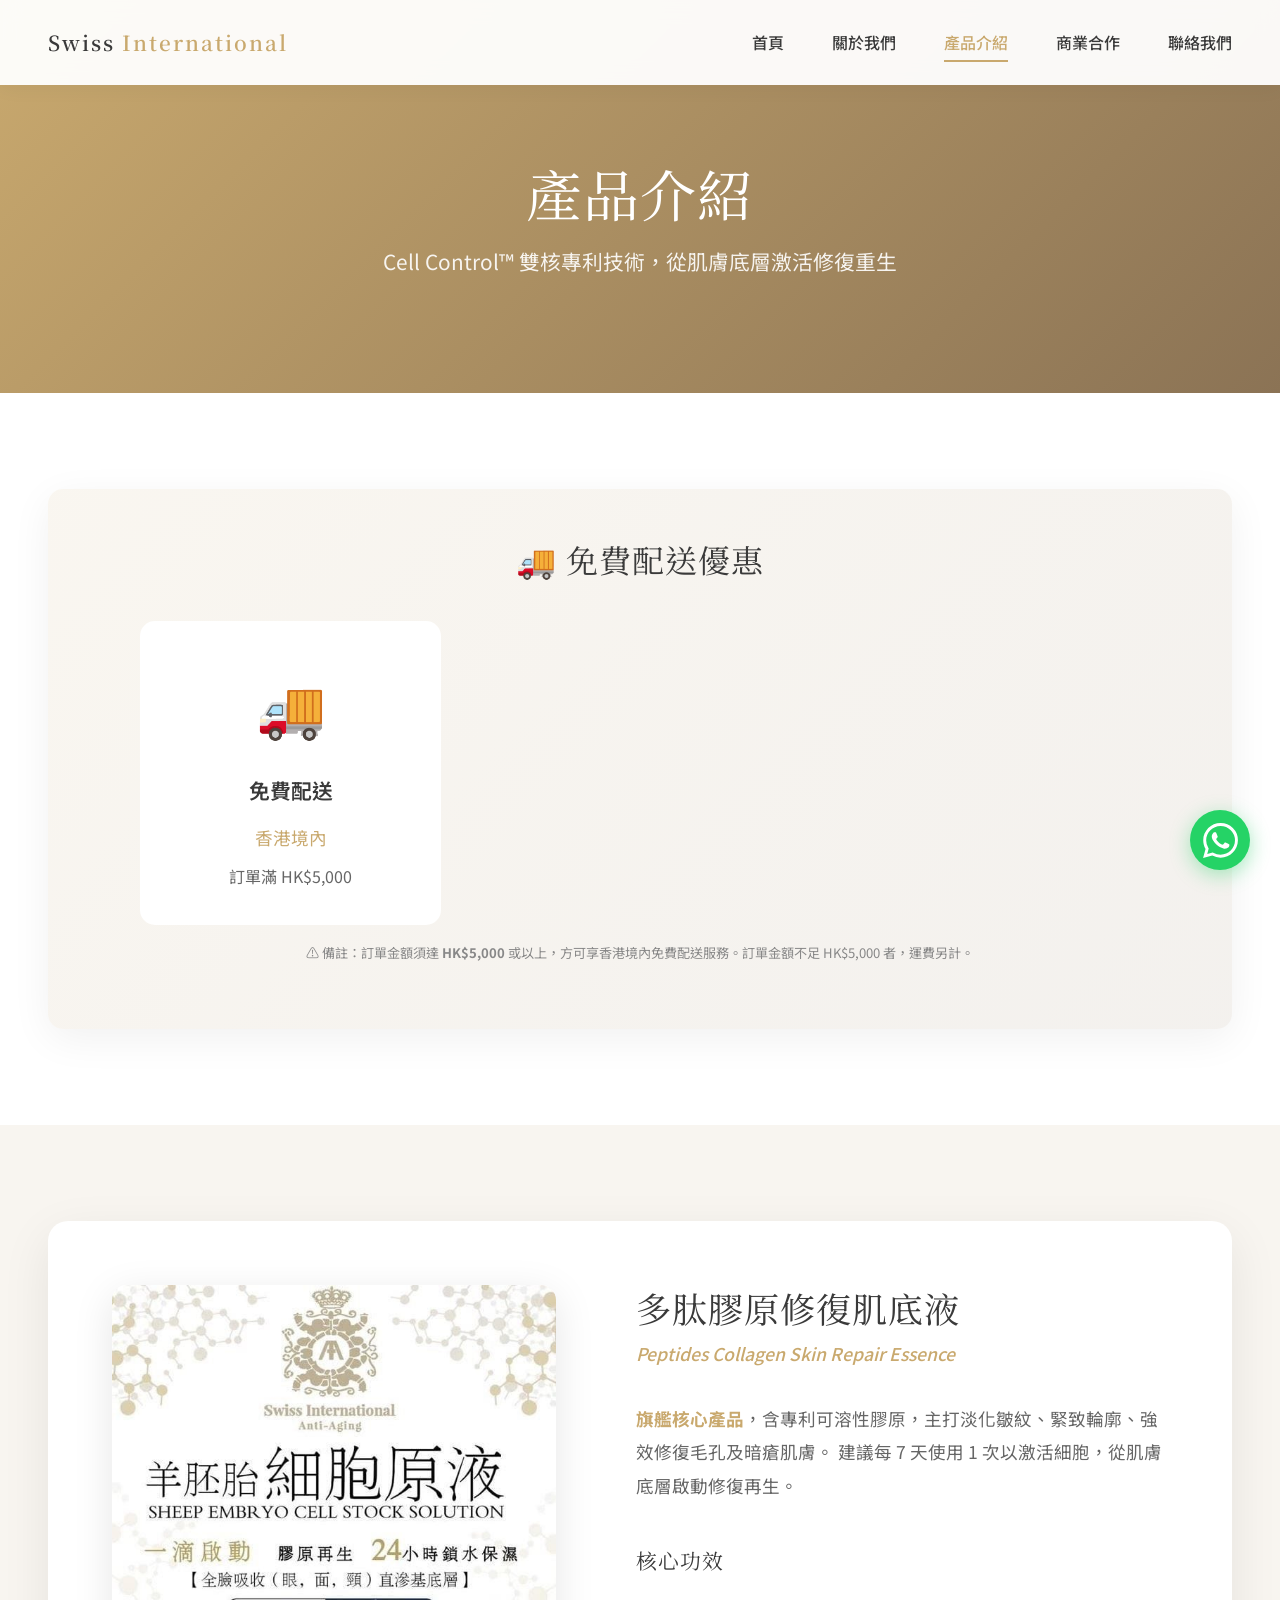
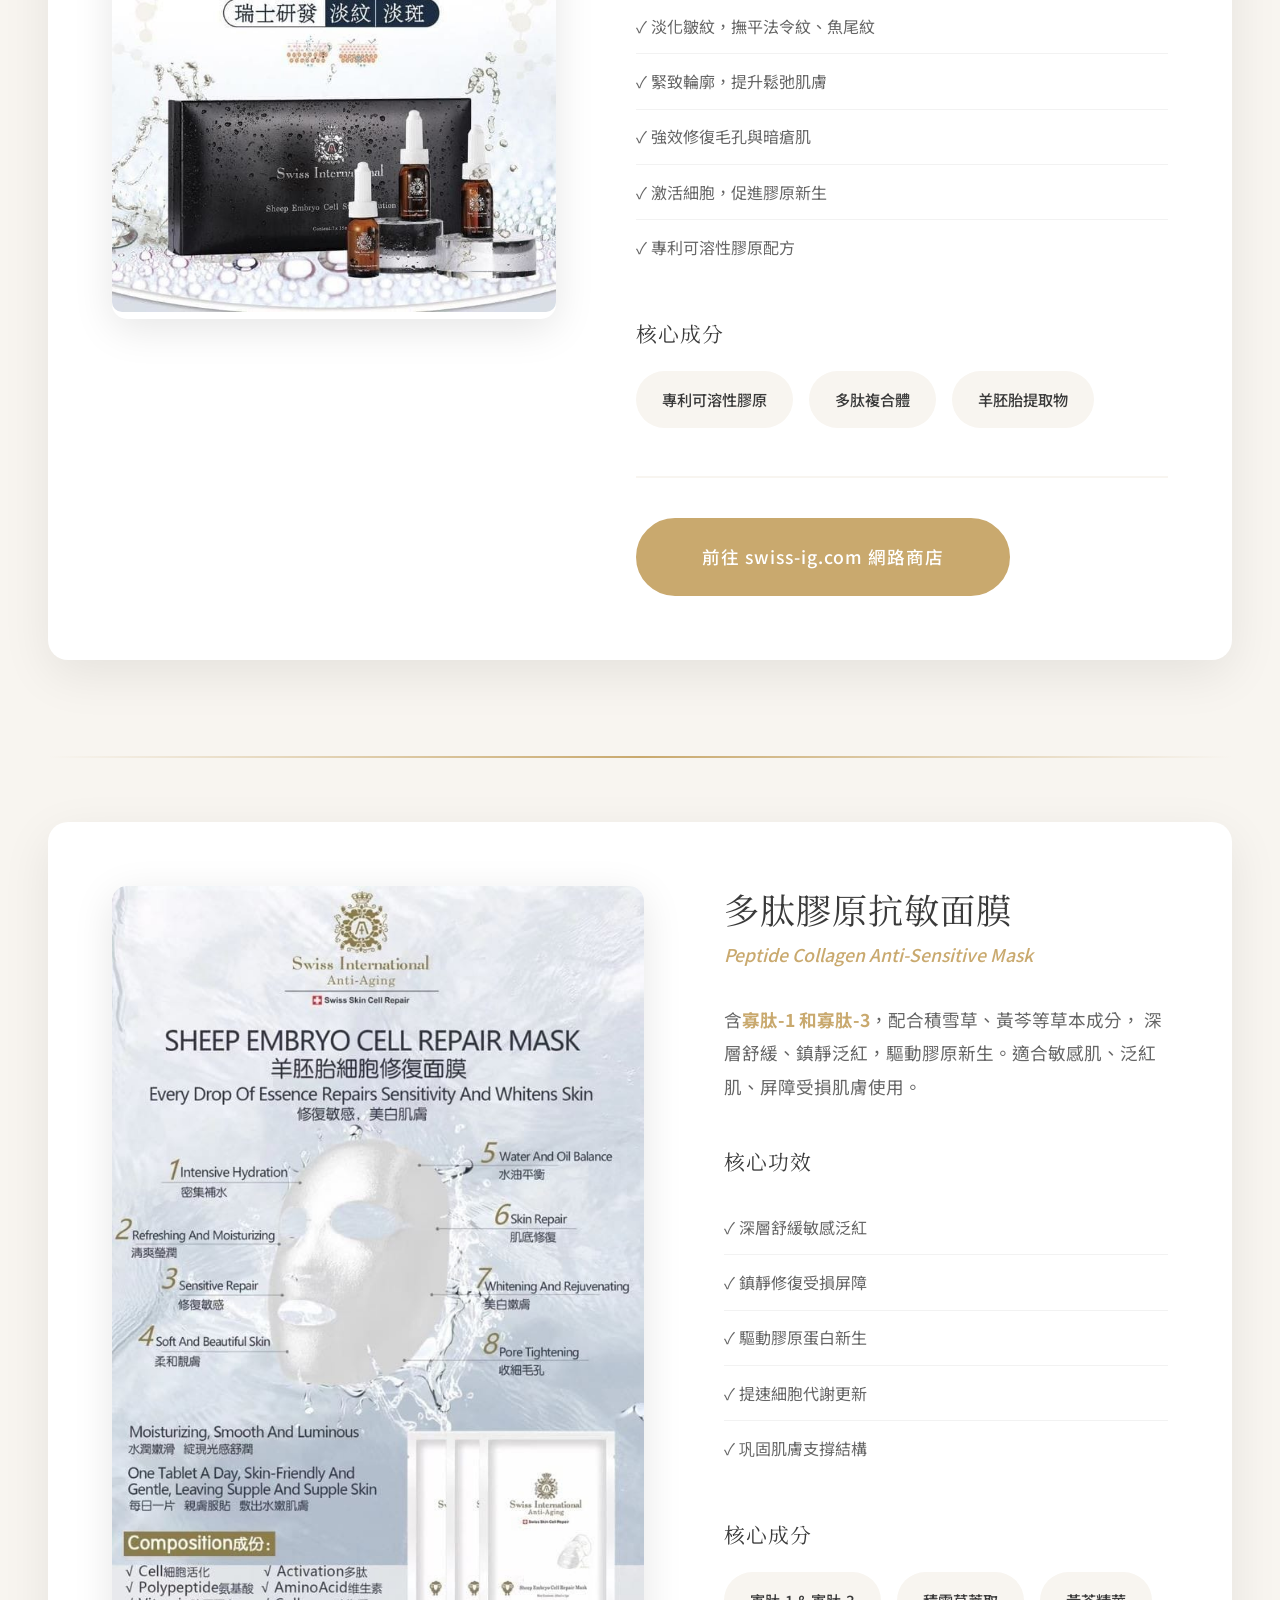
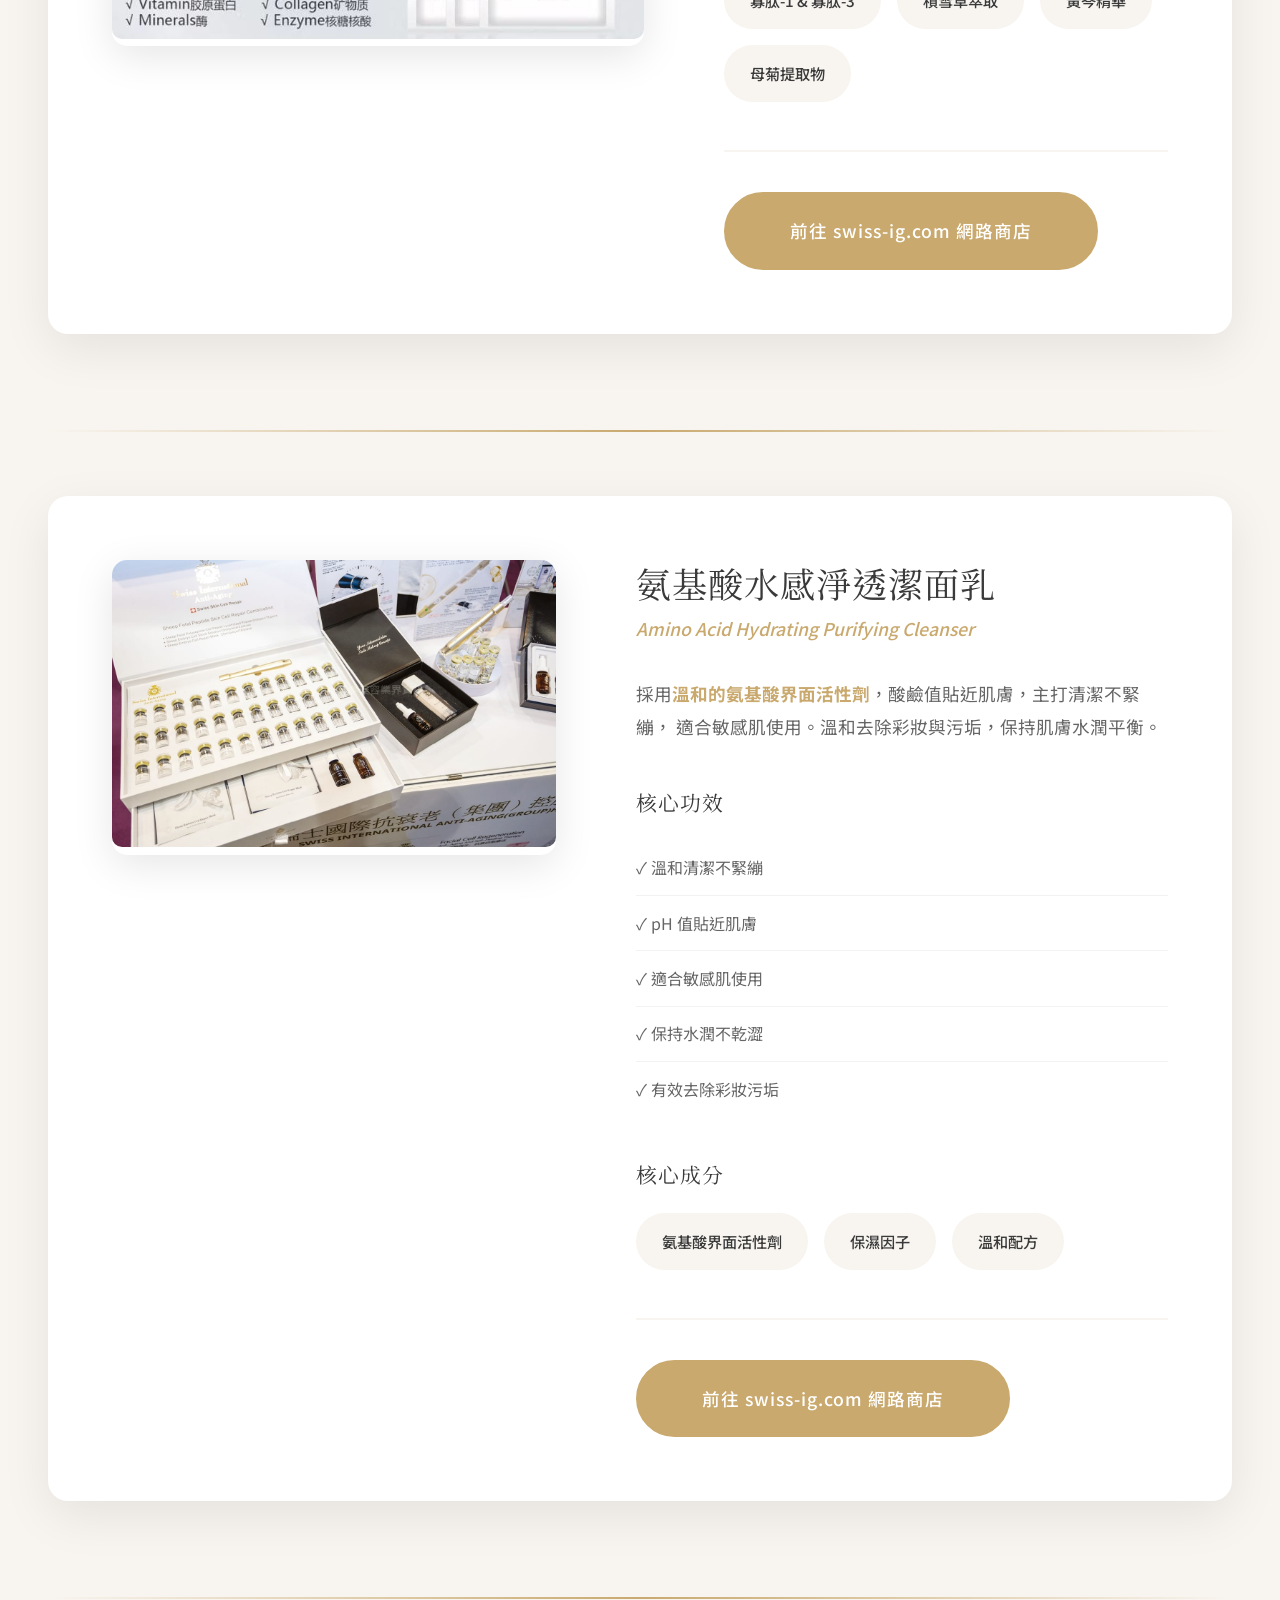
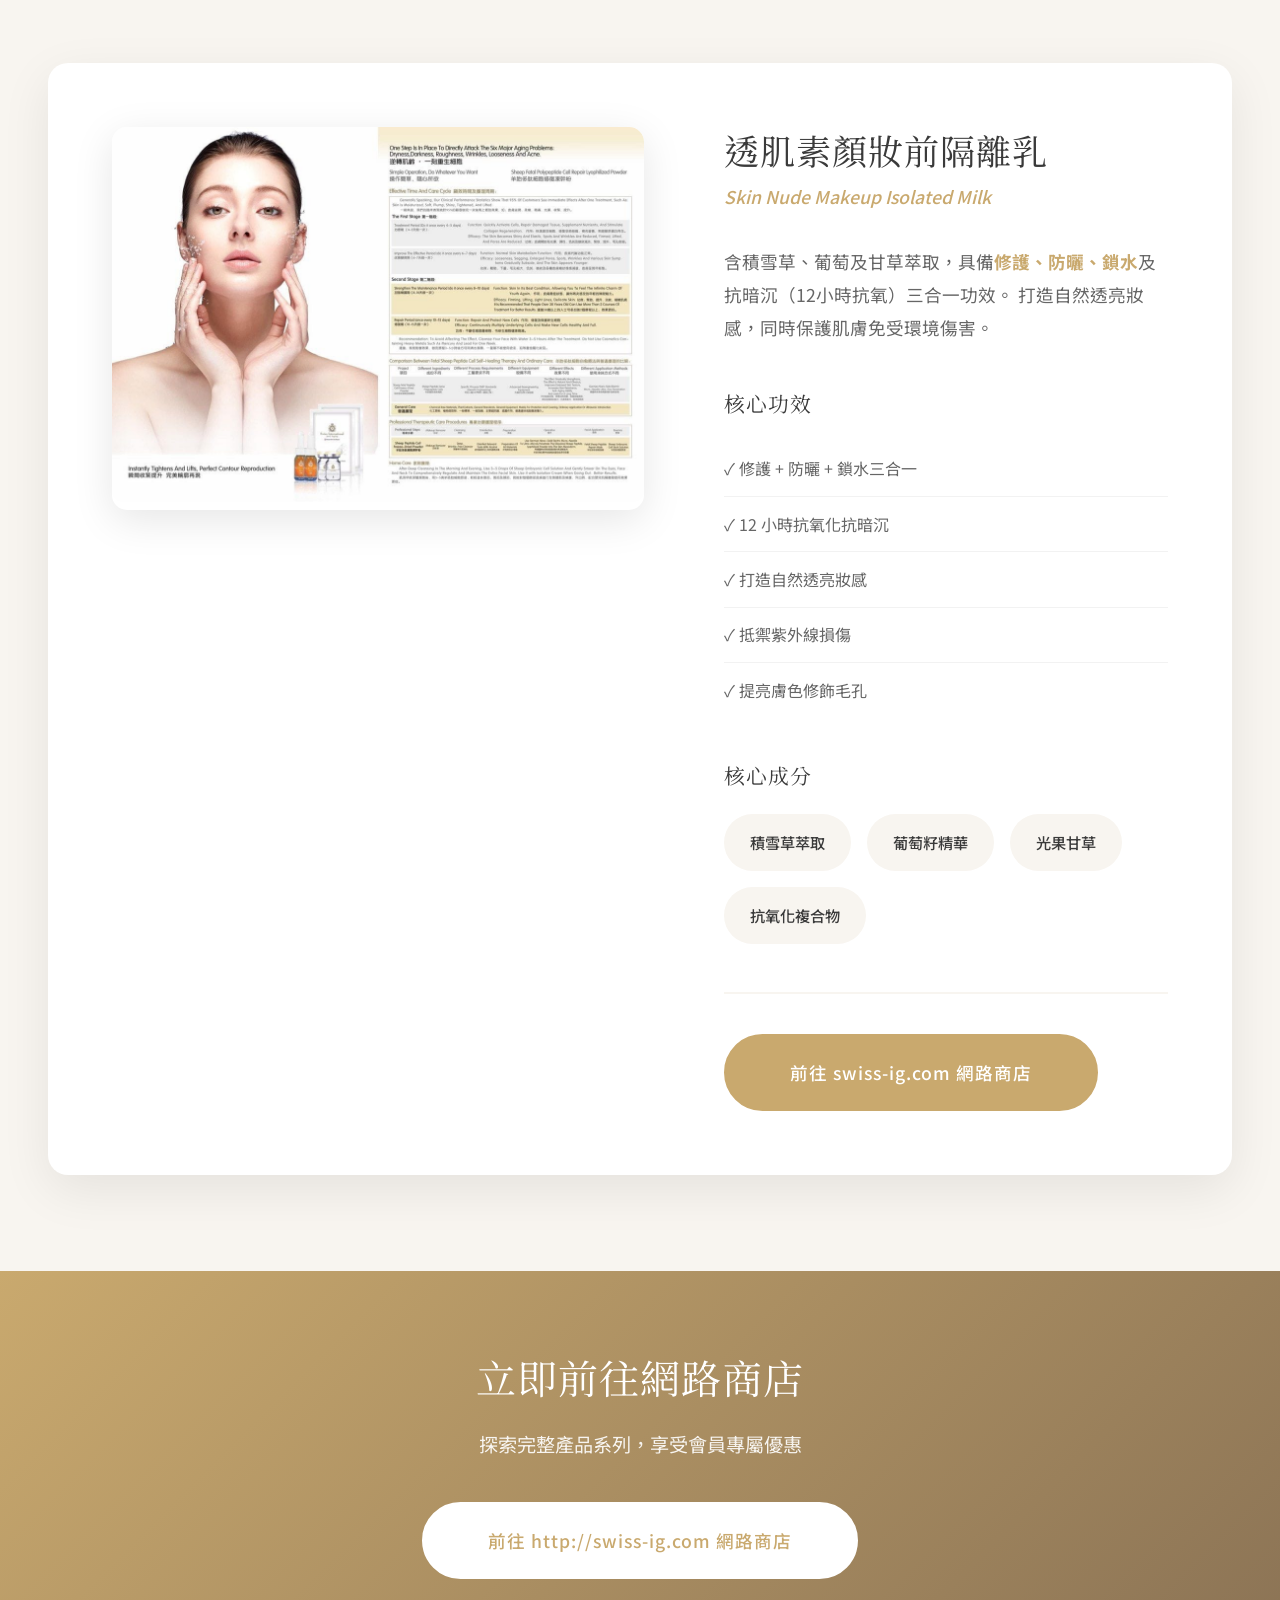
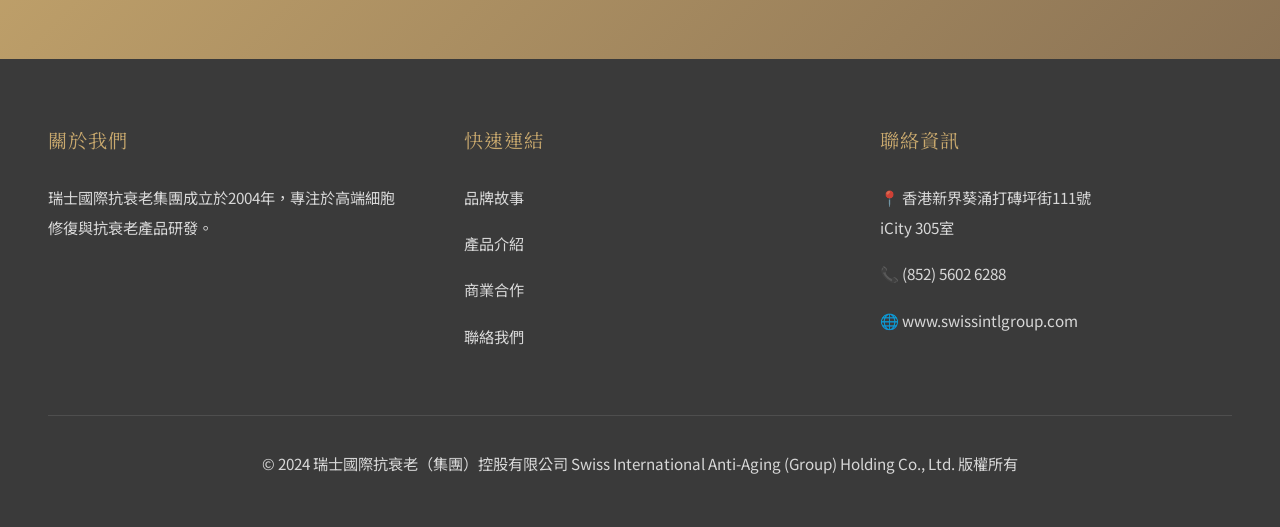
<file: products.html>
<!DOCTYPE html>
<html lang="zh-Hant">
<head>
    <meta charset="UTF-8">
    <meta name="viewport" content="width=device-width, initial-scale=1.0">
    <meta name="description" content="瑞士國際抗衰老集團產品介紹 - 多肽膠原修復系列、氨基酸潔面、妝前隔離">
    <title>產品介紹 | 瑞士國際抗衰老集團</title>
    
    <!-- Google Fonts -->
    <link rel="preconnect" href="https://fonts.googleapis.com">
    <link rel="preconnect" href="https://fonts.gstatic.com" crossorigin>
    <link href="https://fonts.googleapis.com/css2?family=Noto+Sans+TC:wght@300;400;500;600;700&family=Noto+Serif+TC:wght@300;400;500;600;700&display=swap" rel="stylesheet">
    
    <!-- Styles -->
    <link rel="stylesheet" href="css/style.css">
    <link rel="stylesheet" href="css/products.css">
</head>
<body>
    <!-- 頂部導航 -->
    <header class="header" id="header">
        <nav class="nav-container">
            <div class="logo">
                Swiss <span>International</span>
            </div>
            
            <ul class="nav-menu" id="navMenu">
                <li><a href="index.html">首頁</a></li>
                <li><a href="about.html">關於我們</a></li>
                <li><a href="products.html" class="active">產品介紹</a></li>
                <li><a href="partnership.html">商業合作</a></li>
                <li><a href="contact.html">聯絡我們</a></li>
            </ul>
            
            <button class="menu-toggle" id="menuToggle">
                <span></span>
                <span></span>
                <span></span>
            </button>
        </nav>
    </header>

    <!-- 頁面標題 -->
    <section class="page-header">
        <div class="container">
            <h1>產品介紹</h1>
            <p>Cell Control™ 雙核專利技術，從肌膚底層激活修復重生</p>
        </div>
    </section>

    <!-- 會員制度說明 -->
    <section class="membership-info section" style="background: var(--color-white);">
        <div class="container">
            <div class="membership-banner card">
                <h3>🚚 免費配送優惠</h3>
                <div class="membership-tiers">
                    <div class="tier">
                        <div class="tier-icon">🚚</div>
                        <div class="tier-name">免費配送</div>
                        <div class="tier-requirement">香港境內</div>
                        <div class="tier-benefit">訂單滿 HK$5,000</div>
                    </div>
                </div>
                <p style="font-size:0.82rem;color:#888;margin-top:1rem;text-align:center;">
                    ⚠️ 備註：訂單金額須達 <strong>HK$5,000</strong> 或以上，方可享香港境內免費配送服務。訂單金額不足 HK$5,000 者，運費另計。
                </p>
            </div>
        </div>
    </section>

    <!-- 產品系列 -->
    <section class="products-section section">
        <div class="container">
            
            <!-- 產品 1 -->
            <div class="product-detail" id="product1">
                <div class="product-grid">
                    <div class="product-image-large">
                        <img src="images/product-serum.jpg" alt="多肽膠原修復肌底液" style="width:100%;height:100%;object-fit:cover;border-radius:10px;">
                    </div>
                    
                    <div class="product-info-detail">
                        <h2>多肽膠原修復肌底液</h2>
                        <p class="product-subtitle">Peptides Collagen Skin Repair Essence</p>
                        
                        <div class="product-description">
                            <p>
                                <strong>旗艦核心產品</strong>，含專利可溶性膠原，主打淡化皺紋、緊致輪廓、強效修復毛孔及暗瘡肌膚。
                                建議每 7 天使用 1 次以激活細胞，從肌膚底層啟動修復再生。
                            </p>
                        </div>
                        
                        <div class="product-features">
                            <h4>核心功效</h4>
                            <ul>
                                <li>✓ 淡化皺紋，撫平法令紋、魚尾紋</li>
                                <li>✓ 緊致輪廓，提升鬆弛肌膚</li>
                                <li>✓ 強效修復毛孔與暗瘡肌</li>
                                <li>✓ 激活細胞，促進膠原新生</li>
                                <li>✓ 專利可溶性膠原配方</li>
                            </ul>
                        </div>
                        
                        <div class="product-ingredients">
                            <h4>核心成分</h4>
                            <div class="ingredients-tags">
                                <span>專利可溶性膠原</span>
                                <span>多肽複合體</span>
                                <span>羊胚胎提取物</span>
                            </div>
                        </div>
                        
                        <div class="product-actions">
                            <a href="http://swiss-ig.com" target="_blank" class="btn btn-primary btn-large">
                                前往 swiss-ig.com 網路商店
                            </a>
                        </div>
                    </div>
                </div>
            </div>

            <div class="product-divider"></div>

            <!-- 產品 2 -->
            <div class="product-detail" id="product2">
                <div class="product-grid reverse">
                    <div class="product-image-large">
                        <img src="images/product-mask.jpg" alt="多肽膠原抗敏面膜" style="width:100%;height:100%;object-fit:cover;border-radius:10px;">
                    </div>
                    
                    <div class="product-info-detail">
                        <h2>多肽膠原抗敏面膜</h2>
                        <p class="product-subtitle">Peptide Collagen Anti-Sensitive Mask</p>
                        
                        <div class="product-description">
                            <p>
                                含<strong>寡肽-1 和寡肽-3</strong>，配合積雪草、黃芩等草本成分，
                                深層舒緩、鎮靜泛紅，驅動膠原新生。適合敏感肌、泛紅肌、屏障受損肌膚使用。
                            </p>
                        </div>
                        
                        <div class="product-features">
                            <h4>核心功效</h4>
                            <ul>
                                <li>✓ 深層舒緩敏感泛紅</li>
                                <li>✓ 鎮靜修復受損屏障</li>
                                <li>✓ 驅動膠原蛋白新生</li>
                                <li>✓ 提速細胞代謝更新</li>
                                <li>✓ 巩固肌膚支撐結構</li>
                            </ul>
                        </div>
                        
                        <div class="product-ingredients">
                            <h4>核心成分</h4>
                            <div class="ingredients-tags">
                                <span>寡肽-1 & 寡肽-3</span>
                                <span>積雪草萃取</span>
                                <span>黃芩精華</span>
                                <span>母菊提取物</span>
                            </div>
                        </div>
                        
                        <div class="product-actions">
                            <a href="http://swiss-ig.com" target="_blank" class="btn btn-primary btn-large">
                                前往 swiss-ig.com 網路商店
                            </a>
                        </div>
                    </div>
                </div>
            </div>

            <div class="product-divider"></div>

            <!-- 產品 3 -->
            <div class="product-detail" id="product3">
                <div class="product-grid">
                    <div class="product-image-large">
                        <img src="images/product-set.jpg" alt="氨基酸水感淨透潔面乳" style="width:100%;height:100%;object-fit:cover;border-radius:10px;">
                    </div>
                    
                    <div class="product-info-detail">
                        <h2>氨基酸水感淨透潔面乳</h2>
                        <p class="product-subtitle">Amino Acid Hydrating Purifying Cleanser</p>
                        
                        <div class="product-description">
                            <p>
                                採用<strong>溫和的氨基酸界面活性劑</strong>，酸鹼值貼近肌膚，主打清潔不緊繃，
                                適合敏感肌使用。溫和去除彩妝與污垢，保持肌膚水潤平衡。
                            </p>
                        </div>
                        
                        <div class="product-features">
                            <h4>核心功效</h4>
                            <ul>
                                <li>✓ 溫和清潔不緊繃</li>
                                <li>✓ pH 值貼近肌膚</li>
                                <li>✓ 適合敏感肌使用</li>
                                <li>✓ 保持水潤不乾澀</li>
                                <li>✓ 有效去除彩妝污垢</li>
                            </ul>
                        </div>
                        
                        <div class="product-ingredients">
                            <h4>核心成分</h4>
                            <div class="ingredients-tags">
                                <span>氨基酸界面活性劑</span>
                                <span>保濕因子</span>
                                <span>溫和配方</span>
                            </div>
                        </div>
                        
                        <div class="product-actions">
                            <a href="http://swiss-ig.com" target="_blank" class="btn btn-primary btn-large">
                                前往 swiss-ig.com 網路商店
                            </a>
                        </div>
                    </div>
                </div>
            </div>

            <div class="product-divider"></div>

            <!-- 產品 4 -->
            <div class="product-detail" id="product4">
                <div class="product-grid reverse">
                    <div class="product-image-large">
                        <img src="images/product-poster.jpg" alt="透肌素顏妝前隔離乳" style="width:100%;height:100%;object-fit:cover;border-radius:10px;">
                    </div>
                    
                    <div class="product-info-detail">
                        <h2>透肌素顏妝前隔離乳</h2>
                        <p class="product-subtitle">Skin Nude Makeup Isolated Milk</p>
                        
                        <div class="product-description">
                            <p>
                                含積雪草、葡萄及甘草萃取，具備<strong>修護、防曬、鎖水</strong>及抗暗沉（12小時抗氧）三合一功效。
                                打造自然透亮妝感，同時保護肌膚免受環境傷害。
                            </p>
                        </div>
                        
                        <div class="product-features">
                            <h4>核心功效</h4>
                            <ul>
                                <li>✓ 修護 + 防曬 + 鎖水三合一</li>
                                <li>✓ 12 小時抗氧化抗暗沉</li>
                                <li>✓ 打造自然透亮妝感</li>
                                <li>✓ 抵禦紫外線損傷</li>
                                <li>✓ 提亮膚色修飾毛孔</li>
                            </ul>
                        </div>
                        
                        <div class="product-ingredients">
                            <h4>核心成分</h4>
                            <div class="ingredients-tags">
                                <span>積雪草萃取</span>
                                <span>葡萄籽精華</span>
                                <span>光果甘草</span>
                                <span>抗氧化複合物</span>
                            </div>
                        </div>
                        
                        <div class="product-actions">
                            <a href="http://swiss-ig.com" target="_blank" class="btn btn-primary btn-large">
                                前往 swiss-ig.com 網路商店
                            </a>
                        </div>
                    </div>
                </div>
            </div>

        </div>
    </section>

    <!-- 前往網店 CTA -->
    <section class="shop-cta section" style="background: linear-gradient(135deg, var(--color-primary) 0%, var(--color-accent) 100%);">
        <div class="container" style="text-align: center;">
            <h2 style="color: var(--color-white); margin-bottom: 1.5rem;">立即前往網路商店</h2>
            <p style="color: rgba(255, 255, 255, 0.9); font-size: 1.2rem; margin-bottom: 2.5rem;">
                探索完整產品系列，享受會員專屬優惠
            </p>
            <a href="http://swiss-ig.com" target="_blank" class="btn btn-outline btn-large" style="background: var(--color-white); color: var(--color-primary); border-color: var(--color-white);">
                前往 http://swiss-ig.com 網路商店
            </a>
        </div>
    </section>

    <!-- 頁尾 -->
    <footer class="footer">
        <div class="container">
            <div class="footer-content">
                <div class="footer-column">
                    <h4>關於我們</h4>
                    <p>瑞士國際抗衰老集團成立於2004年，專注於高端細胞修復與抗衰老產品研發。</p>
                </div>
                
                <div class="footer-column">
                    <h4>快速連結</h4>
                    <p><a href="about.html">品牌故事</a></p>
                    <p><a href="products.html">產品介紹</a></p>
                    <p><a href="partnership.html">商業合作</a></p>
                    <p><a href="contact.html">聯絡我們</a></p>
                </div>
                
                <div class="footer-column">
                    <h4>聯絡資訊</h4>
                    <p>📍 香港新界葵涌打磚坪街111號<br>iCity 305室</p>
                    <p>📞 (852) 5602 6288</p>
                    <p>🌐 www.swissintlgroup.com</p>
                </div>
            </div>
            
            <div class="footer-bottom">
                <p>&copy; 2024 瑞士國際抗衰老（集團）控股有限公司 Swiss International Anti-Aging (Group) Holding Co., Ltd. 版權所有</p>
            </div>
        </div>
    </footer>

    <!-- WhatsApp 浮動按鈕 -->
    <a href="https://wa.me/85256026288" target="_blank" class="whatsapp-float" title="WhatsApp 聯絡我們">
        <svg xmlns="http://www.w3.org/2000/svg" viewBox="0 0 24 24">
            <path d="M17.472 14.382c-.297-.149-1.758-.867-2.03-.967-.273-.099-.471-.148-.67.15-.197.297-.767.966-.94 1.164-.173.199-.347.223-.644.075-.297-.15-1.255-.463-2.39-1.475-.883-.788-1.48-1.761-1.653-2.059-.173-.297-.018-.458.13-.606.134-.133.298-.347.446-.52.149-.174.198-.298.298-.497.099-.198.05-.371-.025-.52-.075-.149-.669-1.612-.916-2.207-.242-.579-.487-.5-.669-.51-.173-.008-.371-.01-.57-.01-.198 0-.52.074-.792.372-.272.297-1.04 1.016-1.04 2.479 0 1.462 1.065 2.875 1.213 3.074.149.198 2.096 3.2 5.077 4.487.709.306 1.262.489 1.694.625.712.227 1.36.195 1.871.118.571-.085 1.758-.719 2.006-1.413.248-.694.248-1.289.173-1.413-.074-.124-.272-.198-.57-.347m-5.421 7.403h-.004a9.87 9.87 0 01-5.031-1.378l-.361-.214-3.741.982.998-3.648-.235-.374a9.86 9.86 0 01-1.51-5.26c.001-5.45 4.436-9.884 9.888-9.884 2.64 0 5.122 1.03 6.988 2.898a9.825 9.825 0 012.893 6.994c-.003 5.45-4.437 9.884-9.885 9.884m8.413-18.297A11.815 11.815 0 0012.05 0C5.495 0 .16 5.335.157 11.892c0 2.096.547 4.142 1.588 5.945L.057 24l6.305-1.654a11.882 11.882 0 005.683 1.448h.005c6.554 0 11.890-5.335 11.893-11.893a11.821 11.821 0 00-3.48-8.413Z"/>
        </svg>
    </a>

    <!-- JavaScript -->
    <script src="js/main.js"></script>
</body>
</html>
</file>
<file: css/style.css>
/* ========================================
   瑞士國際抗衰老集團 - 全域樣式
   高端奢華風格 - 象牙白、香檳金、深霧灰
======================================== */

/* 基礎變數 */
:root {
  --color-primary: #C9A96E; /* 香檳金 */
  --color-secondary: #3A3A3A; /* 深霧灰 */
  --color-background: #F8F5F0; /* 象牙白 */
  --color-white: #FFFFFF;
  --color-text-dark: #2C2C2C;
  --color-text-light: #666666;
  --color-accent: #8B7355;
  
  --font-primary: 'Noto Serif TC', 'Times New Roman', serif;
  --font-secondary: 'Noto Sans TC', 'Arial', sans-serif;
  
  --transition: all 0.3s ease;
}

/* 重置與基礎樣式 */
* {
  margin: 0;
  padding: 0;
  box-sizing: border-box;
}

body {
  font-family: var(--font-secondary);
  color: var(--color-text-dark);
  background-color: var(--color-background);
  line-height: 1.8;
  overflow-x: hidden;
}

html {
  scroll-behavior: smooth;
}

/* 排版 */
h1, h2, h3, h4, h5, h6 {
  font-family: var(--font-primary);
  font-weight: 400;
  color: var(--color-secondary);
  letter-spacing: 1px;
}

h1 { font-size: 3.5rem; line-height: 1.2; }
h2 { font-size: 2.5rem; line-height: 1.3; margin-bottom: 2rem; }
h3 { font-size: 1.8rem; line-height: 1.4; }
h4 { font-size: 1.4rem; }

p {
  font-size: 1.1rem;
  color: var(--color-text-light);
  margin-bottom: 1rem;
}

a {
  text-decoration: none;
  color: inherit;
  transition: var(--transition);
}

/* 頂部導航 */
.header {
  position: fixed;
  top: 0;
  left: 0;
  width: 100%;
  z-index: 1000;
  background: rgba(255, 255, 255, 0.95);
  backdrop-filter: blur(10px);
  box-shadow: 0 2px 20px rgba(0, 0, 0, 0.05);
  transition: var(--transition);
}

.header.scrolled {
  box-shadow: 0 4px 30px rgba(0, 0, 0, 0.1);
}

.nav-container {
  max-width: 1400px;
  margin: 0 auto;
  padding: 1.5rem 3rem;
  display: flex;
  justify-content: space-between;
  align-items: center;
}

.logo {
  font-size: 1.3rem;
  font-weight: 600;
  color: var(--color-secondary);
  letter-spacing: 2px;
  font-family: var(--font-primary);
}

.logo span {
  color: var(--color-primary);
}

.nav-menu {
  display: flex;
  list-style: none;
  gap: 3rem;
}

.nav-menu a {
  font-size: 1rem;
  color: var(--color-secondary);
  font-weight: 500;
  position: relative;
  padding: 0.5rem 0;
}

.nav-menu a:hover,
.nav-menu a.active {
  color: var(--color-primary);
}

.nav-menu a::after {
  content: '';
  position: absolute;
  bottom: 0;
  left: 0;
  width: 0;
  height: 2px;
  background: var(--color-primary);
  transition: var(--transition);
}

.nav-menu a:hover::after,
.nav-menu a.active::after {
  width: 100%;
}

/* 手機選單按鈕 */
.menu-toggle {
  display: none;
  flex-direction: column;
  gap: 5px;
  cursor: pointer;
  background: none;
  border: none;
  padding: 0.5rem;
}

.menu-toggle span {
  width: 28px;
  height: 3px;
  background: var(--color-secondary);
  border-radius: 2px;
  transition: var(--transition);
}

/* 容器與區塊 */
.container {
  max-width: 1400px;
  margin: 0 auto;
  padding: 0 3rem;
}

.section {
  padding: 6rem 0;
}

.section-title {
  text-align: center;
  margin-bottom: 4rem;
}

.section-title::after {
  content: '';
  display: block;
  width: 80px;
  height: 3px;
  background: var(--color-primary);
  margin: 1.5rem auto 0;
}

/* 按鈕樣式 */
.btn {
  display: inline-block;
  padding: 1rem 3rem;
  font-size: 1rem;
  font-weight: 500;
  text-align: center;
  border-radius: 50px;
  cursor: pointer;
  transition: var(--transition);
  border: 2px solid transparent;
  letter-spacing: 1px;
}

.btn-primary {
  background: var(--color-primary);
  color: var(--color-white);
  border-color: var(--color-primary);
}

.btn-primary:hover {
  background: var(--color-accent);
  border-color: var(--color-accent);
  transform: translateY(-3px);
  box-shadow: 0 10px 30px rgba(201, 169, 110, 0.3);
}

.btn-outline {
  background: transparent;
  color: var(--color-secondary);
  border-color: var(--color-secondary);
}

.btn-outline:hover {
  background: var(--color-secondary);
  color: var(--color-white);
  transform: translateY(-3px);
}

.btn-large {
  padding: 1.3rem 4rem;
  font-size: 1.1rem;
}

/* 卡片樣式 */
.card {
  background: var(--color-white);
  padding: 2.5rem;
  border-radius: 15px;
  box-shadow: 0 10px 40px rgba(0, 0, 0, 0.06);
  transition: var(--transition);
}

.card:hover {
  transform: translateY(-8px);
  box-shadow: 0 20px 60px rgba(0, 0, 0, 0.1);
}

/* 網格系統 */
.grid {
  display: grid;
  gap: 3rem;
}

.grid-2 { grid-template-columns: repeat(2, 1fr); }
.grid-3 { grid-template-columns: repeat(3, 1fr); }
.grid-4 { grid-template-columns: repeat(4, 1fr); }

/* 頁尾 */
.footer {
  background: var(--color-secondary);
  color: var(--color-white);
  padding: 4rem 0 2rem;
}

.footer-content {
  display: grid;
  grid-template-columns: repeat(3, 1fr);
  gap: 4rem;
  margin-bottom: 3rem;
}

.footer h4 {
  color: var(--color-primary);
  margin-bottom: 1.5rem;
  font-size: 1.2rem;
}

.footer p,
.footer a {
  color: rgba(255, 255, 255, 0.8);
  font-size: 0.95rem;
  line-height: 2;
}

.footer a:hover {
  color: var(--color-primary);
}

.footer-bottom {
  text-align: center;
  padding-top: 2rem;
  border-top: 1px solid rgba(255, 255, 255, 0.1);
  color: rgba(255, 255, 255, 0.6);
  font-size: 0.9rem;
}

/* WhatsApp 浮動按鈕 */
.whatsapp-float {
  position: fixed;
  bottom: 30px;
  right: 30px;
  width: 60px;
  height: 60px;
  background: #25D366;
  border-radius: 50%;
  display: flex;
  align-items: center;
  justify-content: center;
  box-shadow: 0 5px 20px rgba(37, 211, 102, 0.4);
  z-index: 999;
  cursor: pointer;
  transition: var(--transition);
}

.whatsapp-float:hover {
  transform: scale(1.1);
  box-shadow: 0 8px 30px rgba(37, 211, 102, 0.5);
}

.whatsapp-float svg {
  width: 35px;
  height: 35px;
  fill: white;
}

/* 響應式設計 - 平板 */
@media (max-width: 1024px) {
  .nav-container {
    padding: 1.2rem 2rem;
  }
  
  .container {
    padding: 0 2rem;
  }
  
  h1 { font-size: 2.8rem; }
  h2 { font-size: 2rem; }
  
  .grid-3,
  .grid-4 {
    grid-template-columns: repeat(2, 1fr);
  }
  
  .footer-content {
    grid-template-columns: 1fr;
    gap: 2rem;
  }
}

/* 響應式設計 - 手機 */
@media (max-width: 768px) {
  .menu-toggle {
    display: flex;
  }
  
  .nav-menu {
    position: fixed;
    top: 80px;
    right: -100%;
    width: 100%;
    max-width: 300px;
    height: calc(100vh - 80px);
    background: var(--color-white);
    flex-direction: column;
    padding: 2rem;
    gap: 0;
    box-shadow: -5px 0 20px rgba(0, 0, 0, 0.1);
    transition: var(--transition);
  }
  
  .nav-menu.active {
    right: 0;
  }
  
  .nav-menu li {
    margin-bottom: 1.5rem;
  }
  
  .nav-menu a {
    font-size: 1.1rem;
  }
  
  h1 { font-size: 2rem; }
  h2 { font-size: 1.6rem; }
  
  .section {
    padding: 4rem 0;
  }
  
  .container {
    padding: 0 1.5rem;
  }
  
  .grid-2,
  .grid-3,
  .grid-4 {
    grid-template-columns: 1fr;
  }
  
  .btn {
    padding: 0.9rem 2.5rem;
  }
  
  .whatsapp-float {
    width: 50px;
    height: 50px;
    bottom: 20px;
    right: 20px;
  }
  
  .whatsapp-float svg {
    width: 28px;
    height: 28px;
  }
}

/* 動畫效果 */
@keyframes fadeInUp {
  from {
    opacity: 0;
    transform: translateY(30px);
  }
  to {
    opacity: 1;
    transform: translateY(0);
  }
}

.fade-in-up {
  animation: fadeInUp 0.8s ease forwards;
}

/* 載入動畫 */
.loading {
  position: fixed;
  top: 0;
  left: 0;
  width: 100%;
  height: 100%;
  background: var(--color-background);
  display: flex;
  align-items: center;
  justify-content: center;
  z-index: 9999;
  transition: opacity 0.5s ease;
}

.loading.hide {
  opacity: 0;
  pointer-events: none;
}

.loading-spinner {
  width: 50px;
  height: 50px;
  border: 4px solid rgba(201, 169, 110, 0.2);
  border-top-color: var(--color-primary);
  border-radius: 50%;
  animation: spin 1s linear infinite;
}

@keyframes spin {
  to { transform: rotate(360deg); }
}
</file>
<file: css/about.css>
/* ========================================
   關於我們頁面樣式
======================================== */

/* 頁面標題 */
.page-header {
  padding: 10rem 0 6rem;
  background: linear-gradient(135deg, var(--color-primary) 0%, var(--color-accent) 100%);
  text-align: center;
  color: var(--color-white);
}

.page-header h1 {
  color: var(--color-white);
  font-size: 3.5rem;
  margin-bottom: 1rem;
}

.page-header p {
  font-size: 1.3rem;
  color: rgba(255, 255, 255, 0.9);
}

/* 品牌故事 */
.brand-story {
  background: var(--color-background);
}

.story-grid {
  display: grid;
  grid-template-columns: 1fr 1.5fr;
  gap: 4rem;
  align-items: center;
}

.story-image {
  border-radius: 15px;
  overflow: hidden;
  box-shadow: 0 20px 60px rgba(0, 0, 0, 0.1);
}

.image-placeholder {
  width: 100%;
  aspect-ratio: 4/5;
  background: var(--color-white);
}

.image-placeholder svg {
  width: 100%;
  height: 100%;
}

.story-content h2 {
  margin-bottom: 2rem;
  color: var(--color-secondary);
}

.story-content p {
  margin-bottom: 1.5rem;
  line-height: 1.9;
}

.story-content strong {
  color: var(--color-primary);
}

/* 時間軸 */
.timeline {
  display: grid;
  grid-template-columns: repeat(4, 1fr);
  gap: 2rem;
  margin-top: 3rem;
}

.timeline-item {
  text-align: center;
  padding: 1.5rem;
  background: var(--color-white);
  border-radius: 10px;
  border: 2px solid transparent;
  transition: var(--transition);
}

.timeline-item:hover {
  border-color: var(--color-primary);
  transform: translateY(-5px);
}

.year {
  font-size: 2rem;
  font-weight: 700;
  color: var(--color-primary);
  margin-bottom: 0.5rem;
  font-family: var(--font-primary);
}

.event {
  font-size: 0.95rem;
  color: var(--color-text-light);
}

/* 創辦人 */
.founder-card {
  padding: 3rem;
}

.founder-grid {
  display: grid;
  grid-template-columns: 1fr 2fr;
  gap: 4rem;
  align-items: start;
}

.founder-image {
  border-radius: 15px;
  overflow: hidden;
  box-shadow: 0 10px 40px rgba(0, 0, 0, 0.1);
}

.founder-info h3 {
  font-size: 2rem;
  margin-bottom: 0.5rem;
  color: var(--color-secondary);
}

.founder-title {
  font-size: 1.1rem;
  color: var(--color-primary);
  margin-bottom: 2rem;
  font-weight: 500;
}

.founder-bio {
  margin-bottom: 2rem;
}

.founder-bio p {
  line-height: 1.9;
}

.honors-list h4 {
  font-size: 1.3rem;
  margin-bottom: 1.5rem;
  color: var(--color-secondary);
}

.honors-list ul {
  list-style: none;
}

.honors-list li {
  padding: 0.8rem 0;
  color: var(--color-text-light);
  border-bottom: 1px solid rgba(0, 0, 0, 0.05);
}

.honors-list li:last-child {
  border-bottom: none;
}

/* 核心技術 */
.core-technology {
  background: var(--color-background);
}

.tech-details {
  display: grid;
  gap: 3rem;
}

.tech-item {
  padding: 3rem;
}

.tech-header {
  display: flex;
  align-items: center;
  gap: 2rem;
  margin-bottom: 2rem;
}

.tech-icon-large {
  font-size: 5rem;
  flex-shrink: 0;
}

.tech-header h3 {
  font-size: 1.8rem;
  color: var(--color-secondary);
}

.tech-description p {
  margin-bottom: 1.5rem;
  line-height: 1.9;
}

.tech-description strong {
  color: var(--color-primary);
  font-size: 1.1rem;
}

.feature-list {
  list-style: none;
  display: grid;
  grid-template-columns: repeat(2, 1fr);
  gap: 1rem;
  margin-top: 2rem;
}

.feature-list li {
  padding: 0.8rem 1.2rem;
  background: var(--color-background);
  border-radius: 8px;
  color: var(--color-text-light);
}

/* 榮譽認證 */
.cert-category {
  margin-bottom: 4rem;
}

.cert-category:last-child {
  margin-bottom: 0;
}

.cert-category > h3 {
  font-size: 1.8rem;
  margin-bottom: 2rem;
  color: var(--color-secondary);
  text-align: center;
}

.cert-card {
  text-align: center;
  padding: 2.5rem;
}

.cert-icon {
  font-size: 4rem;
  margin-bottom: 1.5rem;
}

.cert-card h4 {
  margin-bottom: 1rem;
  color: var(--color-secondary);
  font-size: 1.2rem;
}

.cert-card p {
  color: var(--color-text-light);
  font-size: 0.95rem;
}

.cert-badge {
  text-align: center;
  padding: 2rem;
  background: var(--color-background);
  border-radius: 10px;
  transition: var(--transition);
}

.cert-badge:hover {
  background: var(--color-white);
  transform: translateY(-5px);
  box-shadow: 0 10px 30px rgba(0, 0, 0, 0.08);
}

.badge-icon {
  font-size: 3rem;
  margin-bottom: 1rem;
}

.badge-text {
  font-size: 2rem;
  font-weight: 700;
  color: var(--color-primary);
  margin-bottom: 1rem;
  font-family: var(--font-primary);
}

.cert-badge p {
  font-size: 0.9rem;
  color: var(--color-text-light);
}

.media-coverage-list {
  display: flex;
  justify-content: center;
  flex-wrap: wrap;
  gap: 1.5rem;
  margin-top: 2rem;
}

.media-tag {
  display: inline-block;
  padding: 1rem 2rem;
  background: var(--color-background);
  border-radius: 50px;
  color: var(--color-text-dark);
  font-size: 0.95rem;
  font-weight: 500;
  transition: var(--transition);
  border: 2px solid transparent;
}

.media-tag:hover {
  border-color: var(--color-primary);
  color: var(--color-primary);
}

/* 全球佈局 */
.global-presence {
  background: var(--color-background);
}

.regions-grid {
  display: grid;
  grid-template-columns: repeat(3, 1fr);
  gap: 3rem;
}

.region-card {
  text-align: center;
  padding: 3rem 2rem;
}

.region-card h4 {
  font-size: 1.5rem;
  margin-bottom: 1.5rem;
  color: var(--color-secondary);
}

.region-card p {
  line-height: 2;
  color: var(--color-text-light);
}

/* 響應式 - 平板 */
@media (max-width: 1024px) {
  .page-header {
    padding: 8rem 0 5rem;
  }
  
  .page-header h1 {
    font-size: 2.8rem;
  }
  
  .story-grid,
  .founder-grid {
    grid-template-columns: 1fr;
    gap: 3rem;
  }
  
  .timeline {
    grid-template-columns: repeat(2, 1fr);
  }
  
  .feature-list {
    grid-template-columns: 1fr;
  }
  
  .regions-grid {
    grid-template-columns: 1fr;
  }
}

/* 響應式 - 手機 */
@media (max-width: 768px) {
  .page-header {
    padding: 7rem 0 4rem;
  }
  
  .page-header h1 {
    font-size: 2rem;
  }
  
  .page-header p {
    font-size: 1.1rem;
  }
  
  .timeline {
    grid-template-columns: 1fr;
  }
  
  .founder-card {
    padding: 2rem;
  }
  
  .tech-header {
    flex-direction: column;
    text-align: center;
  }
  
  .tech-item {
    padding: 2rem;
  }
  
  .cert-category > h3 {
    font-size: 1.5rem;
  }
  
  .media-tag {
    padding: 0.8rem 1.5rem;
    font-size: 0.85rem;
  }
}
</file>
<file: css/contact.css>
/* ========================================
   聯絡我們頁面樣式
======================================== */

/* 頁面標題 */
.page-header {
  padding: 10rem 0 6rem;
  background: linear-gradient(135deg, var(--color-primary) 0%, var(--color-accent) 100%);
  text-align: center;
  color: var(--color-white);
}

.page-header h1 {
  color: var(--color-white);
  font-size: 3.5rem;
  margin-bottom: 1rem;
}

.page-header p {
  font-size: 1.3rem;
  color: rgba(255, 255, 255, 0.9);
}

/* 聯絡資訊卡片 */
.contact-grid {
  display: grid;
  grid-template-columns: repeat(2, 1fr);
  gap: 3rem;
}

.contact-card {
  text-align: center;
  padding: 3rem 2rem;
}

.contact-icon {
  font-size: 4rem;
  margin-bottom: 1.5rem;
}

.contact-card h3 {
  font-size: 1.6rem;
  margin-bottom: 1.5rem;
  color: var(--color-secondary);
}

.contact-card p {
  line-height: 2;
  margin-bottom: 1rem;
}

.contact-card p:last-child {
  margin-bottom: 0;
}

.contact-link {
  color: var(--color-primary);
  font-weight: 600;
  font-size: 1.2rem;
  transition: var(--transition);
}

.contact-link:hover {
  color: var(--color-accent);
}

.contact-note {
  font-size: 0.95rem;
  color: var(--color-text-light);
  font-style: italic;
  margin-top: 1rem;
}

/* 地圖 */
.map-section {
  background: var(--color-background);
}

.map-container {
  padding: 0;
  overflow: hidden;
  margin-bottom: 3rem;
}

.map-container iframe {
  display: block;
  width: 100%;
}

.directions-info {
  max-width: 800px;
  margin: 0 auto;
  padding: 2.5rem;
  background: var(--color-white);
  border-radius: 15px;
  box-shadow: 0 10px 40px rgba(0, 0, 0, 0.08);
}

.directions-info h4 {
  font-size: 1.4rem;
  margin-bottom: 1.5rem;
  color: var(--color-secondary);
}

.directions-info ul {
  list-style: none;
}

.directions-info li {
  padding: 1rem 0;
  color: var(--color-text-light);
  border-bottom: 1px solid rgba(0, 0, 0, 0.05);
}

.directions-info li:last-child {
  border-bottom: none;
}

.directions-info strong {
  color: var(--color-primary);
}

/* 表單 */
.quick-contact .form-container {
  max-width: 800px;
  margin: 0 auto;
  padding: 4rem;
}

.contact-form {
  width: 100%;
}

.form-row {
  display: grid;
  grid-template-columns: repeat(2, 1fr);
  gap: 2rem;
  margin-bottom: 2rem;
}

.form-group {
  display: flex;
  flex-direction: column;
  margin-bottom: 2rem;
}

.form-group label {
  font-weight: 500;
  color: var(--color-secondary);
  margin-bottom: 0.8rem;
  font-size: 1rem;
}

.form-group input,
.form-group select,
.form-group textarea {
  padding: 1rem 1.5rem;
  border: 2px solid rgba(0, 0, 0, 0.1);
  border-radius: 8px;
  font-size: 1rem;
  font-family: var(--font-secondary);
  transition: var(--transition);
  background: var(--color-white);
}

.form-group input:focus,
.form-group select:focus,
.form-group textarea:focus {
  outline: none;
  border-color: var(--color-primary);
  box-shadow: 0 0 0 3px rgba(201, 169, 110, 0.1);
}

.form-group textarea {
  resize: vertical;
  min-height: 150px;
}

.form-actions {
  text-align: center;
  margin-top: 2.5rem;
}

.form-message {
  margin-top: 2rem;
  padding: 1.5rem;
  border-radius: 8px;
  text-align: center;
  font-weight: 500;
  display: none;
}

.form-message.success {
  background: #d4edda;
  color: #155724;
  border: 2px solid #c3e6cb;
  display: block;
}

.form-message.error {
  background: #f8d7da;
  color: #721c24;
  border: 2px solid #f5c6cb;
  display: block;
}

/* 營業時間 */
.business-hours {
  background: var(--color-background);
}

.hours-card {
  max-width: 900px;
  margin: 0 auto;
  padding: 3rem;
  text-align: center;
}

.hours-card h3 {
  font-size: 2rem;
  margin-bottom: 2.5rem;
  color: var(--color-secondary);
}

.hours-grid {
  display: grid;
  grid-template-columns: repeat(3, 1fr);
  gap: 2rem;
  margin-bottom: 2.5rem;
}

.hours-item {
  padding: 2rem;
  background: var(--color-background);
  border-radius: 10px;
  border: 2px solid transparent;
  transition: var(--transition);
}

.hours-item:hover {
  border-color: var(--color-primary);
  background: var(--color-white);
}

.day {
  font-weight: 600;
  color: var(--color-secondary);
  margin-bottom: 0.8rem;
  font-size: 1.1rem;
}

.time {
  color: var(--color-primary);
  font-size: 1.2rem;
  font-weight: 500;
}

.hours-note {
  padding: 1.5rem;
  background: linear-gradient(135deg, rgba(201, 169, 110, 0.1), rgba(139, 115, 85, 0.1));
  border-radius: 10px;
  border-left: 4px solid var(--color-primary);
  text-align: left;
  line-height: 1.8;
  margin: 0;
}

/* 響應式 - 平板 */
@media (max-width: 1024px) {
  .page-header {
    padding: 8rem 0 5rem;
  }
  
  .page-header h1 {
    font-size: 2.8rem;
  }
  
  .contact-grid {
    grid-template-columns: 1fr;
    gap: 2rem;
  }
  
  .quick-contact .form-container {
    padding: 3rem;
  }
  
  .hours-grid {
    grid-template-columns: 1fr;
  }
}

/* 響應式 - 手機 */
@media (max-width: 768px) {
  .page-header {
    padding: 7rem 0 4rem;
  }
  
  .page-header h1 {
    font-size: 2rem;
  }
  
  .page-header p {
    font-size: 1.1rem;
  }
  
  .contact-card {
    padding: 2rem;
  }
  
  .map-container iframe {
    height: 300px;
  }
  
  .directions-info {
    padding: 2rem;
  }
  
  .quick-contact .form-container {
    padding: 2rem;
  }
  
  .form-row {
    grid-template-columns: 1fr;
    gap: 0;
  }
  
  .hours-card {
    padding: 2rem;
  }
}
</file>
<file: css/partnership.css>
/* ========================================
   商業合作頁面樣式
======================================== */

/* 頁面標題 */
.page-header {
  padding: 10rem 0 6rem;
  background: linear-gradient(135deg, var(--color-primary) 0%, var(--color-accent) 100%);
  text-align: center;
  color: var(--color-white);
}

.page-header h1 {
  color: var(--color-white);
  font-size: 3.5rem;
  margin-bottom: 1rem;
}

.page-header p {
  font-size: 1.3rem;
  color: rgba(255, 255, 255, 0.9);
}

/* 優勢卡片 */
.advantage-card {
  text-align: center;
  padding: 3rem 2rem;
}

.advantage-icon {
  font-size: 4rem;
  margin-bottom: 1.5rem;
}

.advantage-card h3 {
  margin-bottom: 1rem;
  font-size: 1.4rem;
  color: var(--color-secondary);
}

.advantage-card p {
  line-height: 1.8;
}

/* 合作模式 */
.partnership-modes {
  background: var(--color-background);
}

.modes-grid {
  display: grid;
  gap: 3rem;
}

.mode-card {
  padding: 3rem;
}

.mode-header {
  display: flex;
  align-items: center;
  gap: 2rem;
  margin-bottom: 2rem;
  padding-bottom: 2rem;
  border-bottom: 2px solid var(--color-background);
}

.mode-icon {
  font-size: 5rem;
  flex-shrink: 0;
}

.mode-header h3 {
  font-size: 2rem;
  color: var(--color-secondary);
}

.mode-description {
  font-size: 1.1rem;
  line-height: 1.9;
  margin-bottom: 2rem;
  color: var(--color-text-dark);
}

.mode-benefits {
  list-style: none;
  margin-bottom: 2rem;
  display: grid;
  grid-template-columns: repeat(2, 1fr);
  gap: 1rem;
}

.mode-benefits li {
  padding: 1rem;
  background: var(--color-background);
  border-radius: 8px;
  color: var(--color-text-light);
}

.mode-target {
  padding: 1.5rem;
  background: linear-gradient(135deg, rgba(201, 169, 110, 0.1), rgba(139, 115, 85, 0.1));
  border-radius: 10px;
  border-left: 4px solid var(--color-primary);
}

.mode-target strong {
  color: var(--color-primary);
  font-size: 1.1rem;
  display: block;
  margin-bottom: 0.5rem;
}

.mode-target p {
  color: var(--color-text-dark);
  margin: 0;
}

/* 已覆蓋市場 */
.markets-grid {
  display: grid;
  grid-template-columns: repeat(3, 1fr);
  gap: 3rem;
}

.market-region {
  padding: 3rem 2rem;
  text-align: center;
}

.market-region h3 {
  font-size: 1.8rem;
  margin-bottom: 2rem;
  color: var(--color-secondary);
}

.countries-list {
  display: flex;
  flex-wrap: wrap;
  justify-content: center;
  gap: 1rem;
  margin-bottom: 1.5rem;
}

.country-tag {
  display: inline-block;
  padding: 0.8rem 1.5rem;
  background: var(--color-background);
  border-radius: 50px;
  color: var(--color-text-dark);
  font-size: 0.95rem;
  font-weight: 500;
  transition: var(--transition);
  border: 2px solid transparent;
}

.country-tag:hover {
  border-color: var(--color-primary);
  color: var(--color-primary);
}

.market-note {
  color: var(--color-primary);
  font-style: italic;
  font-size: 0.95rem;
  margin: 0;
}

/* 表單 */
.contact-form-section {
  background: var(--color-background);
}

.form-container {
  max-width: 900px;
  margin: 0 auto;
  padding: 4rem;
}

.partnership-form {
  width: 100%;
}

.form-row {
  display: grid;
  grid-template-columns: repeat(2, 1fr);
  gap: 2rem;
  margin-bottom: 2rem;
}

.form-group {
  display: flex;
  flex-direction: column;
}

.form-group label {
  font-weight: 500;
  color: var(--color-secondary);
  margin-bottom: 0.8rem;
  font-size: 1rem;
}

.form-group input,
.form-group select,
.form-group textarea {
  padding: 1rem 1.5rem;
  border: 2px solid rgba(0, 0, 0, 0.1);
  border-radius: 8px;
  font-size: 1rem;
  font-family: var(--font-secondary);
  transition: var(--transition);
  background: var(--color-white);
}

.form-group input:focus,
.form-group select:focus,
.form-group textarea:focus {
  outline: none;
  border-color: var(--color-primary);
  box-shadow: 0 0 0 3px rgba(201, 169, 110, 0.1);
}

.form-group textarea {
  resize: vertical;
  min-height: 150px;
}

.form-actions {
  text-align: center;
  margin-top: 2.5rem;
}

.form-message {
  margin-top: 2rem;
  padding: 1.5rem;
  border-radius: 8px;
  text-align: center;
  font-weight: 500;
  display: none;
}

.form-message.success {
  background: #d4edda;
  color: #155724;
  border: 2px solid #c3e6cb;
  display: block;
}

.form-message.error {
  background: #f8d7da;
  color: #721c24;
  border: 2px solid #f5c6cb;
  display: block;
}

/* 直接聯絡 */
.contact-methods {
  display: grid;
  grid-template-columns: repeat(3, 1fr);
  gap: 3rem;
  max-width: 1000px;
  margin: 0 auto;
}

.contact-method {
  text-align: center;
  padding: 3rem 2rem;
}

.contact-icon {
  font-size: 4rem;
  margin-bottom: 1.5rem;
}

.contact-method h4 {
  font-size: 1.4rem;
  margin-bottom: 1rem;
  color: var(--color-secondary);
}

.contact-method p {
  margin: 0;
  line-height: 1.8;
}

.contact-method a {
  color: var(--color-primary);
  font-weight: 500;
  transition: var(--transition);
}

.contact-method a:hover {
  color: var(--color-accent);
}

/* 響應式 - 平板 */
@media (max-width: 1024px) {
  .page-header {
    padding: 8rem 0 5rem;
  }
  
  .page-header h1 {
    font-size: 2.8rem;
  }
  
  .mode-benefits {
    grid-template-columns: 1fr;
  }
  
  .markets-grid {
    grid-template-columns: 1fr;
  }
  
  .form-container {
    padding: 3rem;
  }
  
  .contact-methods {
    grid-template-columns: 1fr;
  }
}

/* 響應式 - 手機 */
@media (max-width: 768px) {
  .page-header {
    padding: 7rem 0 4rem;
  }
  
  .page-header h1 {
    font-size: 2rem;
  }
  
  .page-header p {
    font-size: 1.1rem;
  }
  
  .advantage-card {
    padding: 2rem;
  }
  
  .mode-card {
    padding: 2rem;
  }
  
  .mode-header {
    flex-direction: column;
    text-align: center;
  }
  
  .mode-header h3 {
    font-size: 1.6rem;
  }
  
  .form-container {
    padding: 2rem;
  }
  
  .form-row {
    grid-template-columns: 1fr;
    gap: 1.5rem;
  }
}
</file>
<file: css/products.css>
/* ========================================
   產品介紹頁面樣式
======================================== */

/* 頁面標題 */
.page-header {
  padding: 10rem 0 6rem;
  background: linear-gradient(135deg, var(--color-primary) 0%, var(--color-accent) 100%);
  text-align: center;
  color: var(--color-white);
}

.page-header h1 {
  color: var(--color-white);
  font-size: 3.5rem;
  margin-bottom: 1rem;
}

.page-header p {
  font-size: 1.3rem;
  color: rgba(255, 255, 255, 0.9);
}

/* 會員制度 */
.membership-banner {
  text-align: center;
  padding: 3rem;
  background: linear-gradient(135deg, rgba(201, 169, 110, 0.1) 0%, rgba(139, 115, 85, 0.1) 100%);
}

.membership-banner h3 {
  font-size: 2rem;
  margin-bottom: 2.5rem;
  color: var(--color-secondary);
}

.membership-tiers {
  display: grid;
  grid-template-columns: repeat(3, 1fr);
  gap: 3rem;
  max-width: 1000px;
  margin: 0 auto;
}

.tier {
  padding: 2rem;
  background: var(--color-white);
  border-radius: 15px;
  transition: var(--transition);
  border: 2px solid transparent;
}

.tier:hover {
  border-color: var(--color-primary);
  transform: translateY(-5px);
  box-shadow: 0 15px 40px rgba(0, 0, 0, 0.1);
}

.tier-icon {
  font-size: 3.5rem;
  margin-bottom: 1rem;
}

.tier-name {
  font-size: 1.3rem;
  font-weight: 600;
  color: var(--color-secondary);
  margin-bottom: 0.8rem;
}

.tier-requirement {
  font-size: 1.1rem;
  color: var(--color-primary);
  margin-bottom: 0.5rem;
}

.tier-benefit {
  font-size: 1rem;
  color: var(--color-text-light);
}

/* 產品區塊 */
.products-section {
  background: var(--color-background);
}

.product-detail {
  margin-bottom: 6rem;
  scroll-margin-top: 100px;
}

.product-detail:last-child {
  margin-bottom: 0;
}

.product-grid {
  display: grid;
  grid-template-columns: 1fr 1.2fr;
  gap: 5rem;
  align-items: start;
  background: var(--color-white);
  padding: 4rem;
  border-radius: 20px;
  box-shadow: 0 15px 50px rgba(0, 0, 0, 0.08);
}

.product-grid.reverse {
  grid-template-columns: 1.2fr 1fr;
}

.product-image-large {
  border-radius: 15px;
  overflow: hidden;
  box-shadow: 0 10px 40px rgba(0, 0, 0, 0.1);
  position: sticky;
  top: 120px;
}

.image-placeholder svg {
  width: 100%;
  height: 100%;
  display: block;
}

.product-info-detail h2 {
  font-size: 2.2rem;
  margin-bottom: 0.5rem;
  color: var(--color-secondary);
}

.product-subtitle {
  font-size: 1.1rem;
  color: var(--color-primary);
  margin-bottom: 2rem;
  font-weight: 500;
  font-style: italic;
}

.product-description {
  margin-bottom: 2.5rem;
}

.product-description p {
  line-height: 1.9;
  font-size: 1.1rem;
}

.product-description strong {
  color: var(--color-primary);
}

.product-features,
.product-ingredients {
  margin-bottom: 2.5rem;
}

.product-features h4,
.product-ingredients h4 {
  font-size: 1.3rem;
  margin-bottom: 1.2rem;
  color: var(--color-secondary);
}

.product-features ul {
  list-style: none;
}

.product-features li {
  padding: 0.8rem 0;
  color: var(--color-text-light);
  border-bottom: 1px solid rgba(0, 0, 0, 0.05);
}

.product-features li:last-child {
  border-bottom: none;
}

.ingredients-tags {
  display: flex;
  flex-wrap: wrap;
  gap: 1rem;
}

.ingredients-tags span {
  display: inline-block;
  padding: 0.8rem 1.5rem;
  background: var(--color-background);
  border-radius: 50px;
  color: var(--color-secondary);
  font-size: 0.95rem;
  font-weight: 500;
  border: 2px solid transparent;
  transition: var(--transition);
}

.ingredients-tags span:hover {
  border-color: var(--color-primary);
  color: var(--color-primary);
}

.product-actions {
  margin-top: 3rem;
  padding-top: 2.5rem;
  border-top: 2px solid var(--color-background);
}

.product-divider {
  height: 2px;
  background: linear-gradient(90deg, transparent, var(--color-primary), transparent);
  margin: 4rem 0;
}

/* 購物 CTA */
.shop-cta {
  padding: 5rem 0;
}

/* 響應式 - 平板 */
@media (max-width: 1024px) {
  .page-header {
    padding: 8rem 0 5rem;
  }
  
  .page-header h1 {
    font-size: 2.8rem;
  }
  
  .membership-tiers {
    grid-template-columns: 1fr;
    gap: 2rem;
  }
  
  .product-grid,
  .product-grid.reverse {
    grid-template-columns: 1fr;
    gap: 3rem;
    padding: 3rem;
  }
  
  .product-image-large {
    position: relative;
    top: 0;
  }
}

/* 響應式 - 手機 */
@media (max-width: 768px) {
  .page-header {
    padding: 7rem 0 4rem;
  }
  
  .page-header h1 {
    font-size: 2rem;
  }
  
  .page-header p {
    font-size: 1.1rem;
  }
  
  .membership-banner {
    padding: 2rem;
  }
  
  .membership-banner h3 {
    font-size: 1.5rem;
  }
  
  .tier {
    padding: 1.5rem;
  }
  
  .product-grid,
  .product-grid.reverse {
    padding: 2rem;
    gap: 2rem;
  }
  
  .product-detail {
    margin-bottom: 4rem;
  }
  
  .product-info-detail h2 {
    font-size: 1.8rem;
  }
  
  .ingredients-tags {
    gap: 0.8rem;
  }
  
  .ingredients-tags span {
    padding: 0.6rem 1.2rem;
    font-size: 0.85rem;
  }
}
</file>
